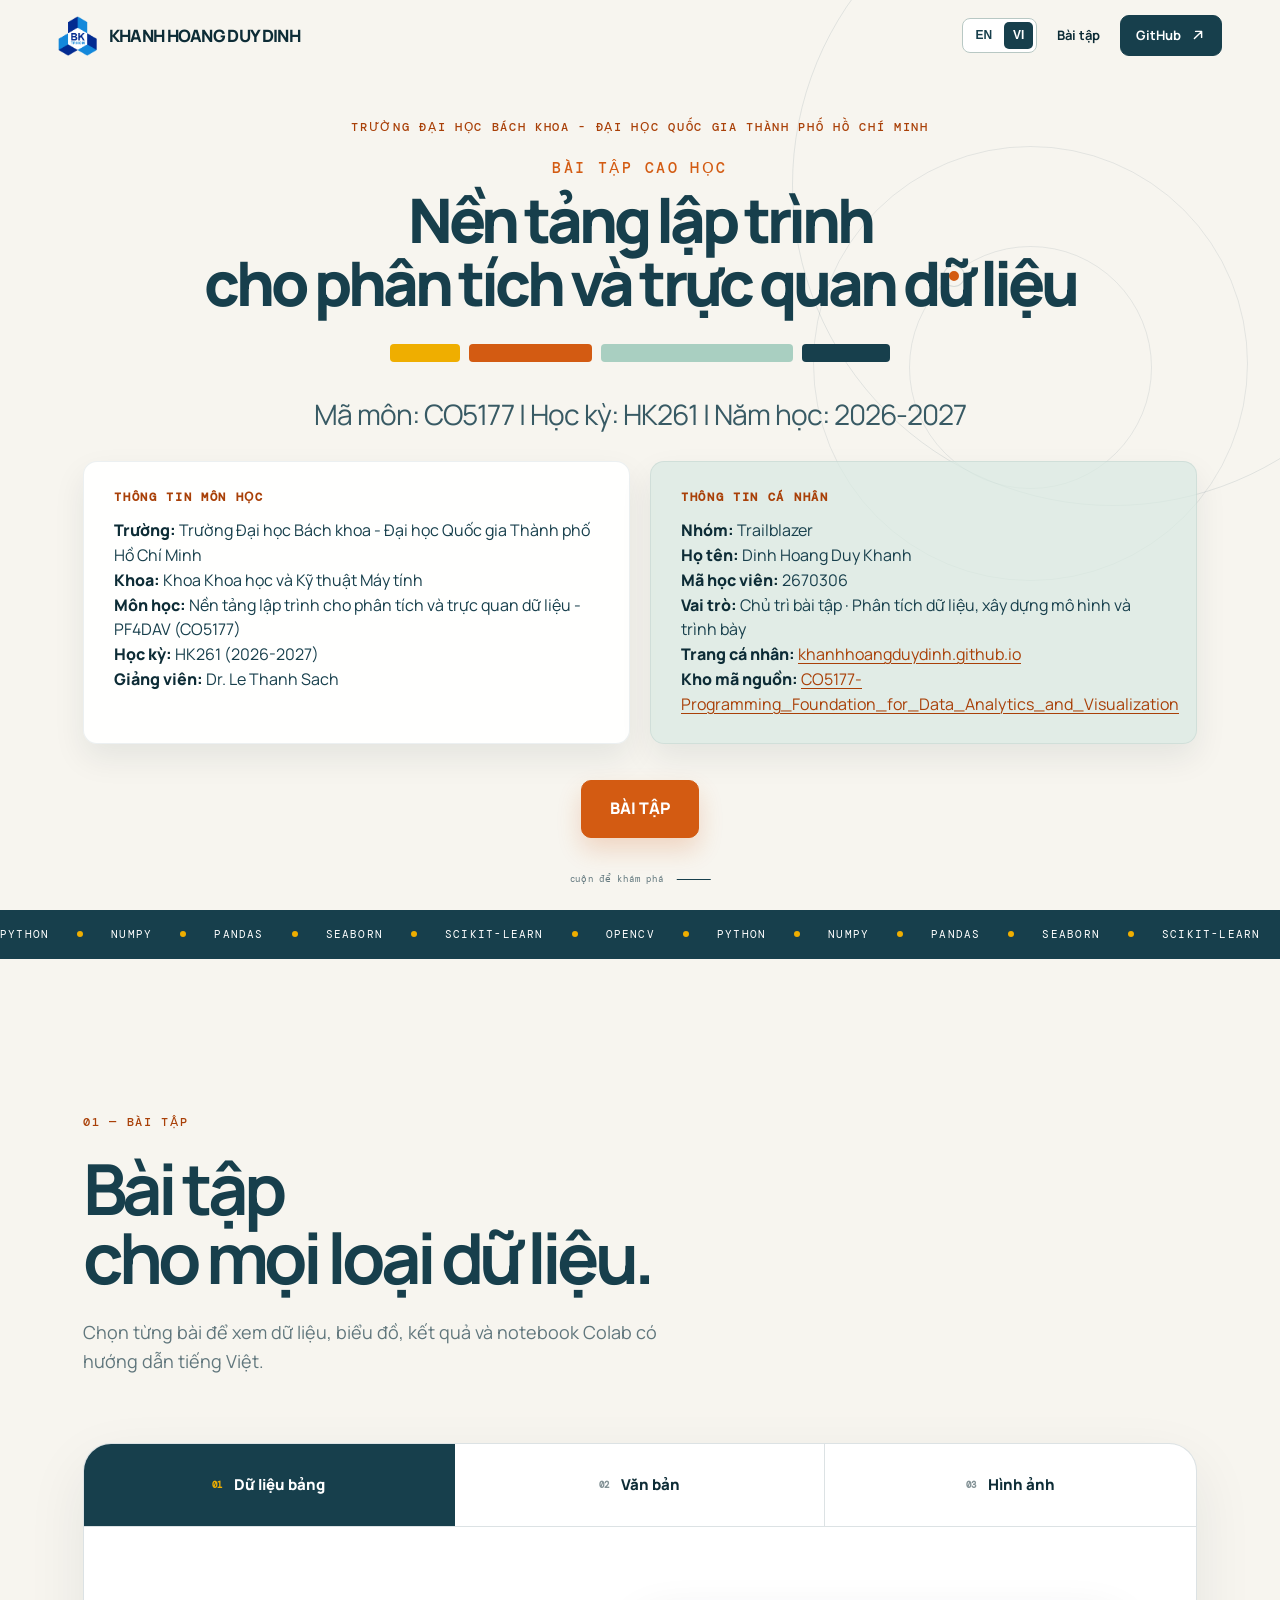
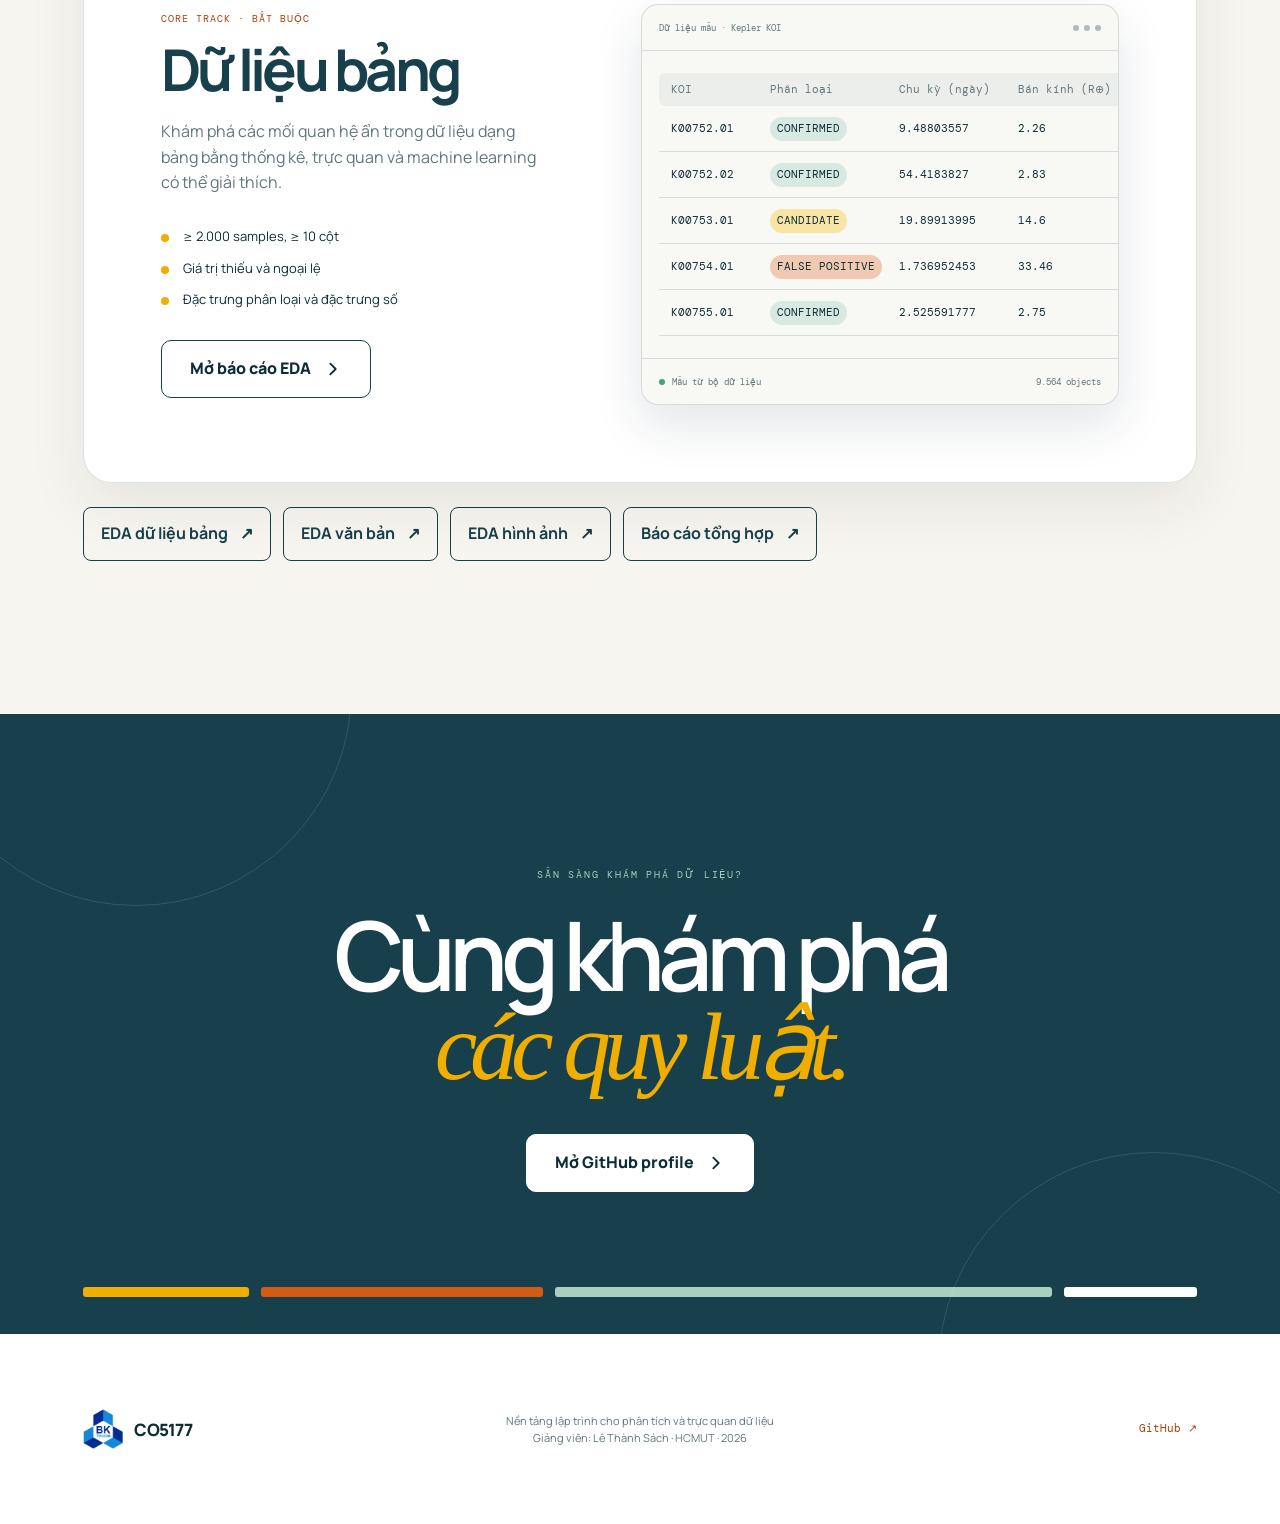
<file: index.html>
<!DOCTYPE html>
<html lang="vi">
  <head>
    <meta charset="UTF-8">
    <meta name="viewport" content="width=device-width, initial-scale=1.0">
    <meta
      name="description"
      content="Assignment for Programming Foundation for Data Analytics and Visualization (CO5177)."
    >
    <meta name="theme-color" content="#f7f5ef">
    <meta property="og:title" content="CO5177 — Bài tập phân tích và trực quan dữ liệu">
    <meta
      property="og:description"
      content="Bài tập phân tích dữ liệu dạng bảng, văn bản và hình ảnh của môn CO5177."
    >
    <meta property="og:type" content="website">
    <title>CO5177 | Bài tập phân tích và trực quan dữ liệu</title>
    <link rel="preconnect" href="https://fonts.googleapis.com">
    <link rel="preconnect" href="https://fonts.gstatic.com" crossorigin>
    <link
      href="https://fonts.googleapis.com/css2?family=DM+Mono:wght@400;500&family=Manrope:wght@400;500;600;700;800&display=swap"
      rel="stylesheet"
    >
    <link rel="stylesheet" href="assets/css/styles.css?v=2">
    <script>
      document.documentElement.classList.add("js");
    </script>
    <link rel="stylesheet" href="assets/css/i18n.css">
  </head>
  <body>
    <a class="skip-link" href="#main-content">Đi đến nội dung chính</a>

    <header class="site-header" data-header>
      <a class="brand" href="#top" aria-label="CO5177 - Trang chủ">
        <img class="brand-logo" src="assets/logo-bachkhoa.png" alt="Logo Bách Khoa TP.HCM">
        <span>KHANH HOANG DUY DINH</span>
      </a>

      <div class="language-switch" role="group" aria-label="Language / Ngôn ngữ"><button type="button" data-language="en" aria-pressed="false">EN</button><button type="button" data-language="vi" aria-pressed="false">VI</button></div>
      <button
        class="menu-toggle"
        type="button"
        aria-label="Mở menu"
        aria-expanded="false"
        aria-controls="site-nav"
        data-menu-toggle
      >
        <span></span><span></span>
      </button>

      <nav class="site-nav" id="site-nav" aria-label="Điều hướng chính" data-nav>
        <a href="#data-tracks">Tasks</a>
      </nav>

      <a
        class="header-cta"
        href="https://github.com/khanhhoangduydinh"
        target="_blank"
        rel="noreferrer"
      >
        GitHub
        <svg viewBox="0 0 20 20" aria-hidden="true">
          <path d="M5.5 14.5 14.5 5.5M7 5.5h7.5V13" />
        </svg>
      </a>
    </header>

    <main id="main-content">
      <section class="hero" id="top" aria-labelledby="hero-title">
        <div class="hero-orbit hero-orbit-one" aria-hidden="true"></div>
        <div class="hero-orbit hero-orbit-two" aria-hidden="true"></div>

        <div class="hero-copy">
          <p class="eyebrow reveal">
            HO CHI MINH CITY UNIVERSITY OF TECHNOLOGY - VIETNAM NATIONAL UNIVERSITY HO CHI MINH CITY
          </p>
          <h1 id="hero-title" class="reveal">
            <span>MASTER'S ASSIGNMENTS</span>
            <span class="hero-title-accent">Programming Foundation<br>for Data Analytics and Visualization</span>
          </h1>
          <div class="signal-bars reveal" aria-hidden="true">
            <span></span><span></span><span></span><span></span>
          </div>
          <p class="hero-lead reveal">
            Course ID: CO5177 | Semester: HK261 | Academic Year: 2026-2027
          </p>
          <div class="hero-info-grid reveal">
            <aside class="course-info" aria-label="Course information">
              <span class="info-card-label">COURSE INFORMATION</span>
              <p><strong>University:</strong> Ho Chi Minh City University of Technology (HCMUT) - Vietnam National University Ho Chi Minh City (VNU-HCM)</p>
              <p><strong>Faculty:</strong> Faculty of Computer Science and Engineering (CSE)</p>
              <p><strong>Course:</strong> Programming Foundation for Data Analytics and Visualization - PF4DAV (CO5177)</p>
              <p><strong>Semester:</strong> HK261 (2026-2027)</p>
              <p><strong>Lecturer:</strong> Dr. Le Thanh Sach</p>
            </aside>
            <aside class="course-info personal-info" aria-label="Personal information">
              <span class="info-card-label">PERSONAL INFORMATION</span>
              <p><strong>Group:</strong> Trailblazer</p>
              <p><strong>Name:</strong> Dinh Hoang Duy Khanh</p>
              <p><strong>Student ID:</strong> 2670306</p>
              <p><strong>Role:</strong> Project owner · Data analysis, modeling and presentation</p>
              <p><strong>Personal Website:</strong> <a class="info-link" href="https://khanhhoangduydinh.github.io" target="_blank" rel="noreferrer">khanhhoangduydinh.github.io</a></p>
              <p><strong>Repository:</strong> <a class="info-link" href="https://github.com/khanhhoangduydinh/CO5177-Programming_Foundation_for_Data_Analytics_and_Visualization" target="_blank" rel="noreferrer">CO5177-Programming_Foundation_for_Data_Analytics_and_Visualization</a></p>
            </aside>
          </div>
          <div class="hero-actions reveal">
            <a
              class="button button-primary"
              href="#data-tracks"
            >
              TASKS
            </a>
          </div>
        </div>

        <div class="scroll-cue" aria-hidden="true">
          <span>scroll to explore</span>
          <i></i>
        </div>
      </section>

      <section class="ticker" aria-label="Các công nghệ sử dụng">
        <div class="ticker-track">
          <span>PYTHON</span><i></i><span>NUMPY</span><i></i><span>PANDAS</span><i></i>
          <span>SEABORN</span><i></i><span>SCIKIT-LEARN</span><i></i><span>OPENCV</span><i></i>
          <span aria-hidden="true">PYTHON</span><i aria-hidden="true"></i>
          <span aria-hidden="true">NUMPY</span><i aria-hidden="true"></i>
          <span aria-hidden="true">PANDAS</span><i aria-hidden="true"></i>
          <span aria-hidden="true">SEABORN</span><i aria-hidden="true"></i>
          <span aria-hidden="true">SCIKIT-LEARN</span><i aria-hidden="true"></i>
          <span aria-hidden="true">OPENCV</span><i aria-hidden="true"></i>
        </div>
      </section>

      <section class="section tracks-section" id="data-tracks">
        <div class="section-heading reveal">
          <p class="section-kicker">01 — TASKS</p>
          <h2>Tasks<br>cho mọi loại dữ liệu.</h2>
          <p>Chọn từng bài để xem dữ liệu, biểu đồ, kết quả và notebook Colab có hướng dẫn tiếng Việt.</p>
        </div>

        <div class="track-shell reveal">
          <div class="track-tabs" role="tablist" aria-label="Chọn loại dữ liệu">
            <button
              type="button"
              role="tab"
              aria-selected="true"
              aria-controls="track-panel"
              id="tab-tabular"
              data-track="tabular"
            >
              <span>01</span> Tabular
            </button>
            <button
              type="button"
              role="tab"
              aria-selected="false"
              aria-controls="track-panel"
              id="tab-text"
              data-track="text"
            >
              <span>02</span> Text
            </button>
            <button
              type="button"
              role="tab"
              aria-selected="false"
              aria-controls="track-panel"
              id="tab-image"
              data-track="image"
            >
              <span>03</span> Image
            </button>
          </div>

          <div class="track-panel" id="track-panel" role="tabpanel" aria-labelledby="tab-tabular">
            <div class="track-copy">
              <p class="track-type" data-track-type>CORE TRACK · BẮT BUỘC</p>
              <h3 data-track-title>Tabular Data</h3>
              <p data-track-description>
                Khám phá các mối quan hệ ẩn trong dữ liệu dạng bảng bằng thống kê,
                trực quan và machine learning có thể giải thích.
              </p>
              <ul class="track-list" data-track-list>
                <li>≥ 2.000 samples, ≥ 10 cột</li>
                <li>Missing values &amp; outliers</li>
                <li>Categorical + numerical features</li>
              </ul>
              <a class="track-report-link button button-secondary" data-report-link href="tabular-eda.html">
                Mở báo cáo EDA
                <svg viewBox="0 0 20 20" aria-hidden="true">
                  <path d="m7 4 6 6-6 6" />
                </svg>
              </a>
            </div>

            <div class="data-preview" aria-live="polite">
              <div class="preview-toolbar">
                <span data-preview-name>Dữ liệu mẫu · Kepler KOI</span>
                <div><i></i><i></i><i></i></div>
              </div>
              <div class="preview-visual preview-table" data-preview tabindex="0" aria-label="Dữ liệu mẫu">
                <div class="table-head">
                  <span>KOI</span><span>Phân loại</span><span>Chu kỳ (ngày)</span><span>Bán kính (R⊕)</span>
                </div>
                <div><span>K00752.01</span><span class="pill pill-mint">CONFIRMED</span><span>9.48803557</span><span>2.26</span></div>
                <div><span>K00752.02</span><span class="pill pill-mint">CONFIRMED</span><span>54.4183827</span><span>2.83</span></div>
                <div><span>K00753.01</span><span class="pill pill-yellow">CANDIDATE</span><span>19.89913995</span><span>14.6</span></div>
                <div><span>K00754.01</span><span class="pill pill-orange">FALSE POSITIVE</span><span>1.736952453</span><span>33.46</span></div>
                <div><span>K00755.01</span><span class="pill pill-mint">CONFIRMED</span><span>2.525591777</span><span>2.75</span></div>
              </div>
              <div class="preview-foot">
                <span><i></i> Mẫu từ bộ dữ liệu</span>
                <span data-preview-count>9.564 objects</span>
              </div>
            </div>
          </div>
        </div>
        <nav class="task-quick-links" aria-label="Truy cập nhanh các bài tập và báo cáo">
          <a href="tabular-eda.html">Tabular EDA <span aria-hidden="true">↗</span></a>
          <a href="text-eda.html">Text EDA <span aria-hidden="true">↗</span></a>
          <a href="image-eda.html">Image EDA <span aria-hidden="true">↗</span></a>
          <a href="CO5177%20Report%20Latex/report.pdf">Báo cáo tổng hợp <span aria-hidden="true">↗</span></a>
        </nav>
      </section>

      <section class="cta-section">
        <div class="cta-content reveal">
          <p>READY TO FOLLOW THE DATA?</p>
          <h2>Let’s make the pattern<br><em>visible.</em></h2>
          <a
            class="button button-light"
            href="https://github.com/khanhhoangduydinh"
            target="_blank"
            rel="noreferrer"
          >
            Mở GitHub profile
            <svg viewBox="0 0 20 20" aria-hidden="true">
              <path d="m7 4 6 6-6 6" />
            </svg>
          </a>
        </div>
        <div class="cta-bars" aria-hidden="true">
          <span></span><span></span><span></span><span></span>
        </div>
      </section>
    </main>

    <footer class="site-footer">
      <a class="brand footer-brand" href="#top">
        <img class="brand-logo" src="assets/logo-bachkhoa.png" alt="Logo Bách Khoa TP.HCM">
        <span>CO5177</span>
      </a>
      <p>
        Nền tảng lập trình cho phân tích và trực quan dữ liệu<br>
        Giảng viên: Lê Thành Sách · HCMUT · 2026
      </p>
      <a
        href="https://github.com/khanhhoangduydinh"
        target="_blank"
        rel="noreferrer"
      >
        GitHub ↗
      </a>
    </footer>

    <script src="assets/js/script.js?v=2"></script>
    <script src="assets/js/i18n.js"></script>
  </body>
</html>
</file>
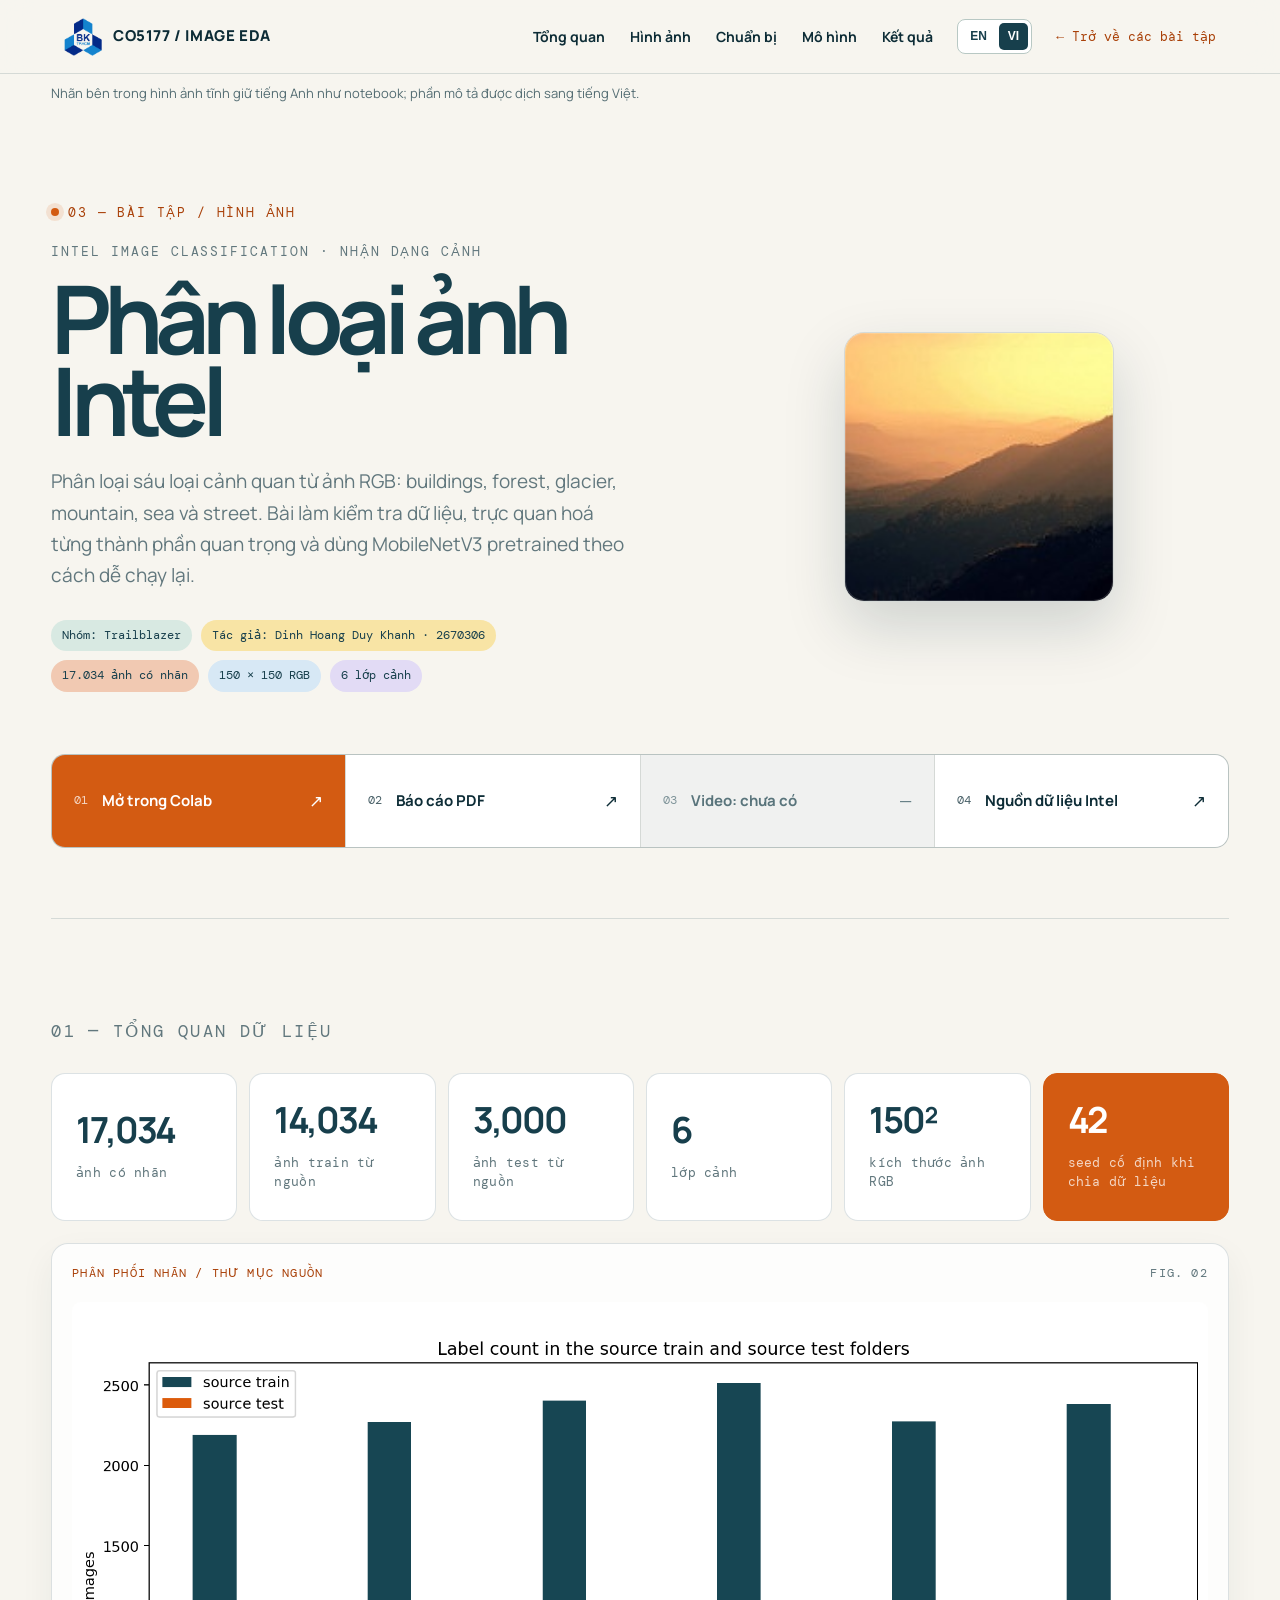
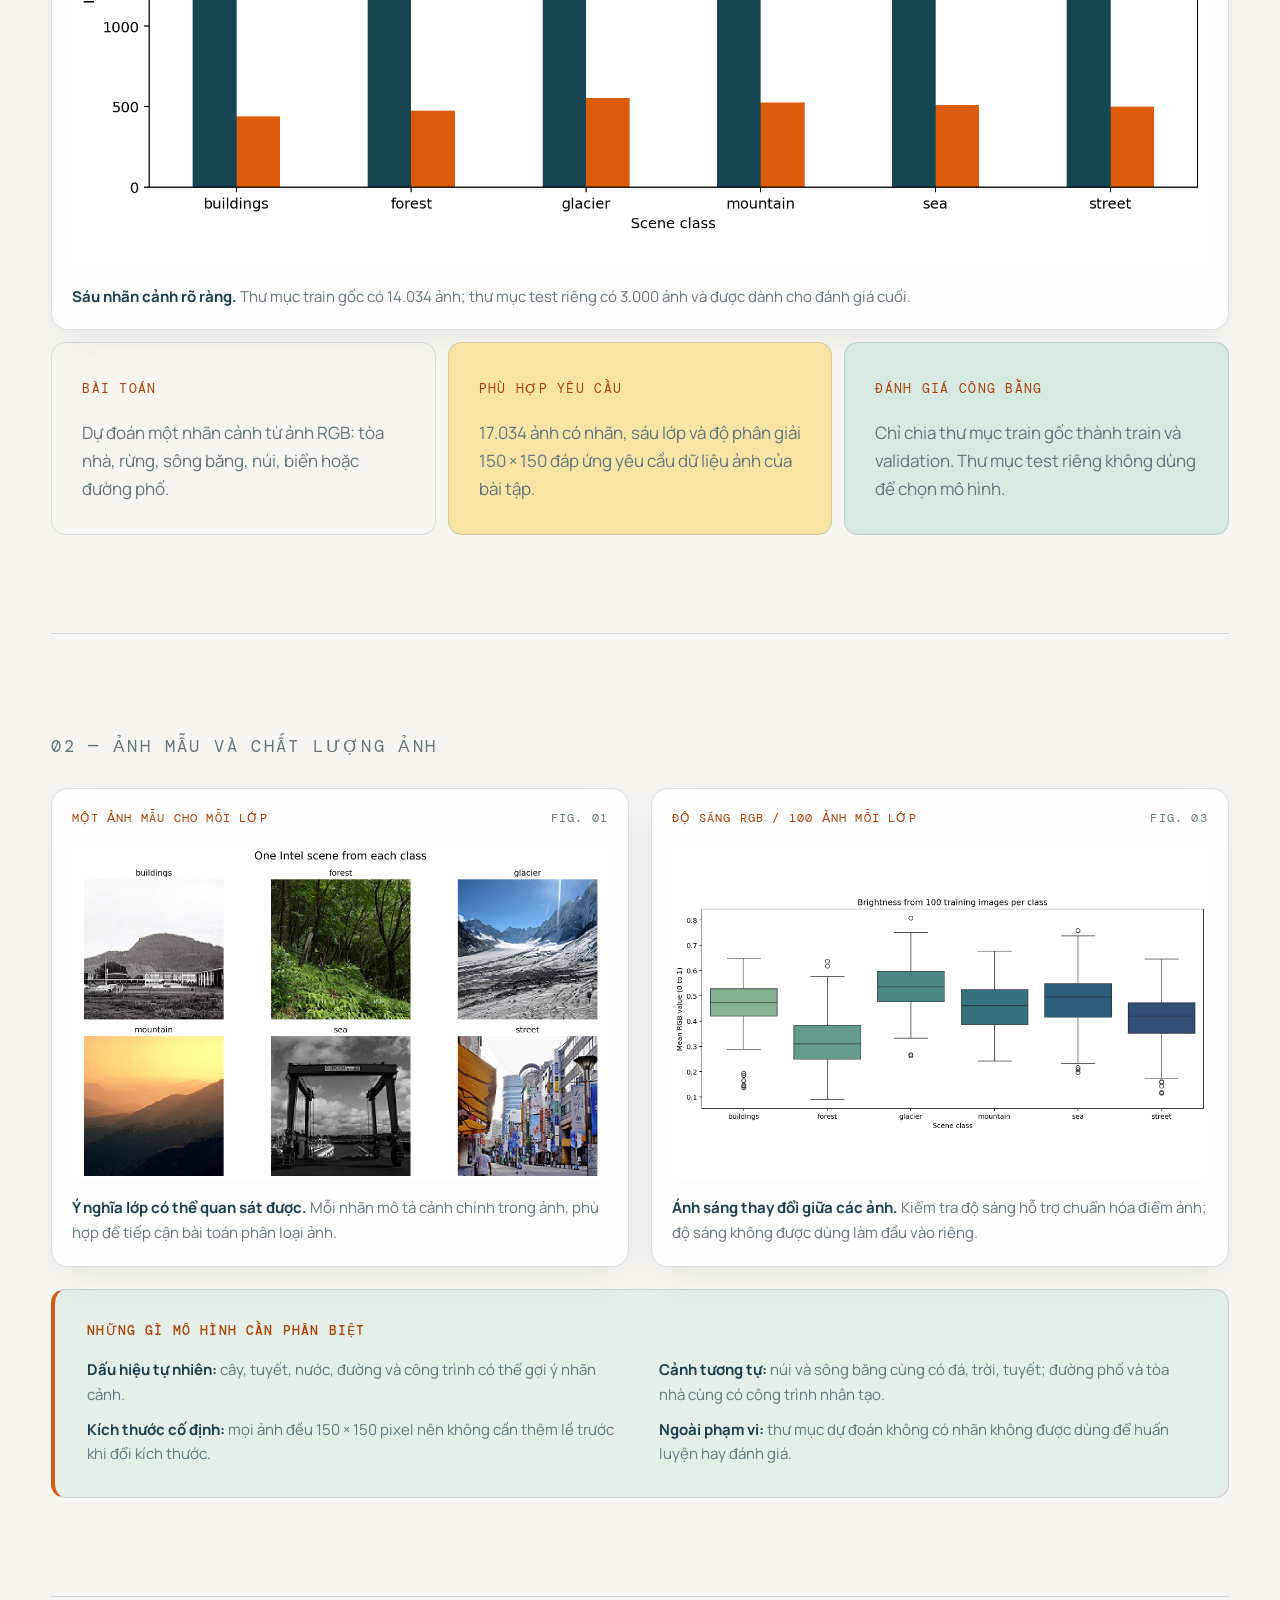
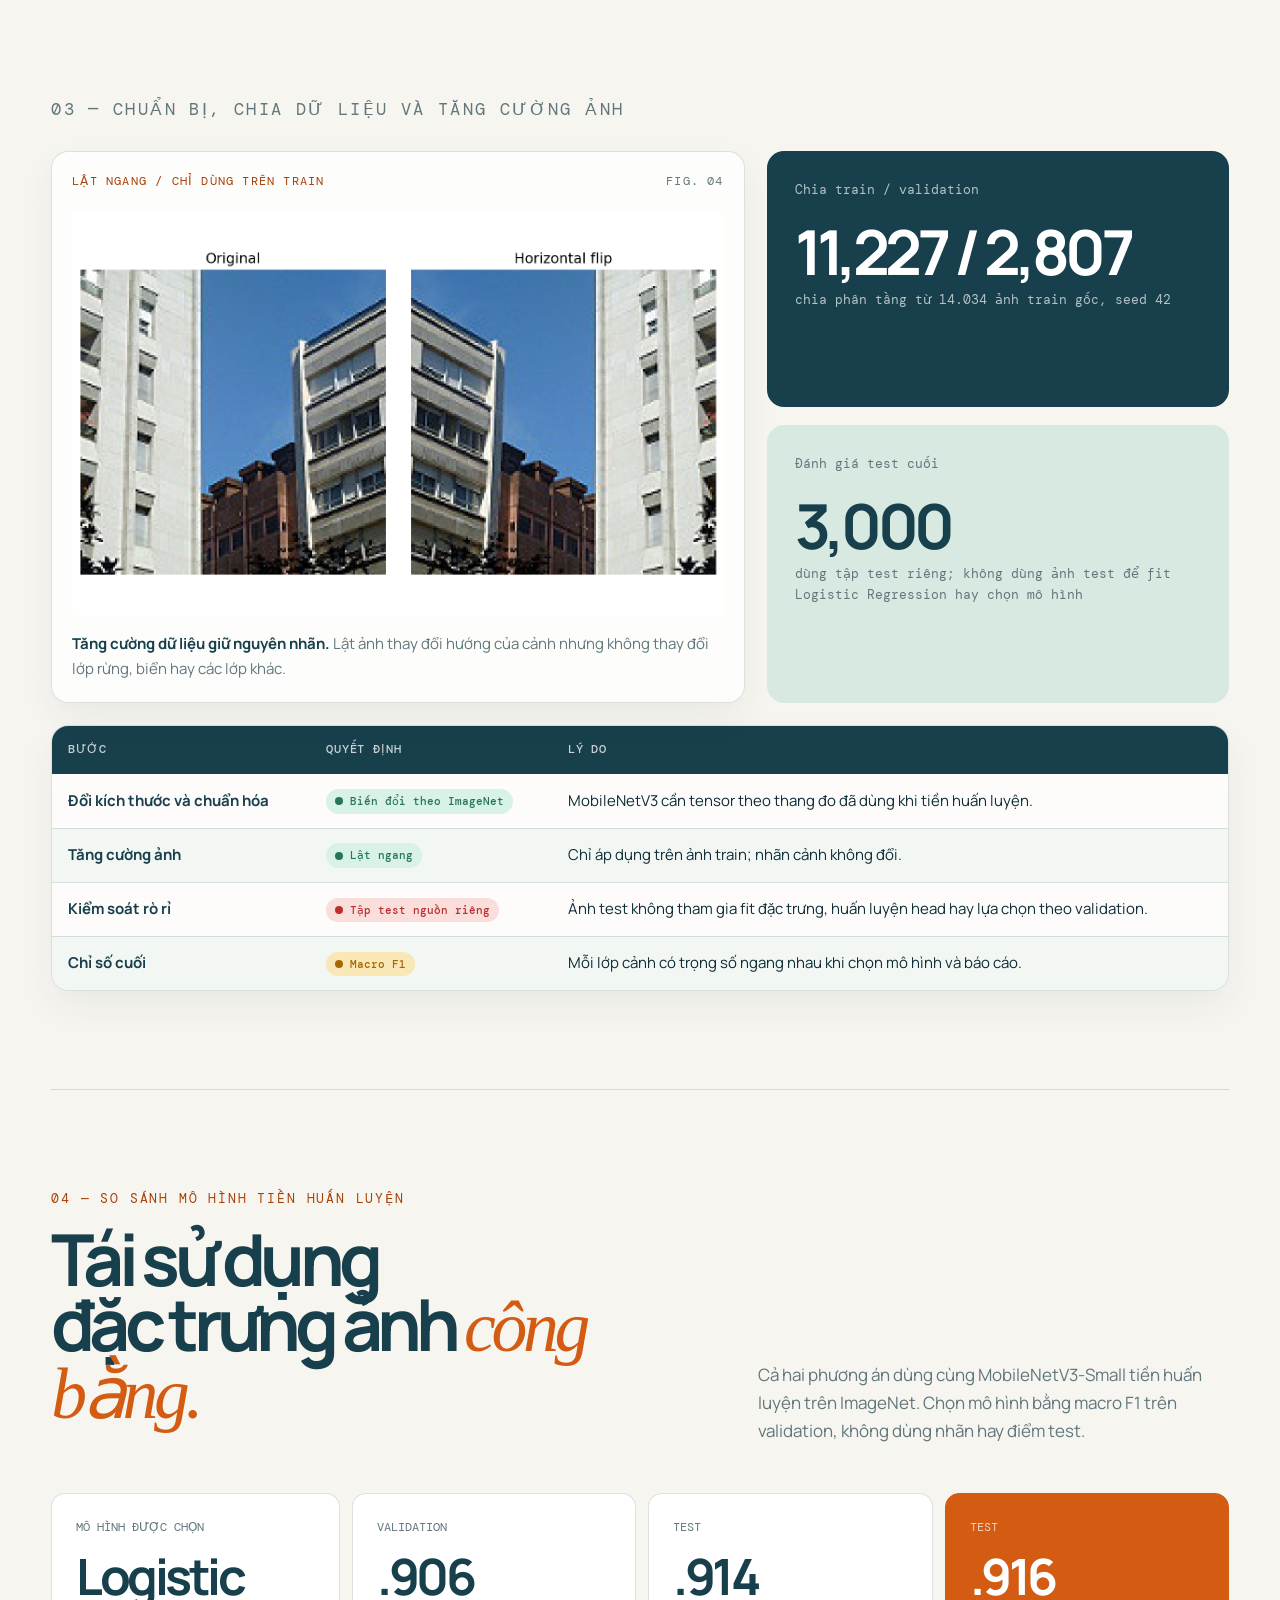
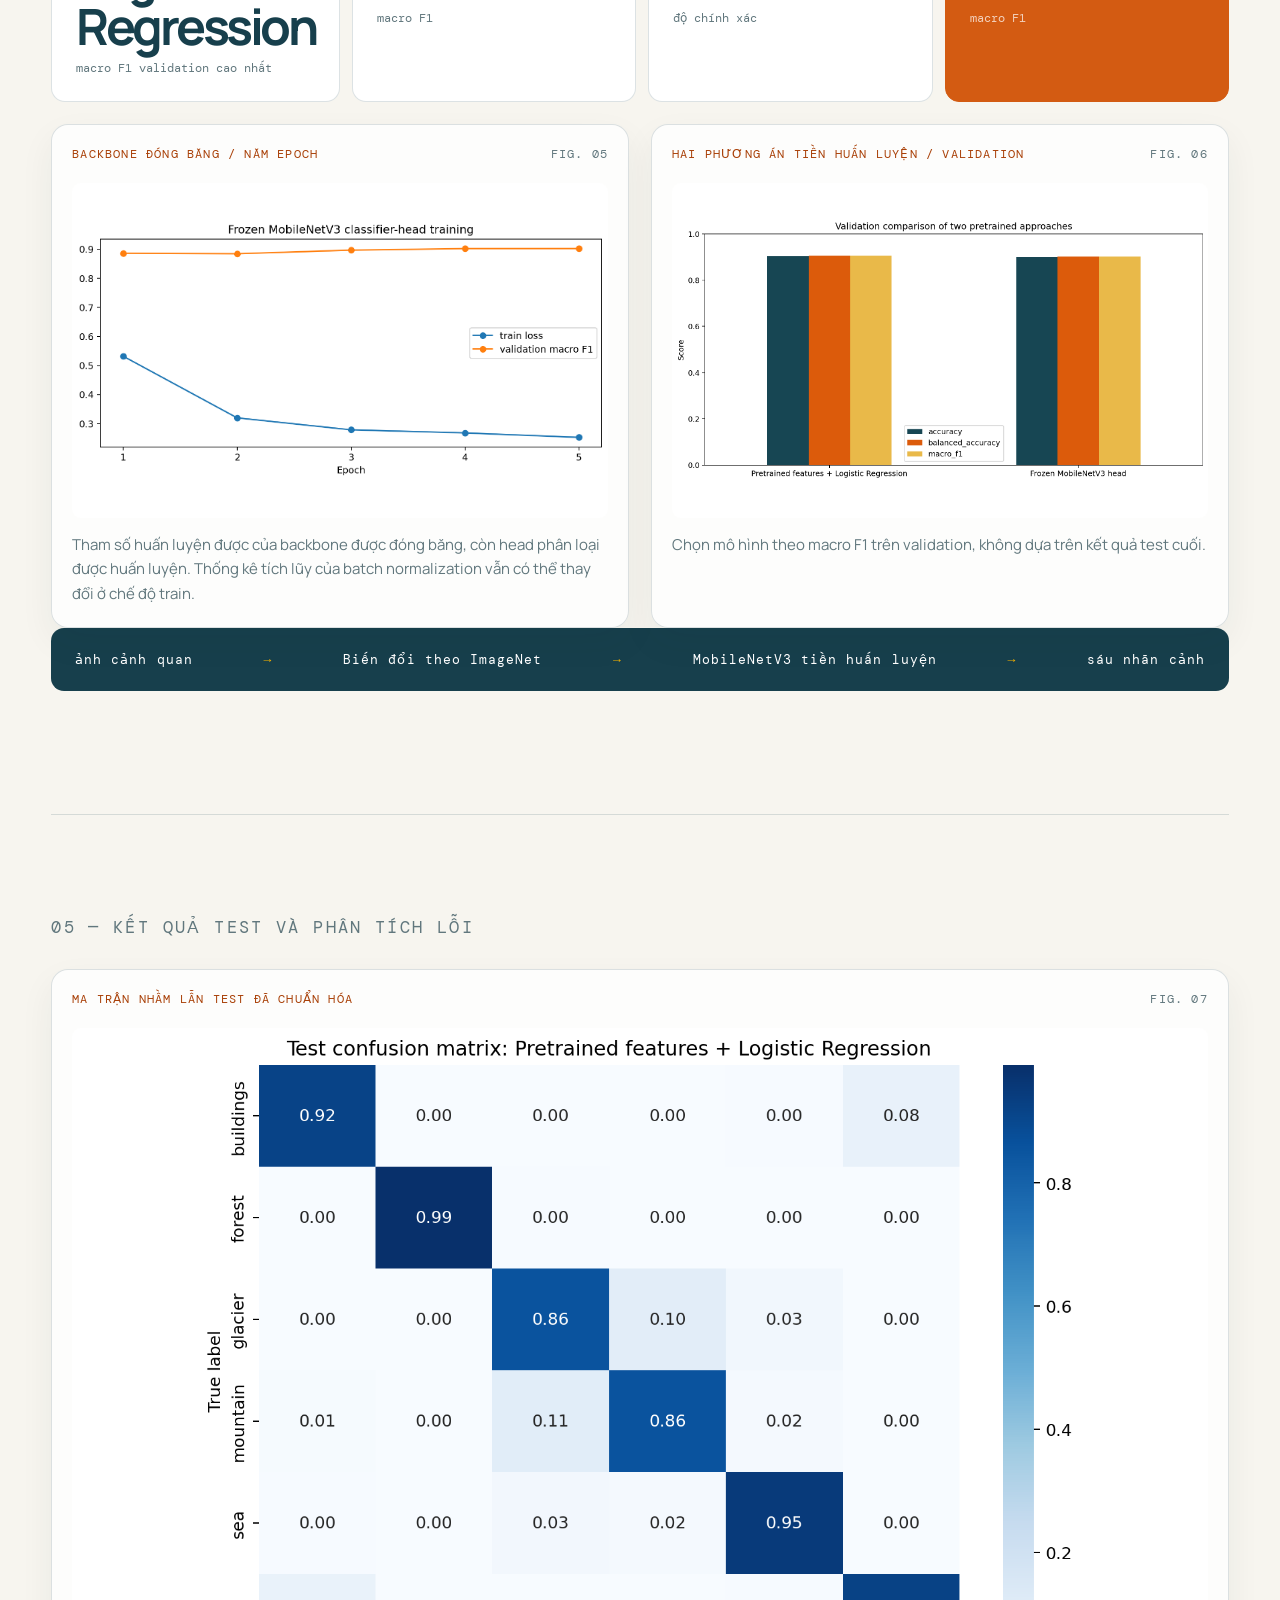
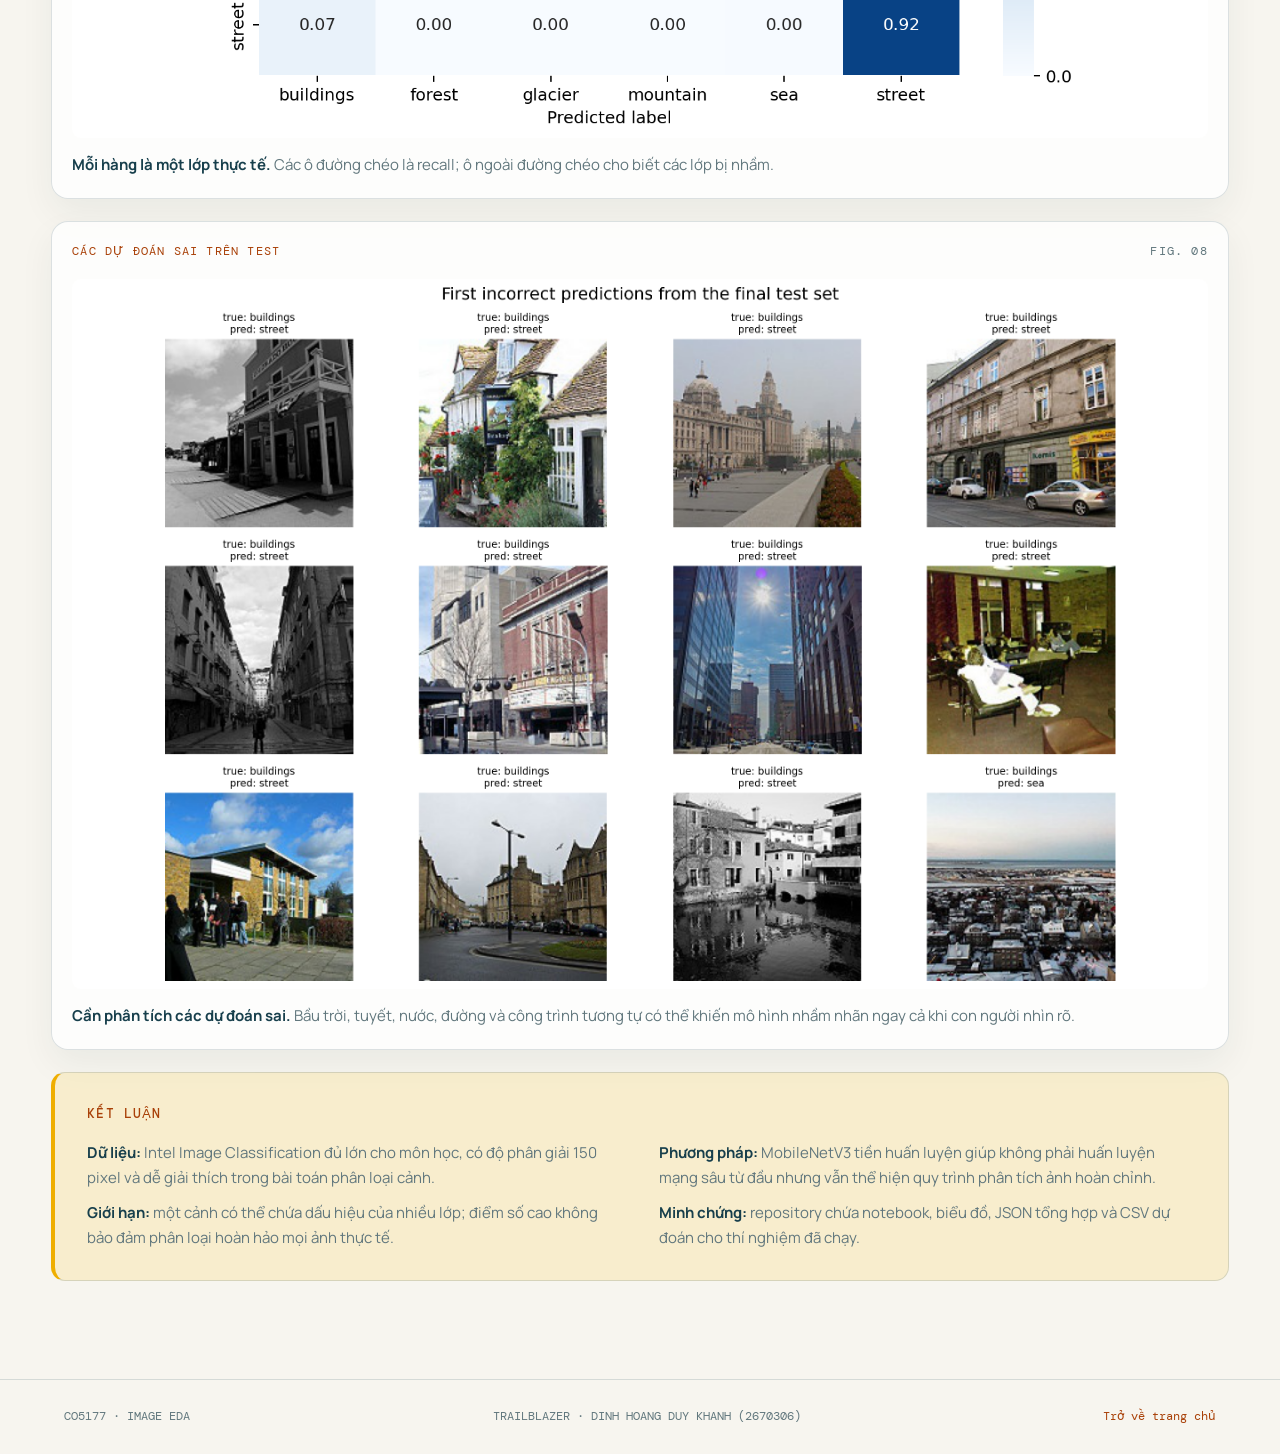
<file: image-eda.html>
<!DOCTYPE html>
<html lang="vi">
  <head>
    <meta charset="UTF-8">
    <meta name="viewport" content="width=device-width, initial-scale=1.0">
    <meta name="description" content="Intel Image Classification: scene EDA and pretrained MobileNetV3 classification for CO5177.">
    <meta name="theme-color" content="#f7f5ef">
    <title>Intel Image Classification · Image EDA | CO5177</title>
    <link rel="preconnect" href="https://fonts.googleapis.com">
    <link rel="preconnect" href="https://fonts.gstatic.com" crossorigin>
    <link href="https://fonts.googleapis.com/css2?family=DM+Mono:wght@400;500&family=Manrope:wght@400;500;600;700;800&display=swap" rel="stylesheet">
    <link rel="stylesheet" href="assets/css/eda.css?v=2">
    <link rel="stylesheet" href="assets/css/i18n.css">
  </head>
  <body>
    <a class="skip-link" href="#main-content">Bỏ qua đến nội dung</a>

    <header class="eda-header">
      <a class="eda-brand" href="index.html#data-tracks" aria-label="Quay lại các bài tập CO5177">
        <img src="assets/logo-bachkhoa.png" alt="Logo Bách Khoa TP.HCM">
        <span>CO5177 / IMAGE EDA</span>
      </a>
      <nav aria-label="Điều hướng báo cáo Image EDA">
        <a href="#overview">Overview</a>
        <a href="#images">Images</a>
        <a href="#prepare">Prepare</a>
        <a href="#models">Models</a>
        <a href="#results">Results</a>
      </nav>
      <div class="language-switch" role="group" aria-label="Language / Ngôn ngữ"><button type="button" data-language="en" aria-pressed="false">EN</button><button type="button" data-language="vi" aria-pressed="false">VI</button></div>
      <a class="back-link" href="index.html#data-tracks">← Back to Tasks</a>
    </header>

    <main id="main-content">
      <p class="static-chart-note eda-section" hidden>Nhãn bên trong hình ảnh tĩnh giữ tiếng Anh như notebook; phần mô tả được dịch sang tiếng Việt.</p>
      <section class="eda-hero" id="top">
        <p class="kicker"><span></span>03 — TASKS / IMAGE</p>
        <div class="hero-layout">
          <div>
            <p class="eyebrow">INTEL IMAGE CLASSIFICATION · SCENE RECOGNITION</p>
            <h1>Intel Image<br>Classification</h1>
            <p class="hero-intro">
              Phân loại sáu loại cảnh quan từ ảnh RGB: buildings, forest, glacier,
              mountain, sea và street. Bài làm kiểm tra dữ liệu, trực quan hoá từng
              thành phần quan trọng và dùng MobileNetV3 pretrained theo cách dễ chạy lại.
            </p>
            <div class="hero-tags" aria-label="Thẻ dữ liệu">
              <span>Group: Trailblazer</span><span>Author: Dinh Hoang Duy Khanh · 2670306</span><span>17,034 labelled images</span><span>150 × 150 RGB</span><span>6 scene classes</span>
            </div>
          </div>
          <figure class="hero-visual image-hero-visual">
            <img src="assets/intel-mountain-example.jpg" alt="Cảnh núi lúc hoàng hôn, một ảnh thuộc lớp mountain trong bộ dữ liệu Intel Image Classification">
          </figure>
        </div>

        <div class="resource-bar" aria-label="Tài nguyên bài Image">
          <a class="resource-primary" href="https://colab.research.google.com/github/khanhhoangduydinh/CO5177-Programming_Foundation_for_Data_Analytics_and_Visualization/blob/main/notebooks/image_intel_eda.ipynb" target="_blank" rel="noreferrer">
            <span>01</span><strong>Open in Colab</strong><i>↗</i>
          </a>
          <a href="CO5177%20Report%20Latex/report.pdf" target="_blank" rel="noreferrer">
            <span>02</span><strong>PDF report</strong><i>↗</i>
          </a>
          <div class="resource-unavailable" aria-label="Video thuyết trình chưa có">
            <span>03</span><strong>Video: chưa có</strong><i>—</i>
          </div>
          <a href="https://www.kaggle.com/datasets/puneet6060/intel-image-classification" target="_blank" rel="noreferrer">
            <span>04</span><strong>Intel dataset source</strong><i>↗</i>
          </a>
        </div>
      </section>

      <section class="eda-section" id="overview">
        <div class="section-heading compact"><p class="kicker">01 — DATASET OVERVIEW</p></div>
        <div class="metric-grid">
          <article><strong>17,034</strong><span>labelled images</span></article>
          <article><strong>14,034</strong><span>source train images</span></article>
          <article><strong>3,000</strong><span>source test images</span></article>
          <article><strong>6</strong><span>scene classes</span></article>
          <article><strong>150²</strong><span>RGB pixels per image</span></article>
          <article class="accent"><strong>42</strong><span>fixed split seed</span></article>
        </div>
        <figure class="analysis-figure full-figure overview-target">
          <div class="figure-label"><span>LABEL DISTRIBUTION / SOURCE FOLDERS</span><i>FIG. 02</i></div>
          <img src="reports/figures/intel_02_class_distribution.png" alt="Class counts in the Intel source train and test folders" loading="lazy">
          <figcaption><b>Six clear scene labels.</b> The labelled source training folder has 14,034 images and the separate source test folder has 3,000 images. The test folder is reserved for the final evaluation.</figcaption>
        </figure>
        <div class="context-grid">
          <article><span>PROBLEM</span><p>Predict one scene label from one RGB image: buildings, forest, glacier, mountain, sea, or street.</p></article>
          <article><span>ASSIGNMENT FIT</span><p>17,034 labelled images, six classes and 150 × 150 resolution satisfy the Image Data constraints without using a toy dataset.</p></article>
          <article><span>FAIR EVALUATION</span><p>Only the source training folder is split into train and validation data. The separate source test folder is not used for model selection.</p></article>
        </div>
      </section>

      <section class="eda-section" id="images">
        <div class="section-heading compact"><p class="kicker">02 — SCENE EXAMPLES &amp; IMAGE QUALITY</p></div>
        <div class="figure-grid two-figure">
          <figure class="analysis-figure">
            <div class="figure-label"><span>ONE EXAMPLE FROM EACH CLASS</span><i>FIG. 01</i></div>
            <img src="reports/figures/intel_01_scene_examples.png" alt="Six Intel scene examples, one for each class" loading="lazy">
            <figcaption><b>Class meaning is visible.</b> Each label describes the main scene in the image, so the task is accessible for a first image-classification project.</figcaption>
          </figure>
          <figure class="analysis-figure">
            <div class="figure-label"><span>RGB BRIGHTNESS / 100 IMAGES PER CLASS</span><i>FIG. 03</i></div>
            <img src="reports/figures/intel_03_brightness_by_class.png" alt="Brightness distribution for 100 training images in each Intel class" loading="lazy">
            <figcaption><b>Lighting is not constant.</b> The brightness check supports pixel normalization, but brightness is not used as a separate model input.</figcaption>
          </figure>
        </div>
        <aside class="insight-panel mint-panel">
          <span class="panel-label">WHAT THE MODEL MUST DISTINGUISH</span>
          <div class="insight-grid">
            <p><b>Natural cues:</b> trees, snow, water, roads and building structures can indicate a scene label.</p>
            <p><b>Similar views:</b> mountain and glacier can share rock, sky and snow; street and buildings can share man-made structures.</p>
            <p><b>Fixed size:</b> every image is 150 × 150 pixels, so no padding is needed before the pretrained resize step.</p>
            <p><b>Out of scope:</b> the unlabelled prediction folder is not included in training or evaluation.</p>
          </div>
        </aside>
      </section>

      <section class="eda-section" id="prepare">
        <div class="section-heading compact"><p class="kicker">03 — PREPARATION, SPLIT &amp; AUGMENTATION</p></div>
        <div class="figure-grid split-figure">
          <figure class="analysis-figure">
            <div class="figure-label"><span>HORIZONTAL FLIP / TRAINING ONLY</span><i>FIG. 04</i></div>
            <img src="reports/figures/intel_04_augmentation_example.png" alt="Original scene image and its horizontally flipped version" loading="lazy">
            <figcaption><b>Label-preserving augmentation.</b> Mirroring a scene changes its orientation but does not change whether it is forest, sea, or another class.</figcaption>
          </figure>
          <div class="quality-stack">
            <article class="quality-stat"><span>Train / validation split</span><strong>11,227 / 2,807</strong><small>stratified split from the 14,034 source training images, random seed 42</small></article>
            <article class="quality-stat alternate"><span>Final test evaluation</span><strong>3,000</strong><small>separate source-test images; no test image is used to fit Logistic Regression or select a model</small></article>
          </div>
        </div>
        <div class="table-card missing-card">
          <table>
            <thead><tr><th>Step</th><th>Decision</th><th>Reason</th></tr></thead>
            <tbody>
              <tr><td>Resize and normalize</td><td><span class="severity low">ImageNet transform</span></td><td>MobileNetV3 expects tensors in the scale used during pretraining.</td></tr>
              <tr><td>Augmentation</td><td><span class="severity low">Horizontal flip</span></td><td>Applied only on training images; the scene label remains unchanged.</td></tr>
              <tr><td>Leakage control</td><td><span class="severity critical">Separate source test</span></td><td>Test images never enter feature fitting, head training, or validation-based selection.</td></tr>
              <tr><td>Final metric</td><td><span class="severity moderate">Macro F1</span></td><td>Every scene class contributes equally to model selection and final reporting.</td></tr>
            </tbody>
          </table>
        </div>
      </section>

      <section class="eda-section" id="models">
        <div class="section-heading row-heading">
          <div><p class="kicker">04 — PRETRAINED MODEL COMPARISON</p><h2>Reuse visual<br>features <em>fairly.</em></h2></div>
          <p>Both approaches start from the same ImageNet-pretrained MobileNetV3-Small. Validation macro F1 chooses the final model; test labels and metrics are not used for that choice.</p>
        </div>
        <div class="model-score-grid">
          <article><span>SELECTED MODEL</span><strong data-selected-model>—</strong><small>highest validation macro F1</small></article>
          <article><span>VALIDATION</span><strong data-validation-f1>—</strong><small>macro F1</small></article>
          <article><span>TEST</span><strong data-test-accuracy>—</strong><small>accuracy</small></article>
          <article class="highlight"><span>TEST</span><strong data-test-macro>—</strong><small>macro F1</small></article>
        </div>
        <div class="figure-grid two-figure">
          <figure class="analysis-figure">
            <div class="figure-label"><span>FROZEN BACKBONE / FIVE EPOCHS</span><i>FIG. 05</i></div>
            <img src="reports/figures/intel_05_training_history.png" alt="Training loss and validation macro F1 over five epochs" loading="lazy">
            <figcaption>The backbone's trainable parameters are frozen and the classifier head is trained. Batch-normalization running statistics can still change in training mode.</figcaption>
          </figure>
          <figure class="analysis-figure">
            <div class="figure-label"><span>TWO PRETRAINED APPROACHES / VALIDATION</span><i>FIG. 06</i></div>
            <img src="reports/figures/intel_06_model_comparison.png" alt="Validation metric comparison for Logistic Regression and frozen MobileNetV3 head" loading="lazy">
            <figcaption>Model selection follows validation macro F1 instead of choosing from the final test results.</figcaption>
          </figure>
        </div>
        <div class="pipeline-strip" aria-label="Mô hình xử lý ảnh">
          <span>scene image</span><i>→</i><span>ImageNet transform</span><i>→</i><span>MobileNetV3 pretrained</span><i>→</i><span>six scene labels</span>
        </div>
      </section>

      <section class="eda-section" id="results">
        <div class="section-heading compact"><p class="kicker">05 — FINAL TEST RESULTS &amp; ERROR REVIEW</p></div>
        <figure class="analysis-figure full-figure">
          <div class="figure-label"><span>NORMALIZED TEST CONFUSION MATRIX</span><i>FIG. 07</i></div>
          <img src="reports/figures/intel_07_confusion_matrix.png" alt="Normalized confusion matrix of final Intel scene predictions" loading="lazy">
          <figcaption><b>Read each row as one true class.</b> Diagonal cells are recalls; off-diagonal cells show scene labels that the selected model confuses.</figcaption>
        </figure>
        <figure class="analysis-figure full-figure">
          <div class="figure-label"><span>INCORRECT TEST PREDICTIONS</span><i>FIG. 08</i></div>
          <img src="reports/figures/intel_08_error_examples.png" alt="Examples of incorrectly predicted Intel test scenes" loading="lazy">
          <figcaption><b>Error review matters.</b> Similar sky, snow, water, roads, and man-made objects can cause a wrong label even when the image is clear to a person.</figcaption>
        </figure>
        <aside class="insight-panel yellow-panel">
          <span class="panel-label">CONCLUSION</span>
          <div class="insight-grid">
            <p><b>Dataset:</b> Intel Image Classification is large enough for the course, has a suitable 150-pixel resolution, and is easier to explain than a fine-grained astronomy task.</p>
            <p><b>Method:</b> pretrained MobileNetV3 avoids training a deep network from zero while still showing a complete image-analysis pipeline.</p>
            <p><b>Limit:</b> one scene may contain cues from several labels, so a strong score does not mean every real-world photograph can be classified perfectly.</p>
            <p><b>Evidence:</b> the repository contains the notebook, figures, summary JSON and prediction CSV for the recorded experiment.</p>
          </div>
        </aside>
      </section>
    </main>

    <footer class="eda-footer">
      <span>CO5177 · IMAGE EDA</span>
      <span>TRAILBLAZER · DINH HOANG DUY KHANH (2670306)</span>
      <a href="index.html#data-tracks">Return to landing page</a>
    </footer>

    <script>
      const format = (value) => Number(value).toFixed(3).replace(/^0/, "");
      fetch("reports/image_intel_summary.json")
        .then((response) => response.ok ? response.json() : null)
        .then((summary) => {
          if (!summary) return;
          const selected = summary.selected_model;
          const validation = summary.validation_scores[selected].macro_f1;
          const test = summary.test_scores;
          document.querySelector("[data-selected-model]").textContent = selected.replace("Pretrained features + ", "").replace("Frozen MobileNetV3 head", "Frozen head");
          document.querySelector("[data-validation-f1]").textContent = format(validation);
          document.querySelector("[data-test-accuracy]").textContent = format(test.accuracy);
          document.querySelector("[data-test-macro]").textContent = format(test.macro_f1);
        });
    </script>
    <script src="assets/js/i18n.js"></script>
  </body>
</html>
</file>
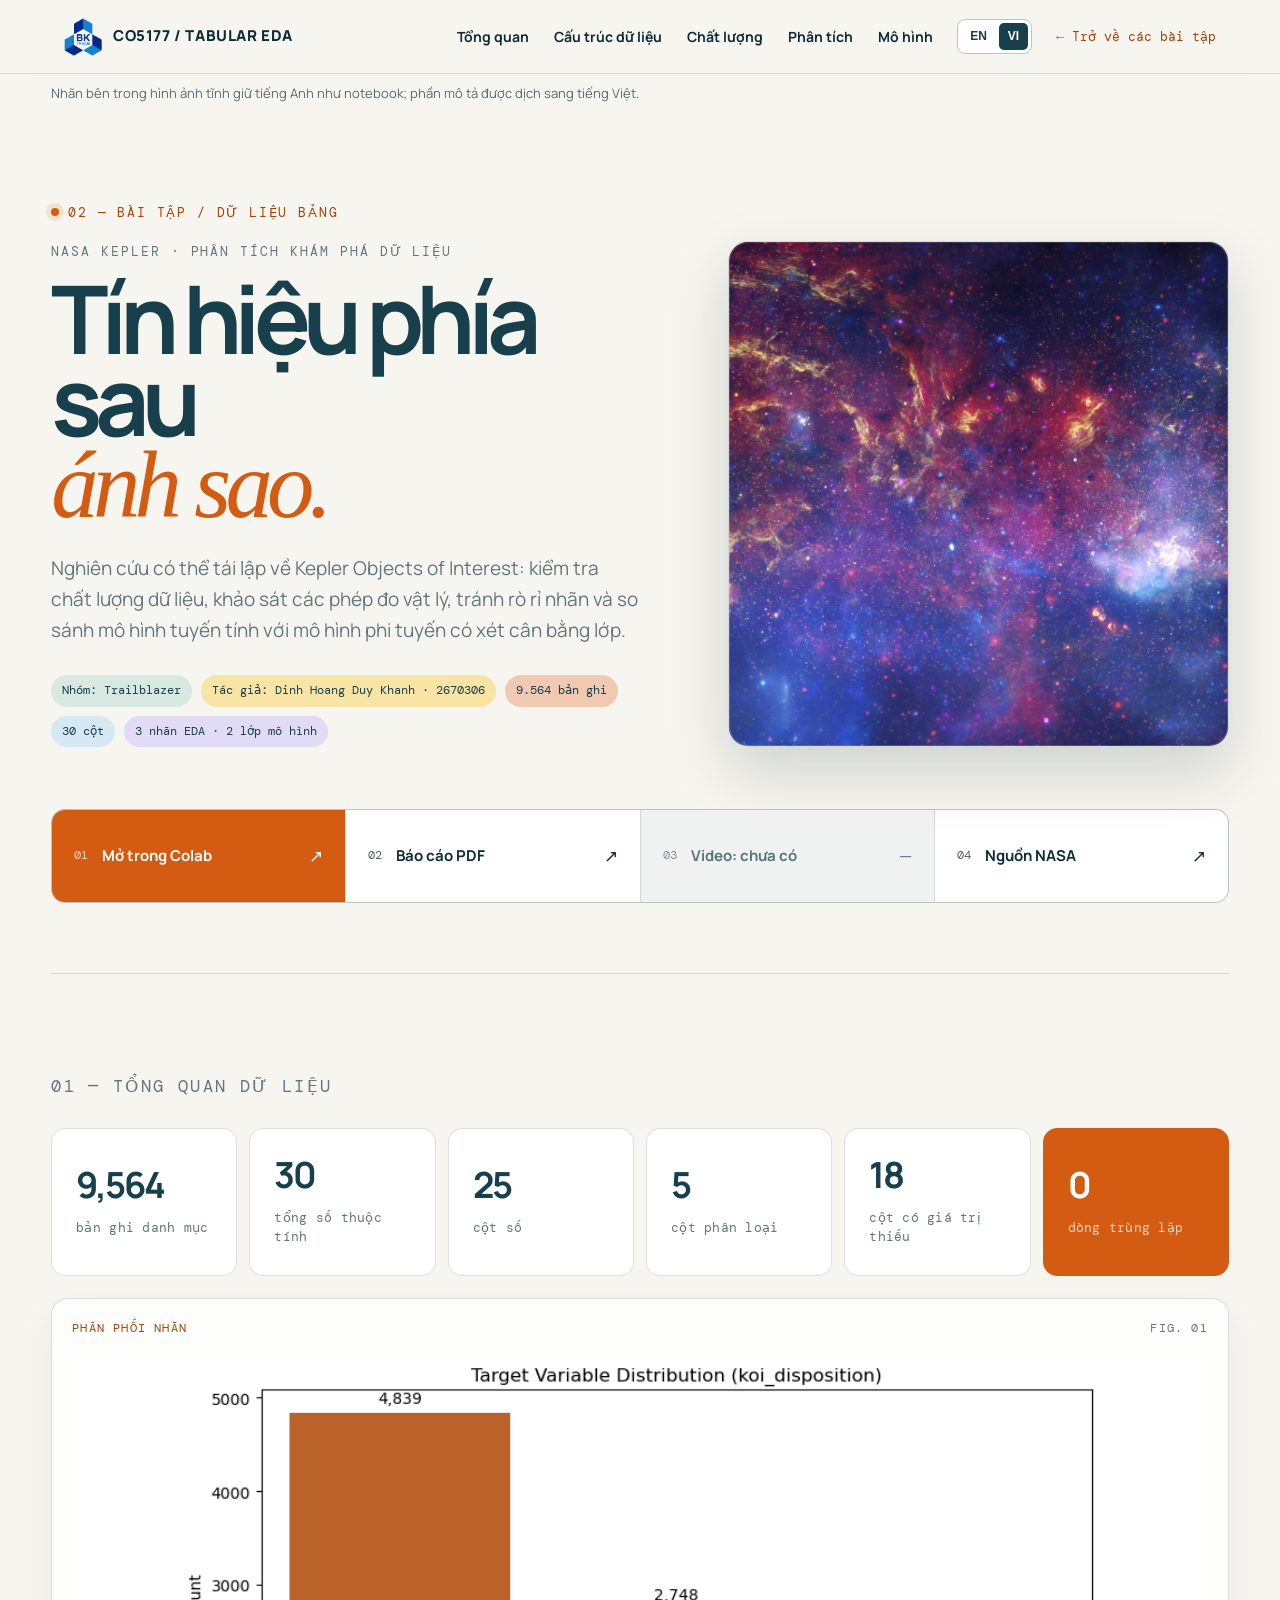
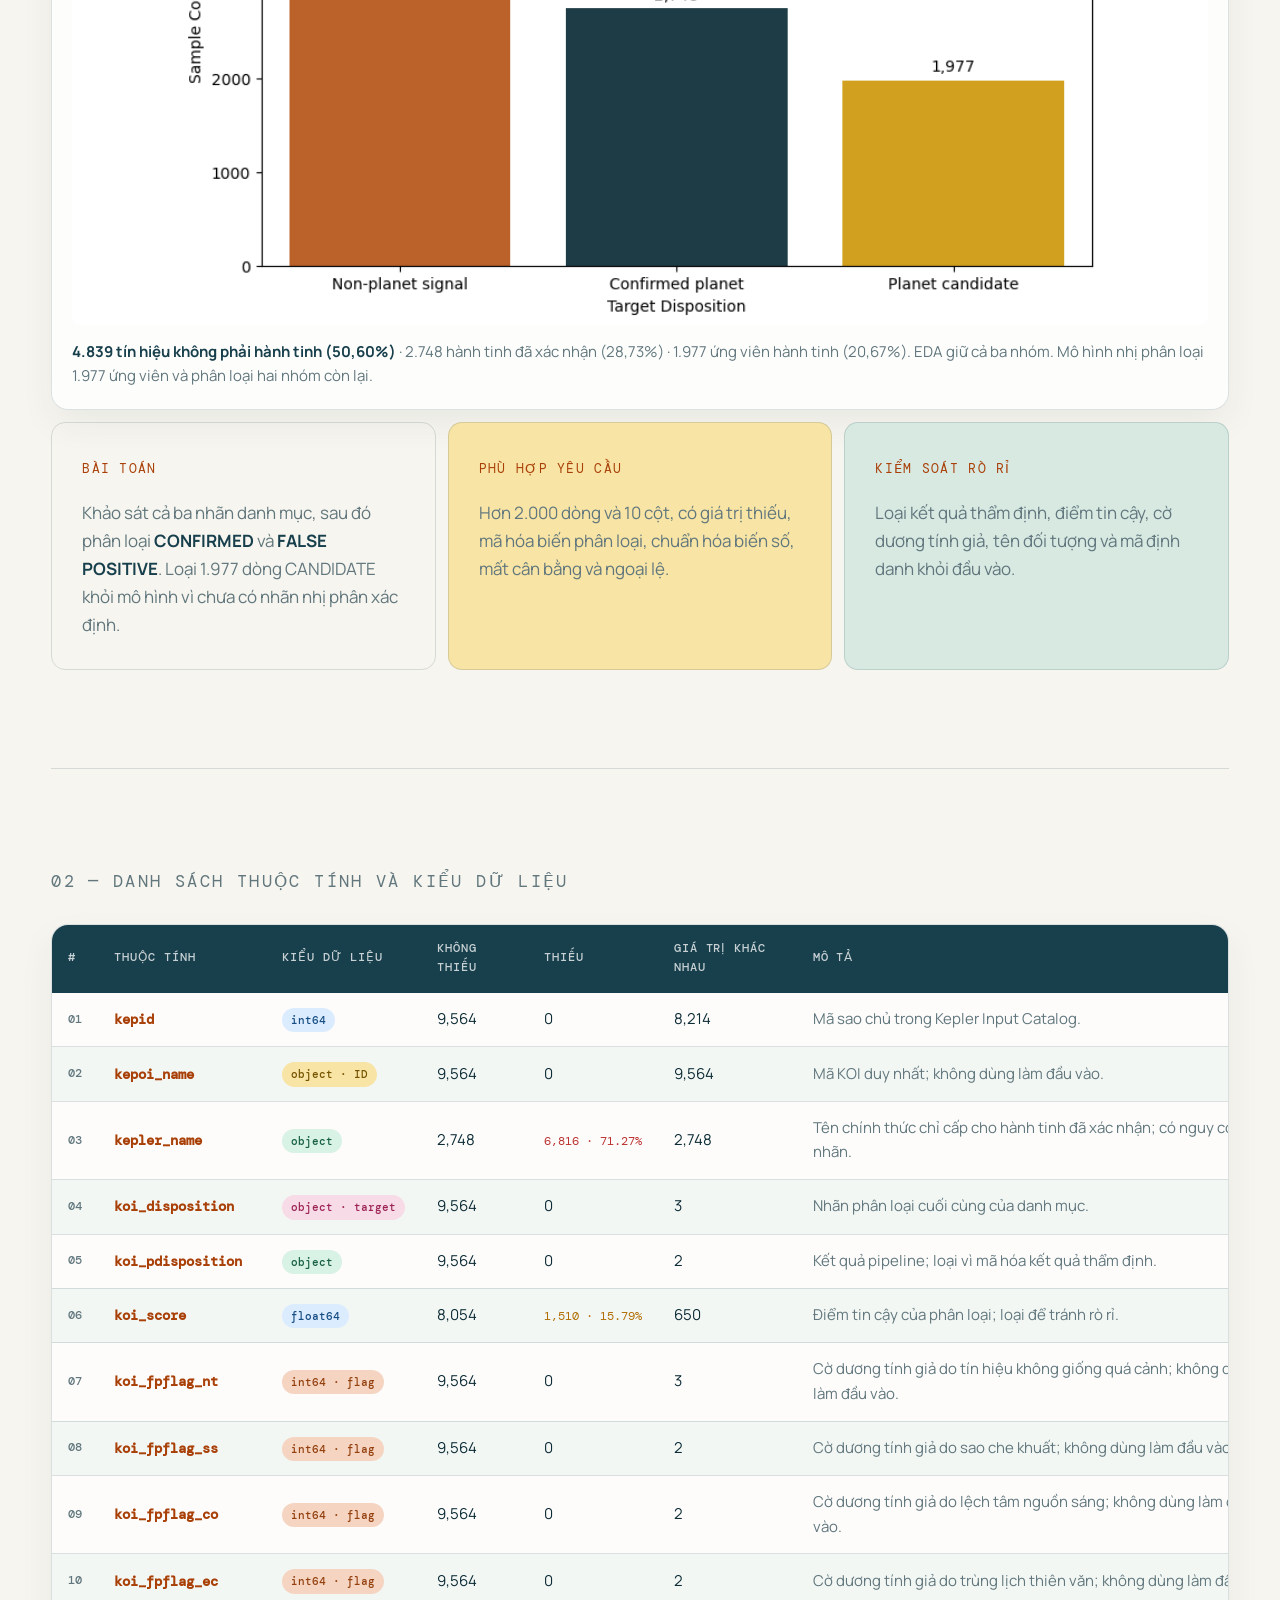
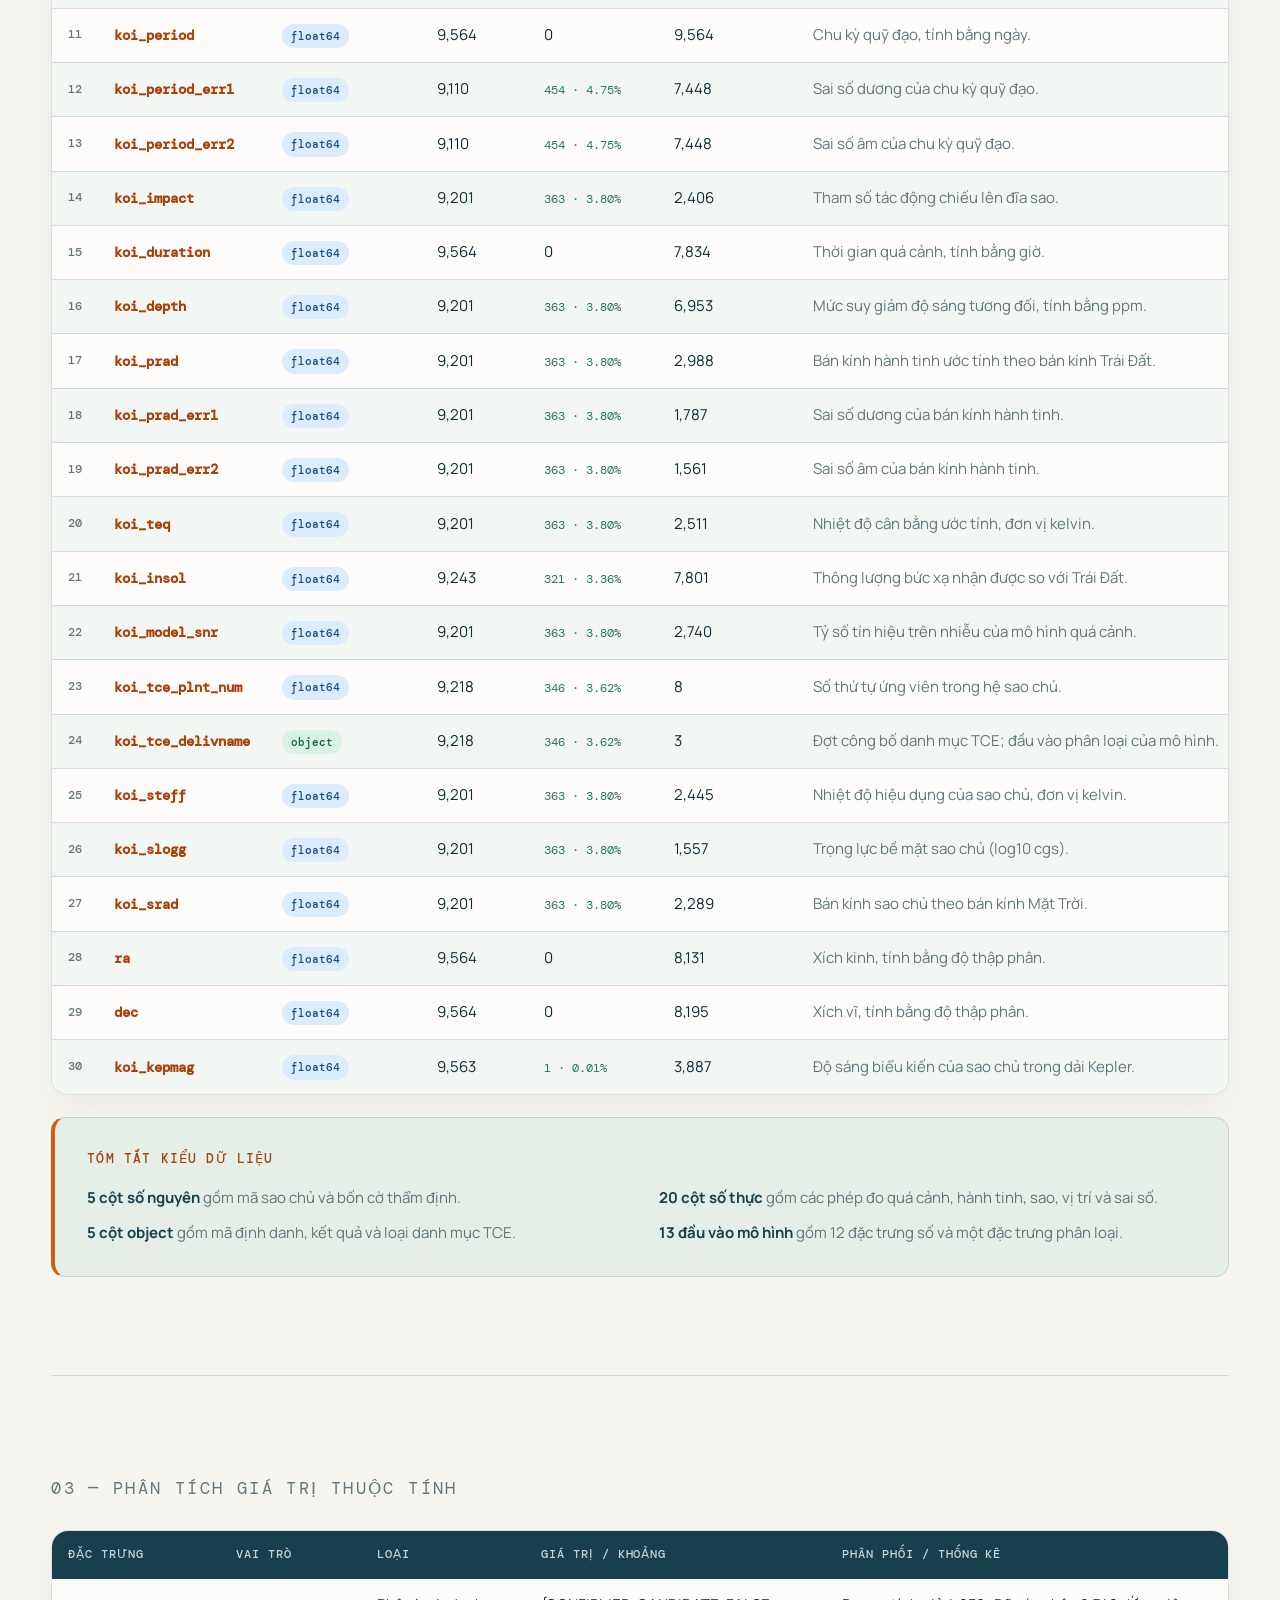
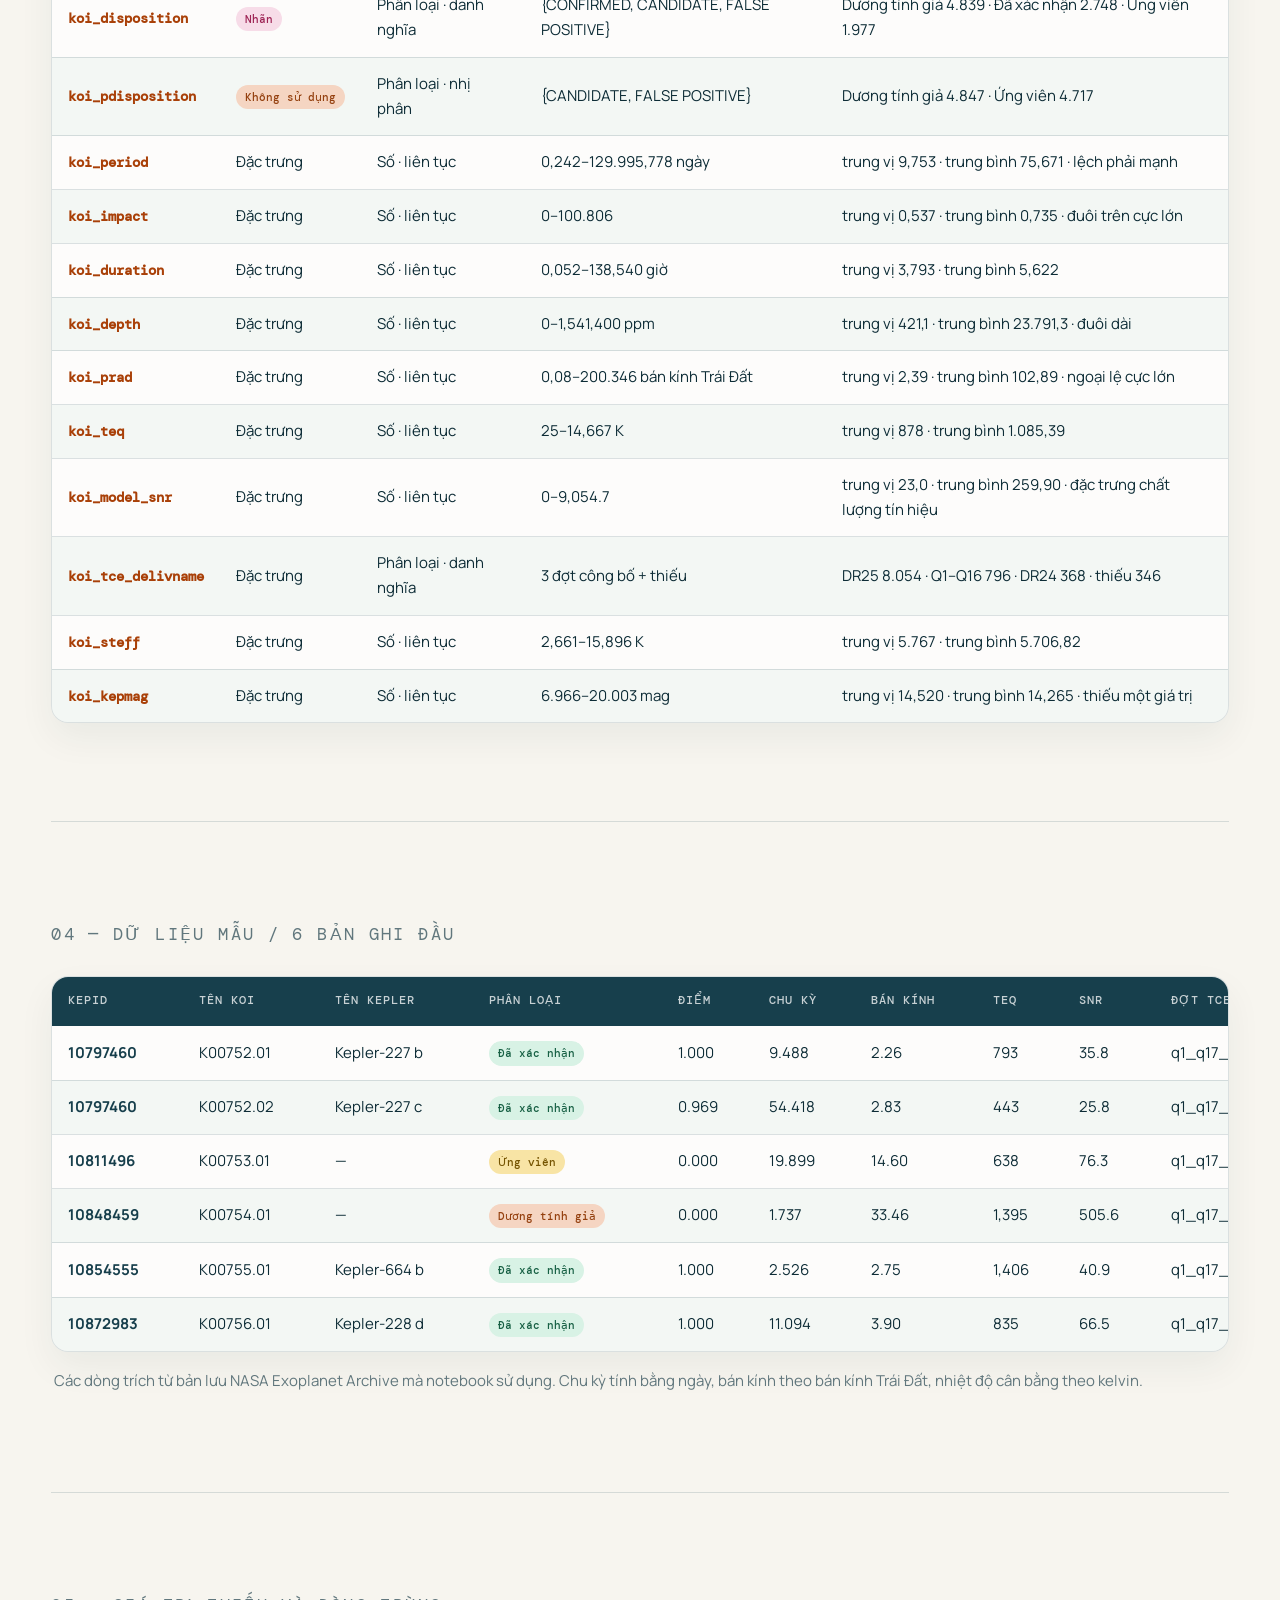
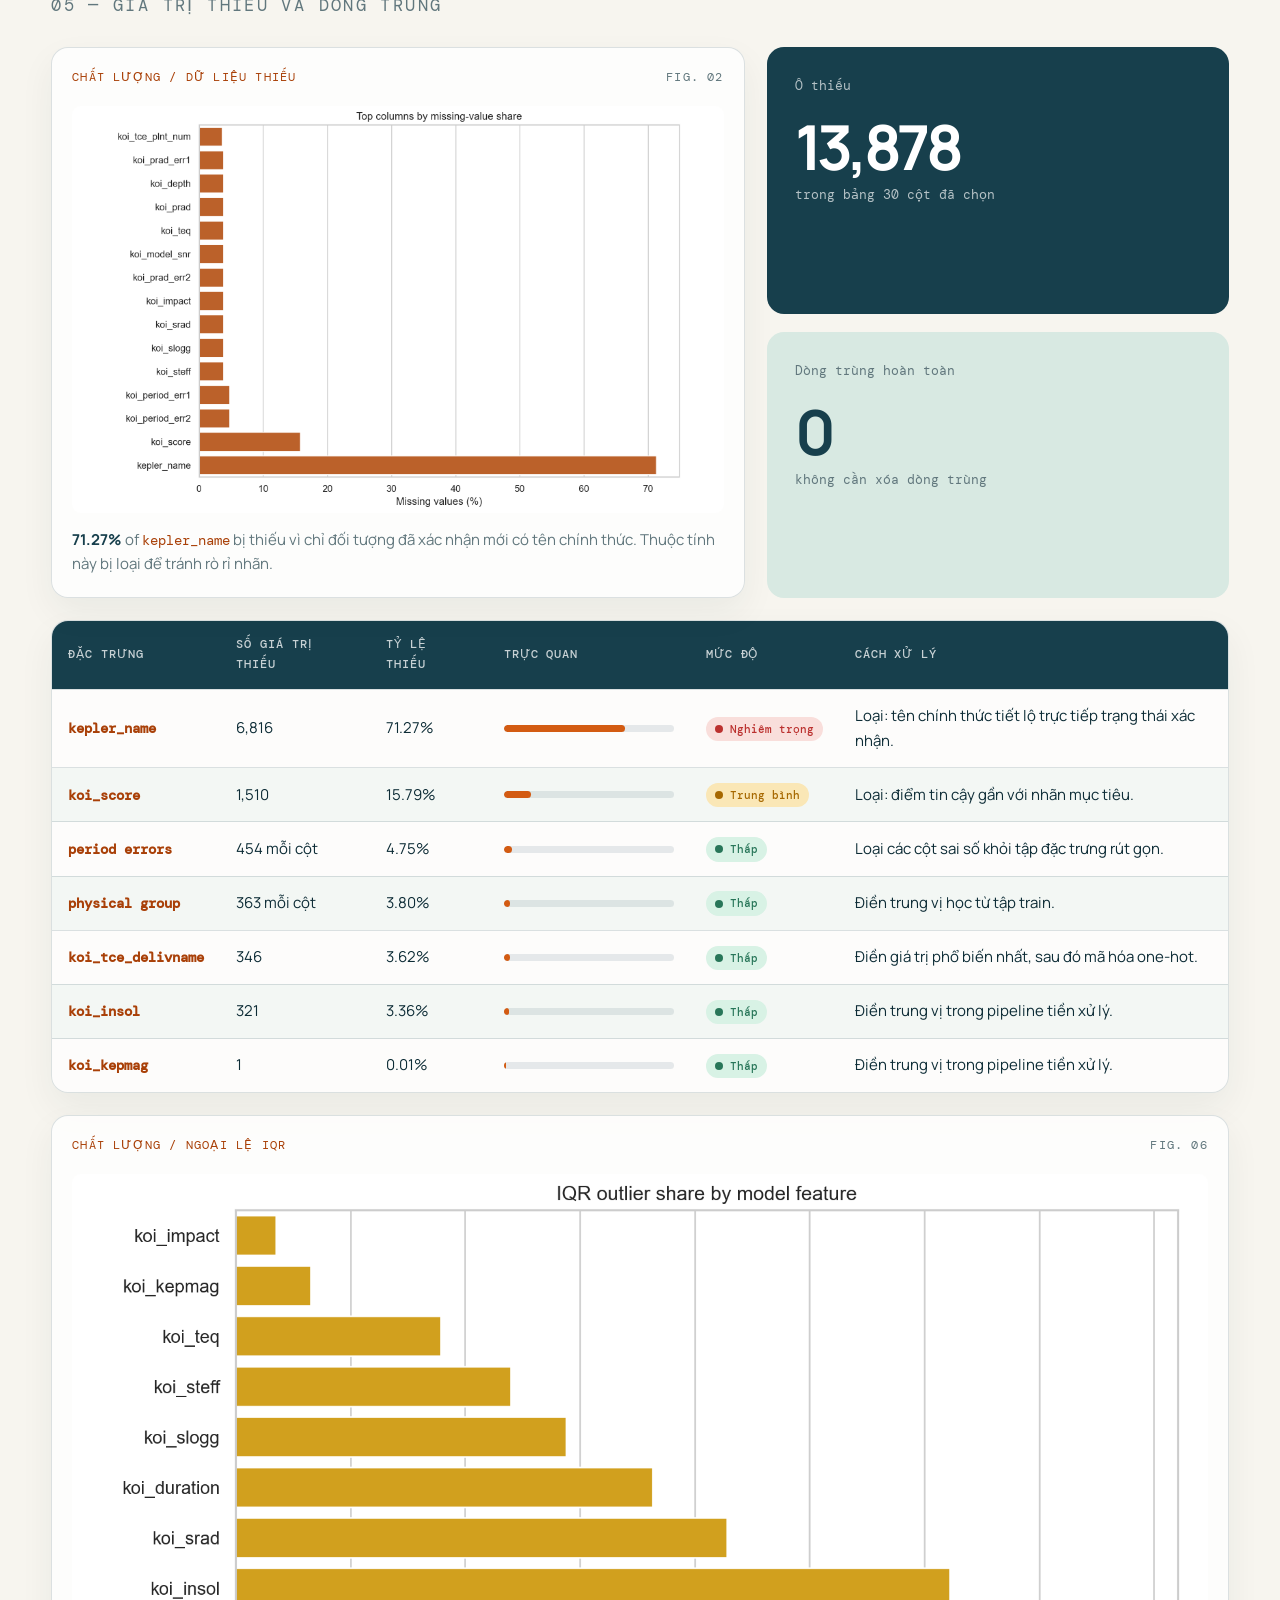
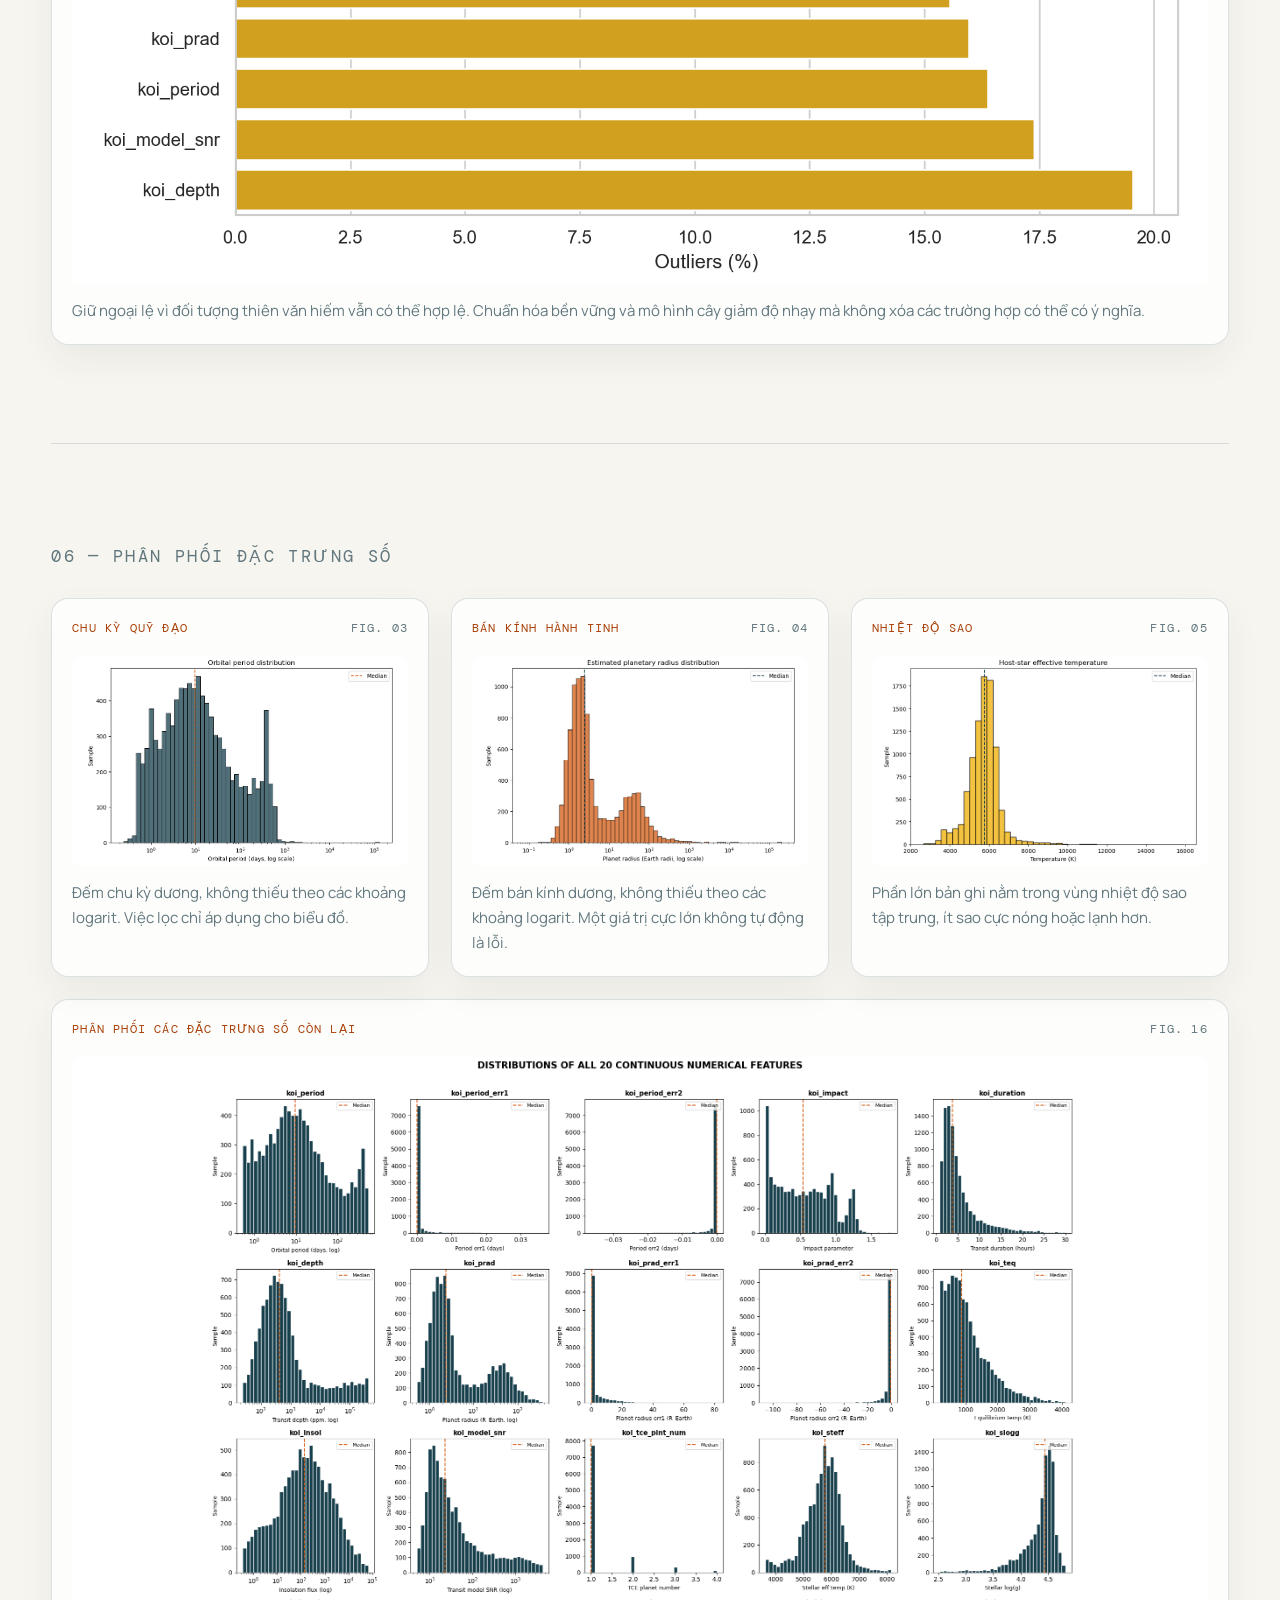
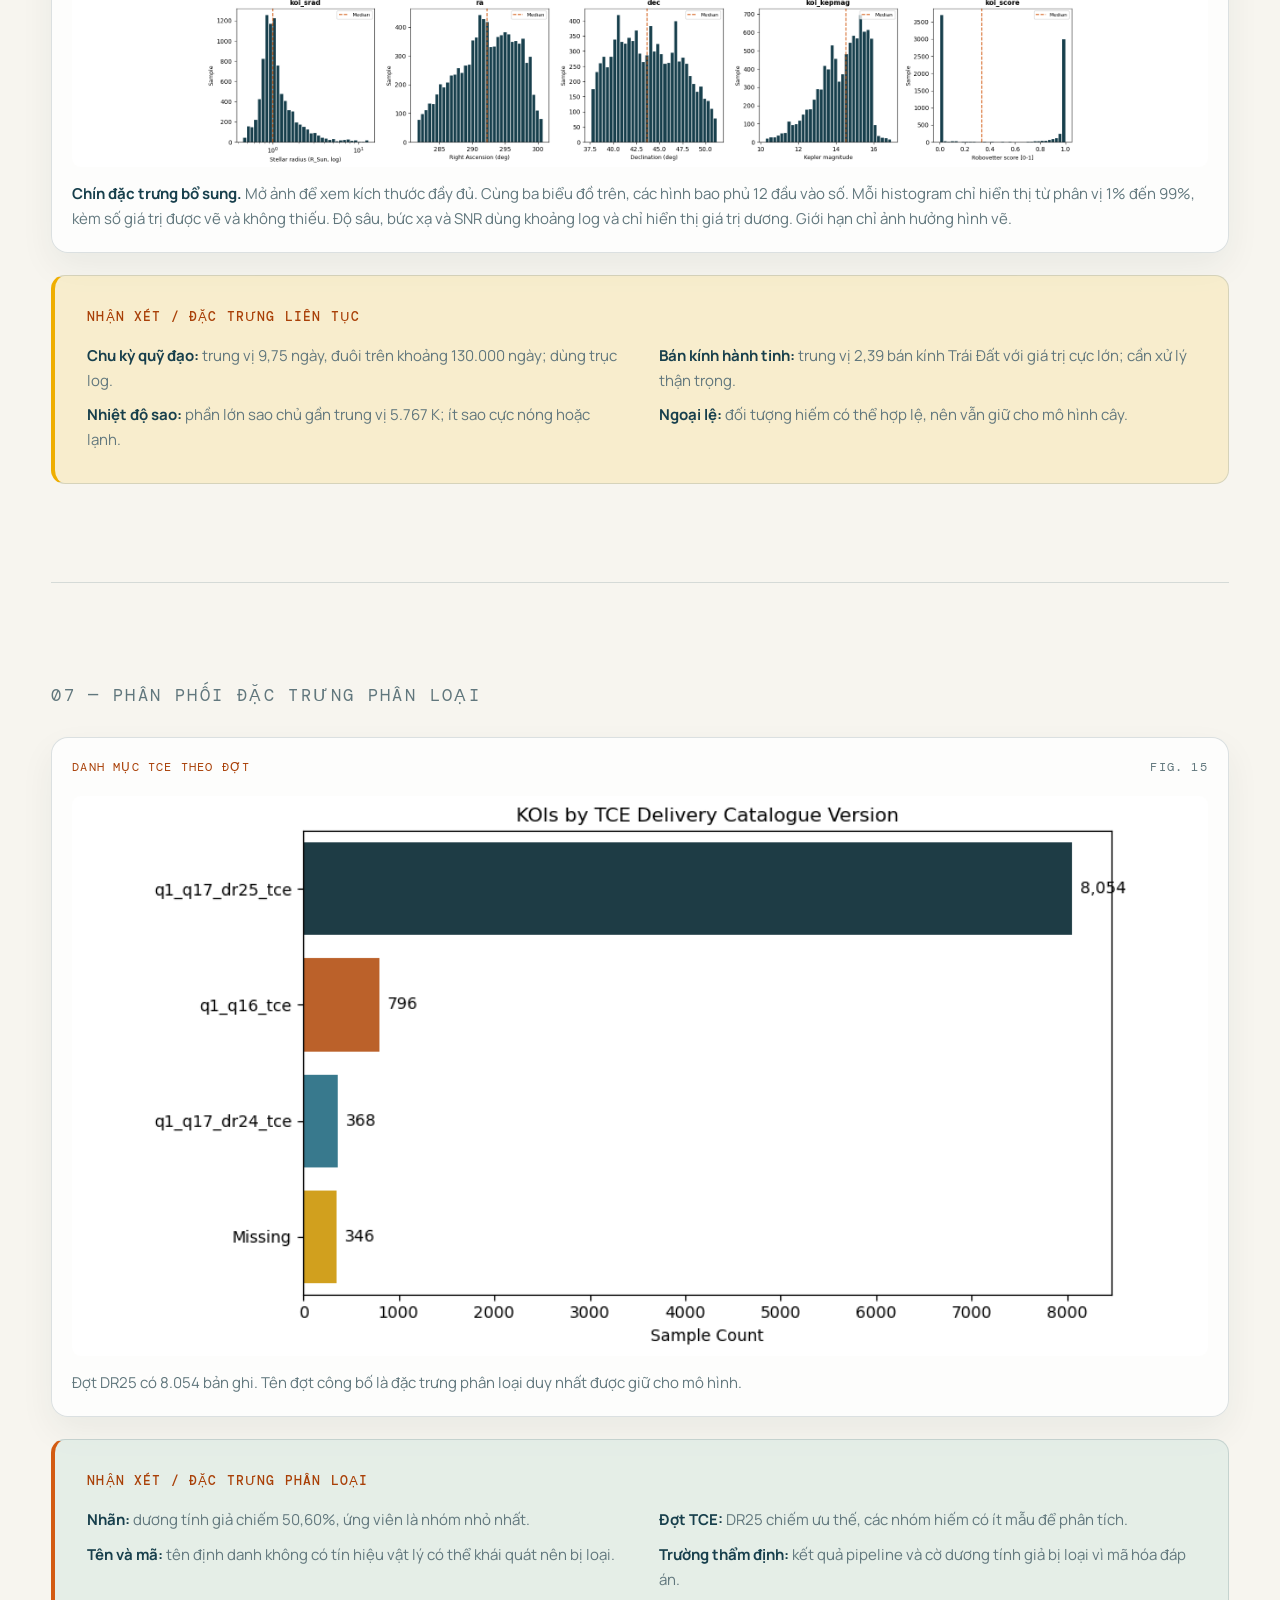
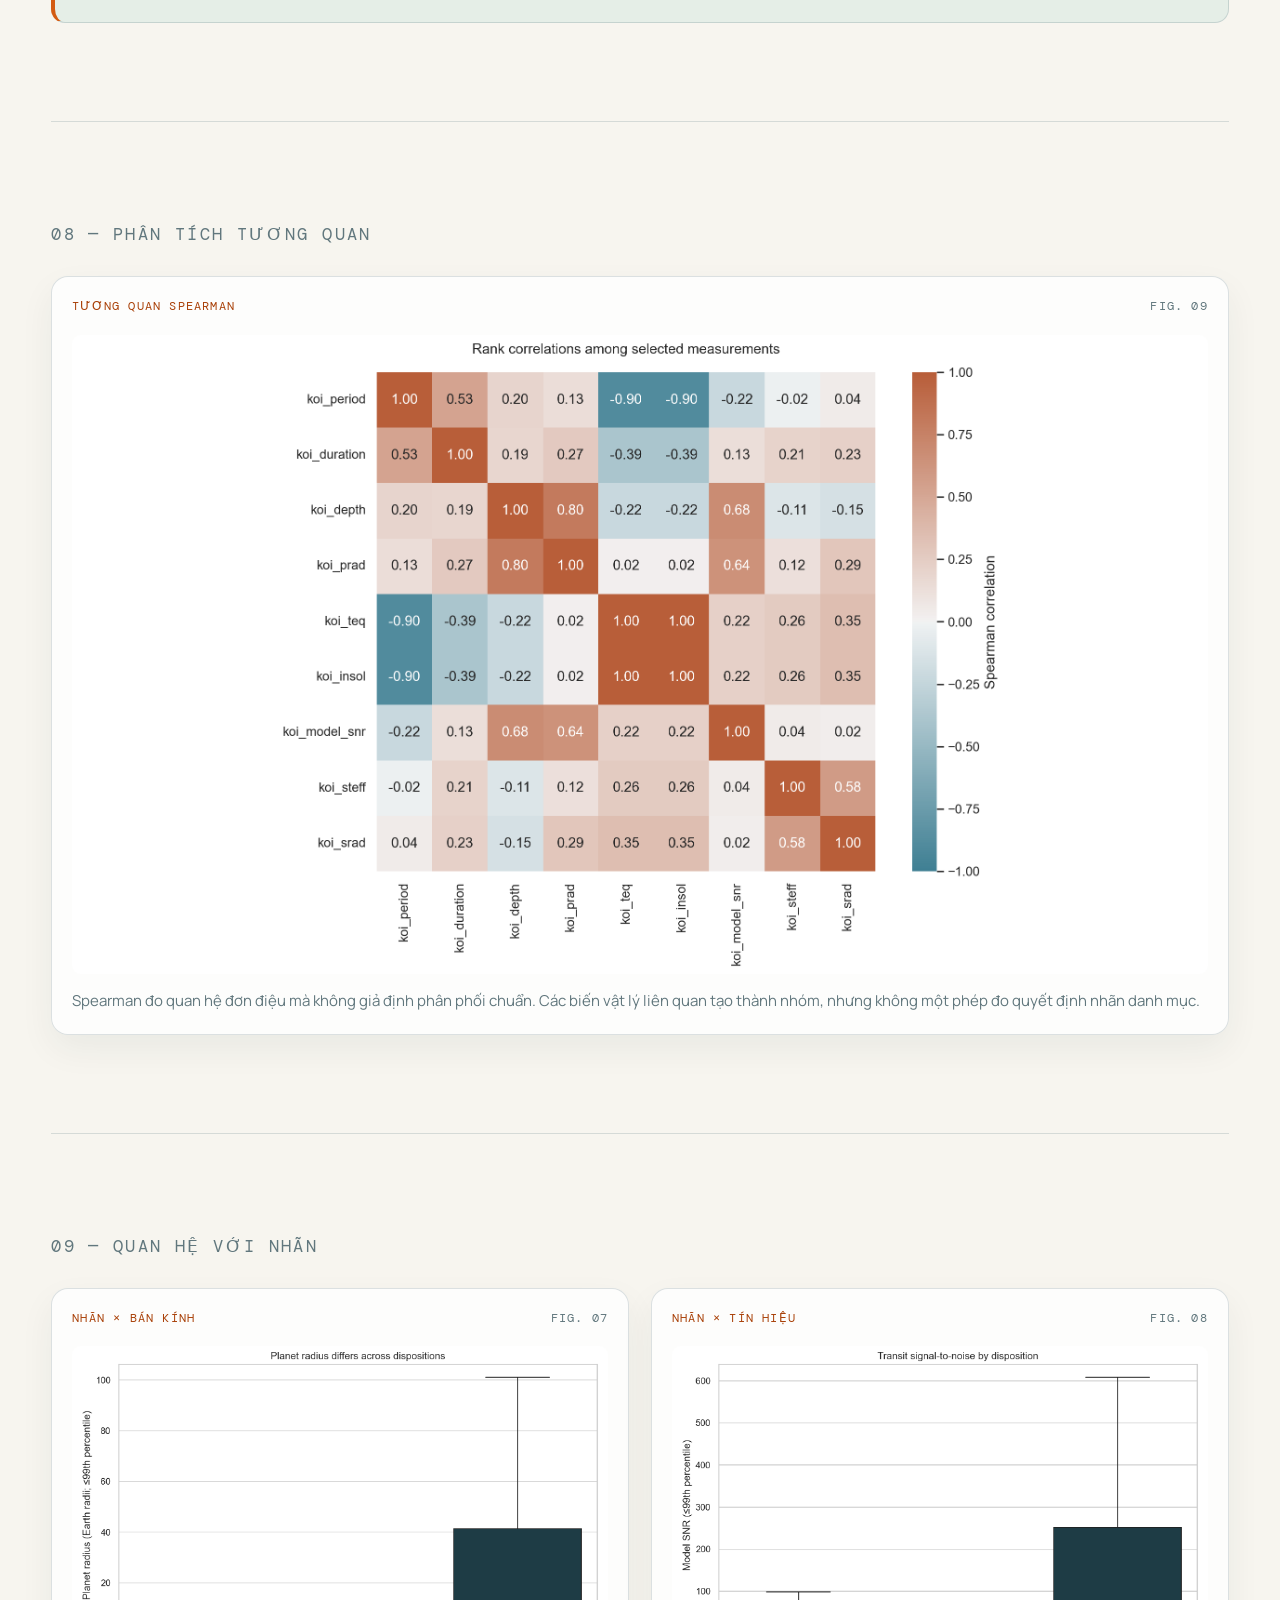
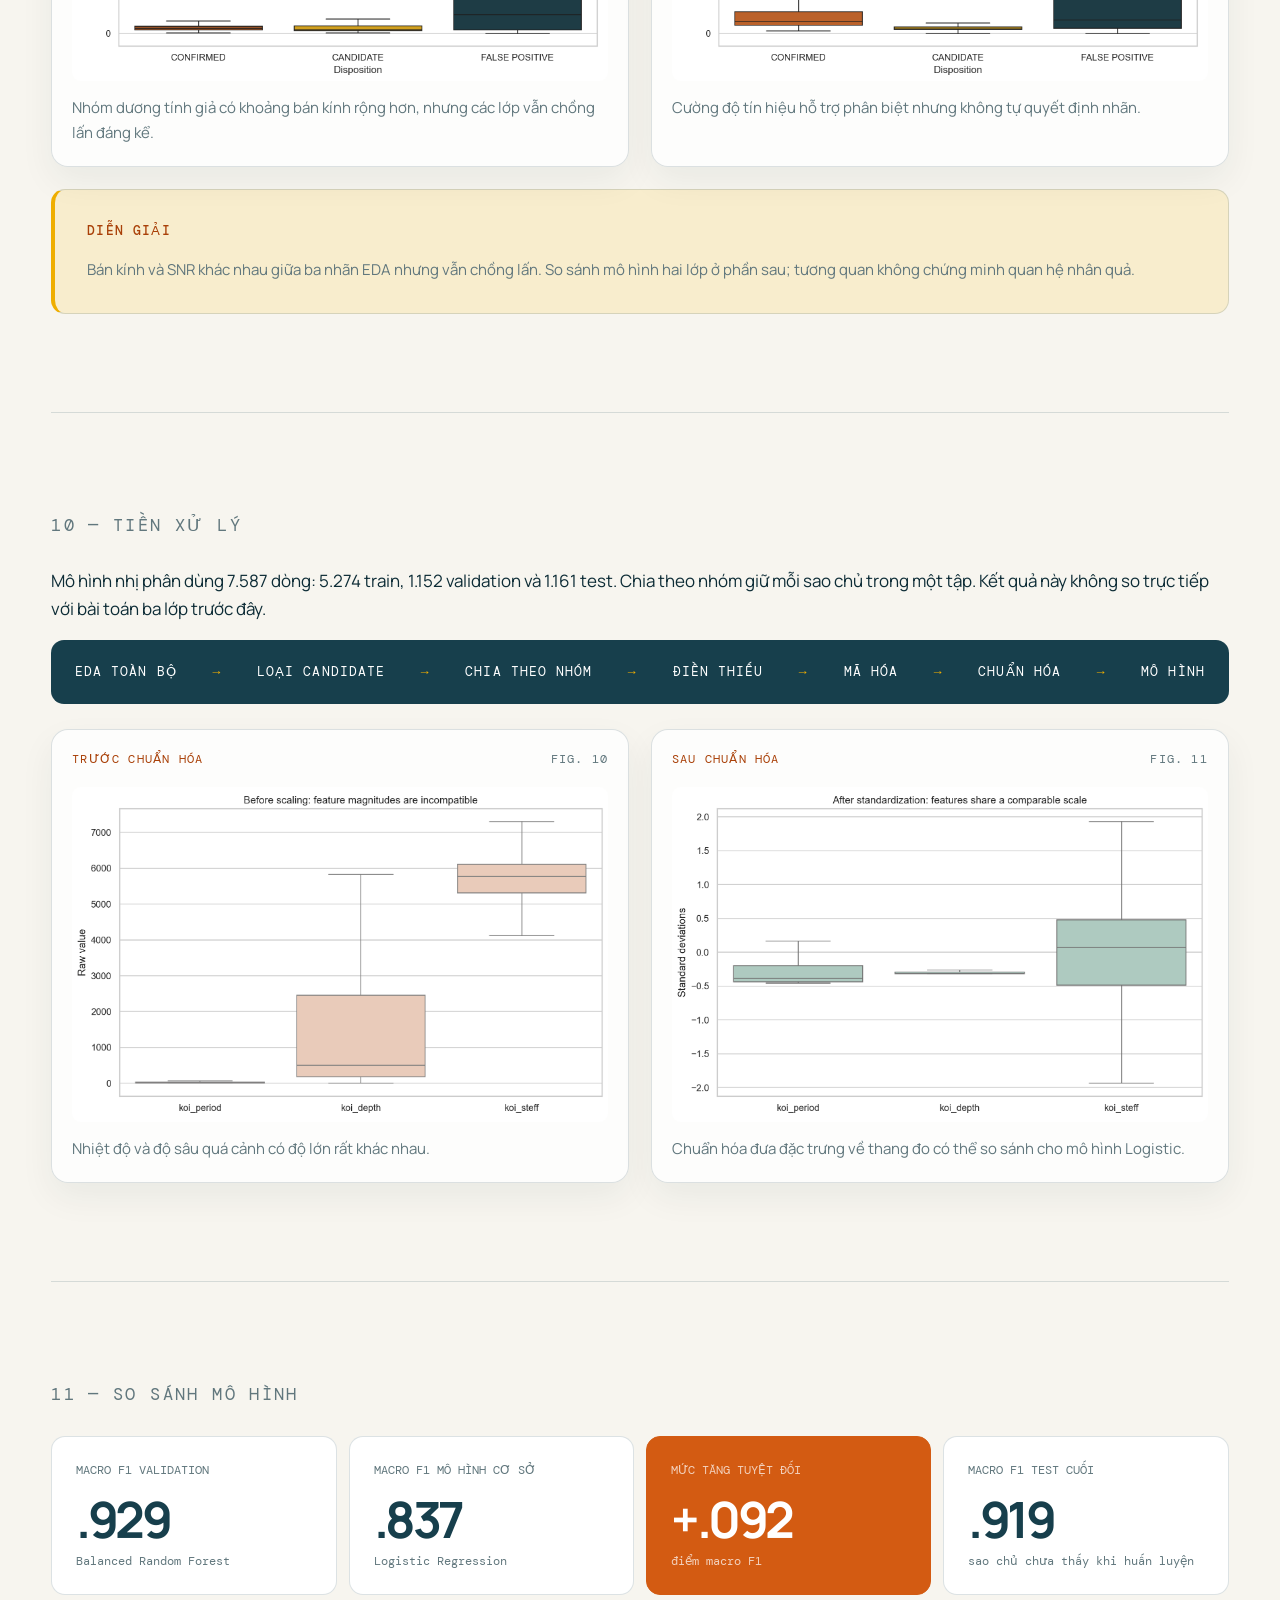
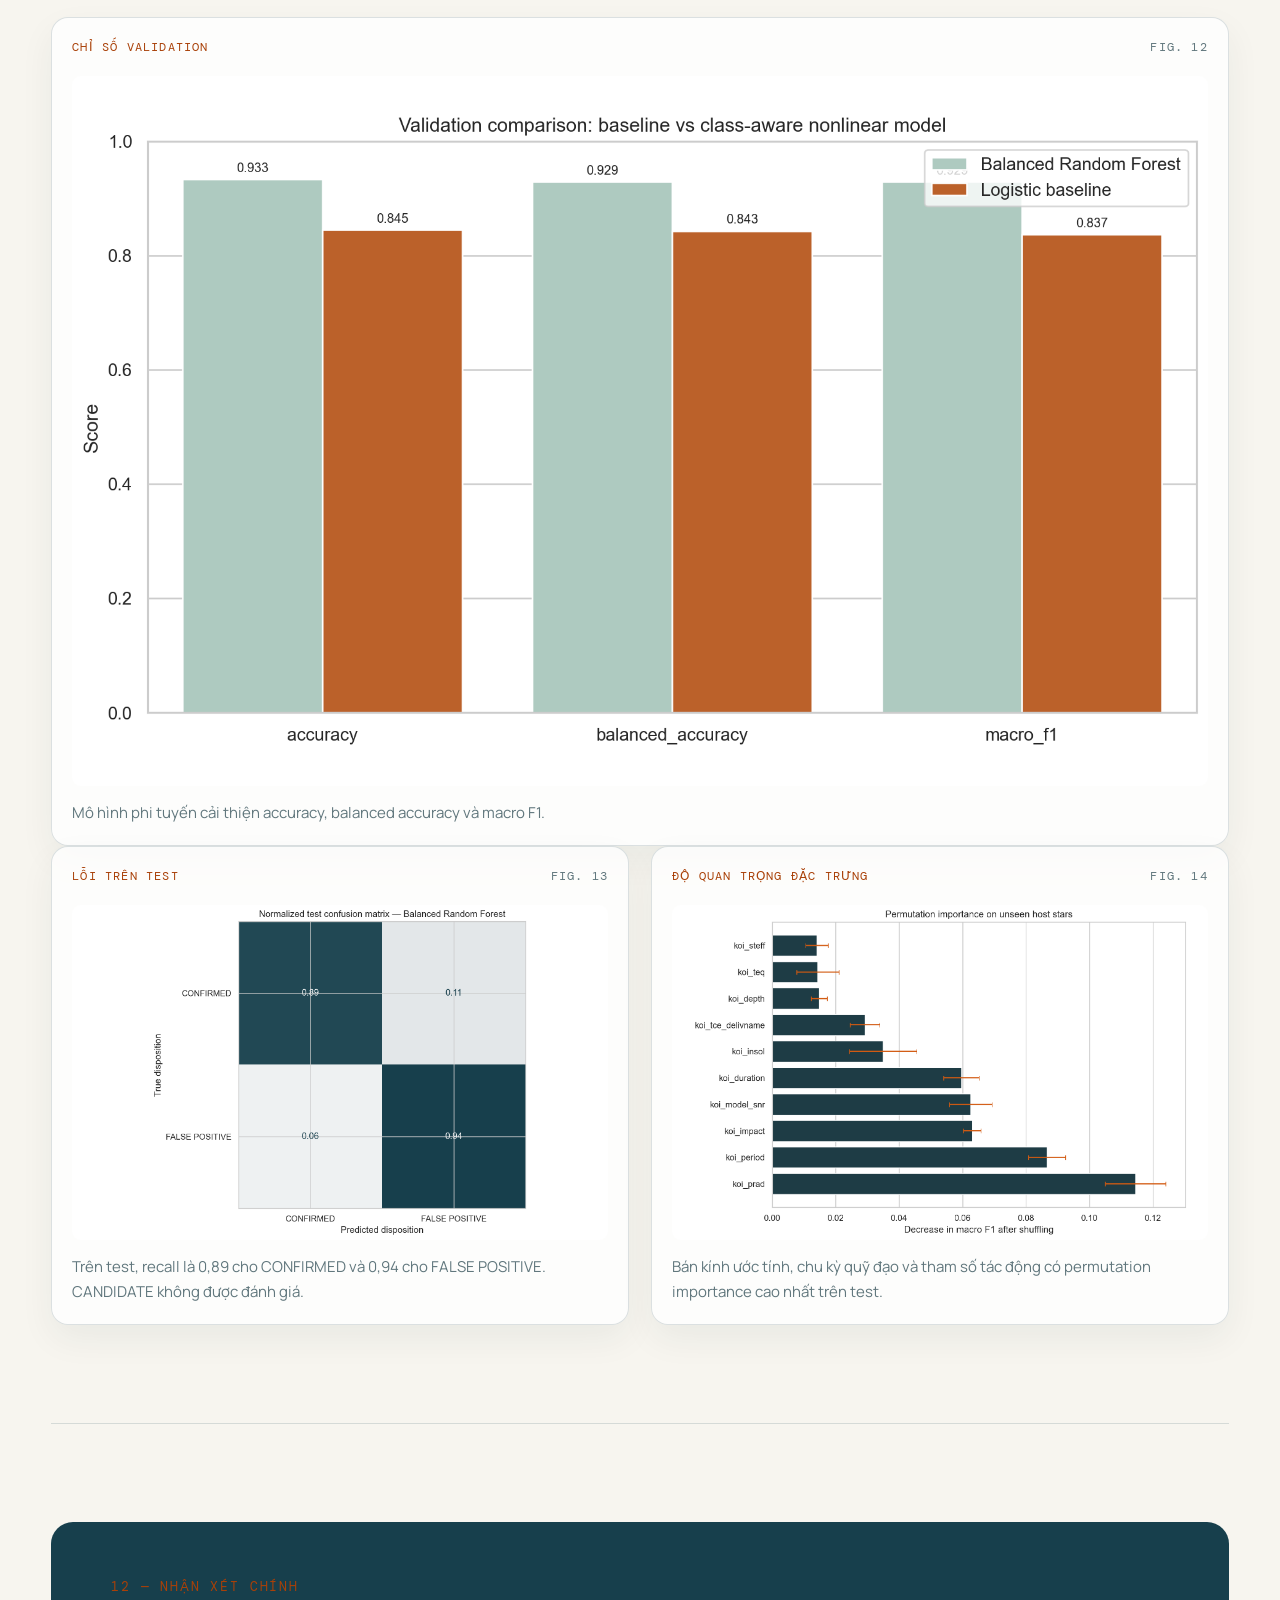
<file: tabular-eda.html>
<!DOCTYPE html>
<html lang="en">
  <head>
    <meta charset="UTF-8">
    <meta name="viewport" content="width=device-width, initial-scale=1.0">
    <meta name="description" content="Leakage-safe EDA and classification of NASA Kepler Objects of Interest for the CO5177 tabular assignment.">
    <meta name="theme-color" content="#f7f5ef">
    <title>Kepler KOI · Tabular EDA | CO5177</title>
    <link rel="preconnect" href="https://fonts.googleapis.com">
    <link rel="preconnect" href="https://fonts.gstatic.com" crossorigin>
    <link href="https://fonts.googleapis.com/css2?family=DM+Mono:wght@400;500&family=Manrope:wght@400;500;600;700;800&display=swap" rel="stylesheet">
    <link rel="stylesheet" href="assets/css/eda.css">
    <link rel="stylesheet" href="assets/css/i18n.css">
  </head>
  <body>
    <a class="skip-link" href="#main-content">Skip to content</a>

    <header class="eda-header">
      <a class="eda-brand" href="index.html#data-tracks" aria-label="Back to CO5177 tasks">
        <img src="assets/logo-bachkhoa.png" alt="Logo Bách Khoa TP.HCM">
        <span>CO5177 / TABULAR EDA</span>
      </a>
      <nav aria-label="EDA navigation">
        <a href="#overview">Overview</a>
        <a href="#schema">Schema</a>
        <a href="#quality">Quality</a>
        <a href="#analysis">Analysis</a>
        <a href="#models">Models</a>
      </nav>
      <div class="language-switch" role="group" aria-label="Language / Ngôn ngữ"><button type="button" data-language="en" aria-pressed="false">EN</button><button type="button" data-language="vi" aria-pressed="false">VI</button></div>
      <a class="back-link" href="index.html#data-tracks">← Back to Tasks</a>
    </header>

    <main id="main-content">
      <p class="static-chart-note eda-section" hidden>Nhãn bên trong hình ảnh tĩnh giữ tiếng Anh như notebook; phần mô tả được dịch sang tiếng Việt.</p>
      <section class="eda-hero" id="top">
        <p class="kicker"><span></span>02 — TASKS / TABULAR</p>
        <div class="hero-layout">
          <div>
            <p class="eyebrow">NASA KEPLER · EXPLORATORY DATA ANALYSIS</p>
            <h1>Signals beyond<br><em>the starlight.</em></h1>
            <p class="hero-intro">
              A reproducible study of Kepler Objects of Interest: audit data quality,
              explore physical measurements, prevent target leakage, and compare a
              linear baseline with a class-aware nonlinear model.
            </p>
            <div class="hero-tags" aria-label="Dataset tags">
              <span>Group: Trailblazer</span><span>Author: Dinh Hoang Duy Khanh · 2670306</span><span>9,564 objects</span><span>30 columns</span><span>3 EDA labels · 2 model classes</span>
            </div>
          </div>
          <figure class="hero-visual">
            <img src="assets/MILKYWAY.jpg" alt="A colorful panoramic view of the Milky Way">
          </figure>
        </div>

        <div class="resource-bar" aria-label="Project resources">
          <a class="resource-primary" href="https://colab.research.google.com/github/khanhhoangduydinh/CO5177-Programming_Foundation_for_Data_Analytics_and_Visualization/blob/main/notebooks/tabular_koi_eda.ipynb" target="_blank" rel="noreferrer">
            <span>01</span><strong>Open in Colab</strong><i>↗</i>
          </a>
          <a href="CO5177%20Report%20Latex/report.pdf" target="_blank" rel="noreferrer">
            <span>02</span><strong>PDF report</strong><i>↗</i>
          </a>
          <div class="resource-unavailable" aria-label="Video thuyết trình chưa có">
            <span>03</span><strong>Video: chưa có</strong><i>—</i>
          </div>
          <a href="https://exoplanetarchive.ipac.caltech.edu/docs/Kepler_KOI_docs.html" target="_blank" rel="noreferrer">
            <span>04</span><strong>NASA source</strong><i>↗</i>
          </a>
        </div>
      </section>

      <section class="eda-section" id="overview">
        <div class="section-heading compact">
          <p class="kicker">01 — DATASET OVERVIEW</p>
        </div>
        <div class="metric-grid">
          <article><strong>9,564</strong><span>catalogue objects</span></article>
          <article><strong>30</strong><span>total features</span></article>
          <article><strong>25</strong><span>numerical columns</span></article>
          <article><strong>5</strong><span>categorical columns</span></article>
          <article><strong>18</strong><span>columns with missing values</span></article>
          <article class="accent"><strong>0</strong><span>duplicate rows</span></article>
        </div>
        <figure class="analysis-figure full-figure overview-target">
          <div class="figure-label"><span>TARGET DISTRIBUTION</span><i>FIG. 01</i></div>
          <img src="reports/figures/01_target_distribution.png?v=sample" alt="Counts of confirmed planets, non-planet signals, and planet candidates" loading="lazy">
          <figcaption><b>4,839 non-planet signals (50.60%)</b> · 2,748 confirmed planets (28.73%) · 1,977 planet candidates (20.67%). EDA retains all three categories. Binary modeling excludes the 1,977 planet candidates and evaluates confirmed planets versus non-planet signals.</figcaption>
        </figure>
        <div class="context-grid">
          <article><span>PROBLEM</span><p>Explore all three catalogue labels, then classify <b>CONFIRMED</b> versus <b>FALSE POSITIVE</b>. The 1,977 CANDIDATE rows are excluded from modeling because they have no binary ground-truth label.</p></article>
          <article><span>ASSIGNMENT FIT</span><p>More than 2,000 rows and 10 columns, with missing values, categorical encoding, numerical scaling, imbalance, and outliers.</p></article>
          <article><span>LEAKAGE CONTROL</span><p>Vetting outcomes, confidence scores, false-positive flags, object names, and identifiers are excluded from model inputs.</p></article>
        </div>
      </section>

      <section class="eda-section" id="schema">
        <div class="section-heading compact">
          <p class="kicker">02 — FEATURE LIST &amp; DATA TYPES</p>
        </div>
        <div class="table-card schema-card">
          <table>
            <thead>
              <tr><th>#</th><th>Attribute</th><th>Data type</th><th>Non-null</th><th>Missing</th><th>Unique</th><th>Description</th></tr>
            </thead>
            <tbody>
              <tr><td>01</td><td><code>kepid</code></td><td><span class="type-badge integer">int64</span></td><td>9,564</td><td>0</td><td>8,214</td><td>Kepler Input Catalog host-star identifier.</td></tr>
              <tr><td>02</td><td><code>kepoi_name</code></td><td><span class="type-badge identifier">object · ID</span></td><td>9,564</td><td>0</td><td>9,564</td><td>Unique KOI designation; excluded from model inputs.</td></tr>
              <tr><td>03</td><td><code>kepler_name</code></td><td><span class="type-badge text">object</span></td><td>2,748</td><td><span class="missing critical">6,816 · 71.27%</span></td><td>2,748</td><td>Official name assigned only to confirmed planets; leakage risk.</td></tr>
              <tr><td>04</td><td><code>koi_disposition</code></td><td><span class="type-badge target">object · target</span></td><td>9,564</td><td>0</td><td>3</td><td>Final archive classification to predict.</td></tr>
              <tr><td>05</td><td><code>koi_pdisposition</code></td><td><span class="type-badge categorical">object</span></td><td>9,564</td><td>0</td><td>2</td><td>Pipeline disposition; excluded because it encodes vetting outcome.</td></tr>
              <tr><td>06</td><td><code>koi_score</code></td><td><span class="type-badge numeric">float64</span></td><td>8,054</td><td><span class="missing moderate">1,510 · 15.79%</span></td><td>650</td><td>Disposition confidence score; excluded to prevent leakage.</td></tr>
              <tr><td>07</td><td><code>koi_fpflag_nt</code></td><td><span class="type-badge flag">int64 · flag</span></td><td>9,564</td><td>0</td><td>3</td><td>Not-transit-like false-positive flag; excluded from inputs.</td></tr>
              <tr><td>08</td><td><code>koi_fpflag_ss</code></td><td><span class="type-badge flag">int64 · flag</span></td><td>9,564</td><td>0</td><td>2</td><td>Stellar-eclipse false-positive flag; excluded from inputs.</td></tr>
              <tr><td>09</td><td><code>koi_fpflag_co</code></td><td><span class="type-badge flag">int64 · flag</span></td><td>9,564</td><td>0</td><td>2</td><td>Centroid-offset false-positive flag; excluded from inputs.</td></tr>
              <tr><td>10</td><td><code>koi_fpflag_ec</code></td><td><span class="type-badge flag">int64 · flag</span></td><td>9,564</td><td>0</td><td>2</td><td>Ephemeris-match false-positive flag; excluded from inputs.</td></tr>
              <tr><td>11</td><td><code>koi_period</code></td><td><span class="type-badge numeric">float64</span></td><td>9,564</td><td>0</td><td>9,564</td><td>Orbital period in days.</td></tr>
              <tr><td>12</td><td><code>koi_period_err1</code></td><td><span class="type-badge numeric">float64</span></td><td>9,110</td><td><span class="missing low">454 · 4.75%</span></td><td>7,448</td><td>Positive orbital-period uncertainty.</td></tr>
              <tr><td>13</td><td><code>koi_period_err2</code></td><td><span class="type-badge numeric">float64</span></td><td>9,110</td><td><span class="missing low">454 · 4.75%</span></td><td>7,448</td><td>Negative orbital-period uncertainty.</td></tr>
              <tr><td>14</td><td><code>koi_impact</code></td><td><span class="type-badge numeric">float64</span></td><td>9,201</td><td><span class="missing low">363 · 3.80%</span></td><td>2,406</td><td>Projected transit impact parameter.</td></tr>
              <tr><td>15</td><td><code>koi_duration</code></td><td><span class="type-badge numeric">float64</span></td><td>9,564</td><td>0</td><td>7,834</td><td>Transit duration in hours.</td></tr>
              <tr><td>16</td><td><code>koi_depth</code></td><td><span class="type-badge numeric">float64</span></td><td>9,201</td><td><span class="missing low">363 · 3.80%</span></td><td>6,953</td><td>Fractional stellar brightness loss in ppm.</td></tr>
              <tr><td>17</td><td><code>koi_prad</code></td><td><span class="type-badge numeric">float64</span></td><td>9,201</td><td><span class="missing low">363 · 3.80%</span></td><td>2,988</td><td>Estimated planet radius in Earth radii.</td></tr>
              <tr><td>18</td><td><code>koi_prad_err1</code></td><td><span class="type-badge numeric">float64</span></td><td>9,201</td><td><span class="missing low">363 · 3.80%</span></td><td>1,787</td><td>Positive planet-radius uncertainty.</td></tr>
              <tr><td>19</td><td><code>koi_prad_err2</code></td><td><span class="type-badge numeric">float64</span></td><td>9,201</td><td><span class="missing low">363 · 3.80%</span></td><td>1,561</td><td>Negative planet-radius uncertainty.</td></tr>
              <tr><td>20</td><td><code>koi_teq</code></td><td><span class="type-badge numeric">float64</span></td><td>9,201</td><td><span class="missing low">363 · 3.80%</span></td><td>2,511</td><td>Estimated equilibrium temperature in kelvin.</td></tr>
              <tr><td>21</td><td><code>koi_insol</code></td><td><span class="type-badge numeric">float64</span></td><td>9,243</td><td><span class="missing low">321 · 3.36%</span></td><td>7,801</td><td>Incident stellar flux relative to Earth.</td></tr>
              <tr><td>22</td><td><code>koi_model_snr</code></td><td><span class="type-badge numeric">float64</span></td><td>9,201</td><td><span class="missing low">363 · 3.80%</span></td><td>2,740</td><td>Transit model signal-to-noise ratio.</td></tr>
              <tr><td>23</td><td><code>koi_tce_plnt_num</code></td><td><span class="type-badge numeric">float64</span></td><td>9,218</td><td><span class="missing low">346 · 3.62%</span></td><td>8</td><td>Planet-candidate number within a host system.</td></tr>
              <tr><td>24</td><td><code>koi_tce_delivname</code></td><td><span class="type-badge categorical">object</span></td><td>9,218</td><td><span class="missing low">346 · 3.62%</span></td><td>3</td><td>TCE catalogue delivery release; categorical model input.</td></tr>
              <tr><td>25</td><td><code>koi_steff</code></td><td><span class="type-badge numeric">float64</span></td><td>9,201</td><td><span class="missing low">363 · 3.80%</span></td><td>2,445</td><td>Host-star effective temperature in kelvin.</td></tr>
              <tr><td>26</td><td><code>koi_slogg</code></td><td><span class="type-badge numeric">float64</span></td><td>9,201</td><td><span class="missing low">363 · 3.80%</span></td><td>1,557</td><td>Host-star surface gravity (log10 cgs).</td></tr>
              <tr><td>27</td><td><code>koi_srad</code></td><td><span class="type-badge numeric">float64</span></td><td>9,201</td><td><span class="missing low">363 · 3.80%</span></td><td>2,289</td><td>Host-star radius in solar radii.</td></tr>
              <tr><td>28</td><td><code>ra</code></td><td><span class="type-badge numeric">float64</span></td><td>9,564</td><td>0</td><td>8,131</td><td>Right ascension in decimal degrees.</td></tr>
              <tr><td>29</td><td><code>dec</code></td><td><span class="type-badge numeric">float64</span></td><td>9,564</td><td>0</td><td>8,195</td><td>Declination in decimal degrees.</td></tr>
              <tr><td>30</td><td><code>koi_kepmag</code></td><td><span class="type-badge numeric">float64</span></td><td>9,563</td><td><span class="missing low">1 · 0.01%</span></td><td>3,887</td><td>Host-star brightness in the Kepler band.</td></tr>
            </tbody>
          </table>
        </div>
        <aside class="insight-panel mint-panel">
          <span class="panel-label">DATA TYPE SUMMARY</span>
          <div class="insight-grid">
            <p><b>5 integer columns</b> include the host identifier and four catalogue vetting flags.</p>
            <p><b>20 floating-point columns</b> contain transit, planetary, stellar, positional, and uncertainty measurements.</p>
            <p><b>5 object columns</b> include identifiers, outcomes, and the TCE delivery category.</p>
            <p><b>13 model inputs</b> are retained: 12 physical numeric features and 1 categorical delivery feature.</p>
          </div>
        </aside>
      </section>

      <section class="eda-section" id="breakdown">
        <div class="section-heading compact">
          <p class="kicker">03 — FEATURE VALUE BREAKDOWN</p>
        </div>
        <div class="table-card breakdown-card">
          <table>
            <thead><tr><th>Feature</th><th>Role</th><th>Kind</th><th>Values / range</th><th>Distribution / statistics</th></tr></thead>
            <tbody>
              <tr><td><code>koi_disposition</code></td><td><span class="type-badge target">Target</span></td><td>Categorical · nominal</td><td>{CONFIRMED, CANDIDATE, FALSE POSITIVE}</td><td>FP 4,839 · Confirmed 2,748 · Candidate 1,977</td></tr>
              <tr><td><code>koi_pdisposition</code></td><td><span class="type-badge exclude">Excluded</span></td><td>Categorical · binary</td><td>{CANDIDATE, FALSE POSITIVE}</td><td>False positive 4,847 · Candidate 4,717</td></tr>
              <tr><td><code>koi_period</code></td><td>Feature</td><td>Numerical · continuous</td><td>0.242–129,995.778 days</td><td>median 9.753 · mean 75.671 · strongly right-skewed</td></tr>
              <tr><td><code>koi_impact</code></td><td>Feature</td><td>Numerical · continuous</td><td>0–100.806</td><td>median 0.537 · mean 0.735 · extreme upper tail</td></tr>
              <tr><td><code>koi_duration</code></td><td>Feature</td><td>Numerical · continuous</td><td>0.052–138.540 hours</td><td>median 3.793 · mean 5.622</td></tr>
              <tr><td><code>koi_depth</code></td><td>Feature</td><td>Numerical · continuous</td><td>0–1,541,400 ppm</td><td>median 421.1 · mean 23,791.3 · heavy tail</td></tr>
              <tr><td><code>koi_prad</code></td><td>Feature</td><td>Numerical · continuous</td><td>0.08–200,346 Earth radii</td><td>median 2.39 · mean 102.89 · extreme outliers</td></tr>
              <tr><td><code>koi_teq</code></td><td>Feature</td><td>Numerical · continuous</td><td>25–14,667 K</td><td>median 878 · mean 1,085.39</td></tr>
              <tr><td><code>koi_model_snr</code></td><td>Feature</td><td>Numerical · continuous</td><td>0–9,054.7</td><td>median 23.0 · mean 259.90 · signal-quality feature</td></tr>
              <tr><td><code>koi_tce_delivname</code></td><td>Feature</td><td>Categorical · nominal</td><td>3 releases + missing</td><td>DR25 8,054 · Q1–Q16 796 · DR24 368 · missing 346</td></tr>
              <tr><td><code>koi_steff</code></td><td>Feature</td><td>Numerical · continuous</td><td>2,661–15,896 K</td><td>median 5,767 · mean 5,706.82</td></tr>
              <tr><td><code>koi_kepmag</code></td><td>Feature</td><td>Numerical · continuous</td><td>6.966–20.003 mag</td><td>median 14.520 · mean 14.265 · one missing value</td></tr>
            </tbody>
          </table>
        </div>
      </section>

      <section class="eda-section" id="samples">
        <div class="section-heading compact">
          <p class="kicker">04 — SAMPLE ROWS / FIRST 6 OBJECTS</p>
        </div>
        <div class="table-card sample-card">
          <table>
            <thead><tr><th>kepid</th><th>KOI name</th><th>Kepler name</th><th>Disposition</th><th>Score</th><th>Period</th><th>Radius</th><th>Teq</th><th>SNR</th><th>TCE delivery</th></tr></thead>
            <tbody>
              <tr><td>10797460</td><td>K00752.01</td><td>Kepler-227 b</td><td><span class="class-chip confirmed">Confirmed</span></td><td>1.000</td><td>9.488</td><td>2.26</td><td>793</td><td>35.8</td><td>q1_q17_dr25_tce</td></tr>
              <tr><td>10797460</td><td>K00752.02</td><td>Kepler-227 c</td><td><span class="class-chip confirmed">Confirmed</span></td><td>0.969</td><td>54.418</td><td>2.83</td><td>443</td><td>25.8</td><td>q1_q17_dr25_tce</td></tr>
              <tr><td>10811496</td><td>K00753.01</td><td>—</td><td><span class="class-chip candidate">Candidate</span></td><td>0.000</td><td>19.899</td><td>14.60</td><td>638</td><td>76.3</td><td>q1_q17_dr25_tce</td></tr>
              <tr><td>10848459</td><td>K00754.01</td><td>—</td><td><span class="class-chip false-positive">False positive</span></td><td>0.000</td><td>1.737</td><td>33.46</td><td>1,395</td><td>505.6</td><td>q1_q17_dr25_tce</td></tr>
              <tr><td>10854555</td><td>K00755.01</td><td>Kepler-664 b</td><td><span class="class-chip confirmed">Confirmed</span></td><td>1.000</td><td>2.526</td><td>2.75</td><td>1,406</td><td>40.9</td><td>q1_q17_dr25_tce</td></tr>
              <tr><td>10872983</td><td>K00756.01</td><td>Kepler-228 d</td><td><span class="class-chip confirmed">Confirmed</span></td><td>1.000</td><td>11.094</td><td>3.90</td><td>835</td><td>66.5</td><td>q1_q17_dr25_tce</td></tr>
            </tbody>
          </table>
        </div>
        <p class="table-note">Values are shown from the cached NASA Exoplanet Archive snapshot used by the executable notebook. Period is in days, radius in Earth radii, and equilibrium temperature in kelvin.</p>
      </section>

      <section class="eda-section" id="quality">
        <div class="section-heading compact">
          <p class="kicker">05 — MISSING &amp; DUPLICATE VALUES</p>
        </div>
        <div class="figure-grid split-figure">
          <figure class="analysis-figure">
            <div class="figure-label"><span>QUALITY / MISSINGNESS</span><i>FIG. 02</i></div>
            <img src="reports/figures/02_missing_values.png" alt="Bar chart of missing-value percentages by KOI column" loading="lazy">
            <figcaption><b>71.27%</b> of <code>kepler_name</code> is missing because only confirmed objects receive an official name. It is excluded to avoid leakage.</figcaption>
          </figure>
          <div class="quality-stack">
            <article class="quality-stat"><span>Missing cells</span><strong>13,878</strong><small>across the selected 30-column table</small></article>
            <article class="quality-stat alternate"><span>Exact duplicate rows</span><strong>0</strong><small>no row-level deduplication required</small></article>
          </div>
        </div>
        <div class="table-card missing-card">
          <table>
            <thead><tr><th>Feature</th><th>Missing count</th><th>Missing %</th><th>Visual</th><th>Severity</th><th>Strategy</th></tr></thead>
            <tbody>
              <tr><td><code>kepler_name</code></td><td>6,816</td><td>71.27%</td><td><span class="missing-track"><i style="width:71.27%"></i></span></td><td><span class="severity critical">Critical</span></td><td>Exclude: official naming directly reveals confirmed status.</td></tr>
              <tr><td><code>koi_score</code></td><td>1,510</td><td>15.79%</td><td><span class="missing-track"><i style="width:15.79%"></i></span></td><td><span class="severity moderate">Moderate</span></td><td>Exclude: catalogue confidence score is target-adjacent.</td></tr>
              <tr><td><code>period errors</code></td><td>454 each</td><td>4.75%</td><td><span class="missing-track"><i style="width:4.75%"></i></span></td><td><span class="severity low">Low</span></td><td>Exclude uncertainty columns from the compact model feature set.</td></tr>
              <tr><td><code>physical group</code></td><td>363 each</td><td>3.80%</td><td><span class="missing-track"><i style="width:3.8%"></i></span></td><td><span class="severity low">Low</span></td><td>Median imputation fitted on training data only.</td></tr>
              <tr><td><code>koi_tce_delivname</code></td><td>346</td><td>3.62%</td><td><span class="missing-track"><i style="width:3.62%"></i></span></td><td><span class="severity low">Low</span></td><td>Most-frequent imputation, then one-hot encoding.</td></tr>
              <tr><td><code>koi_insol</code></td><td>321</td><td>3.36%</td><td><span class="missing-track"><i style="width:3.36%"></i></span></td><td><span class="severity low">Low</span></td><td>Median imputation inside the preprocessing pipeline.</td></tr>
              <tr><td><code>koi_kepmag</code></td><td>1</td><td>0.01%</td><td><span class="missing-track"><i style="width:max(.6%, .01%)"></i></span></td><td><span class="severity low">Low</span></td><td>Median imputation inside the preprocessing pipeline.</td></tr>
            </tbody>
          </table>
        </div>
        <figure class="analysis-figure full-figure">
          <div class="figure-label"><span>QUALITY / IQR OUTLIERS</span><i>FIG. 06</i></div>
          <img src="reports/figures/06_outlier_share.png" alt="IQR outlier percentage for numerical KOI features" loading="lazy">
          <figcaption>Outliers are retained because rare astronomical objects may be valid. Robust scaling and tree models reduce sensitivity without erasing potentially meaningful cases.</figcaption>
        </figure>
      </section>

      <section class="eda-section" id="analysis">
        <div class="section-heading compact">
          <p class="kicker">06 — NUMERICAL FEATURE DISTRIBUTIONS</p>
        </div>
        <div class="figure-grid three-figure">
          <figure class="analysis-figure">
            <div class="figure-label"><span>ORBITAL PERIOD</span><i>FIG. 03</i></div>
            <img src="reports/figures/03_orbital_period_distribution.png?v=sample" alt="Log-scale distribution of KOI orbital period" loading="lazy">
            <figcaption>Positive, non-missing periods are counted in logarithmically spaced bins. This filter affects the chart only.</figcaption>
          </figure>
          <figure class="analysis-figure">
            <div class="figure-label"><span>PLANET RADIUS</span><i>FIG. 04</i></div>
            <img src="reports/figures/04_planet_radius_distribution.png?v=sample" alt="Log-scale distribution of estimated planetary radius" loading="lazy">
            <figcaption>Positive, non-missing radii are counted in logarithmically spaced bins. An extreme estimate is not automatically an error.</figcaption>
          </figure>
          <figure class="analysis-figure">
            <div class="figure-label"><span>STELLAR TEMPERATURE</span><i>FIG. 05</i></div>
            <img src="reports/figures/05_stellar_temperature_distribution.png?v=sample" alt="Distribution of host-star effective temperature" loading="lazy">
            <figcaption>Most KOIs orbit stars in a dense temperature band, with fewer extreme hosts.</figcaption>
          </figure>
        </div>
        <figure class="analysis-figure full-figure">
          <div class="figure-label"><span>ADDITIONAL NUMERICAL FEATURE DISTRIBUTIONS</span><i>FIG. 16</i></div>
          <a href="reports/figures/16_additional_numeric_distributions.png?v=sample" target="_blank" rel="noreferrer" aria-label="Open the nine numerical distributions at full size"><img src="reports/figures/16_additional_numeric_distributions.png?v=sample" alt="Nine histograms for the remaining numerical model features" loading="lazy"></a>
          <figcaption><b>Nine additional features.</b> Open the image to view it at full size. Together with the period, radius and stellar-temperature charts above, these cover all 12 numerical model inputs. Each histogram displays values from its own 1st to 99th percentiles; the displayed and non-missing counts are annotated. Depth, insolation and SNR use logarithmic bins and display only positive values within those limits. The limits affect visualization only and do not remove observations from the model data.</figcaption>
        </figure>
        <aside class="insight-panel yellow-panel">
          <span class="panel-label">KEY INSIGHTS / CONTINUOUS FEATURES</span>
          <div class="insight-grid">
            <p><b>Orbital period:</b> median 9.75 days, but the upper tail reaches about 130,000 days; a log axis is required.</p>
            <p><b>Planet radius:</b> median 2.39 Earth radii with extreme catalogue values; robust preprocessing is safer than deletion.</p>
            <p><b>Stellar temperature:</b> most hosts cluster around the median of 5,767 K, with fewer very cool or hot stars.</p>
            <p><b>Outliers:</b> scientifically rare objects can be valid observations, so they remain available to the tree model.</p>
          </div>
        </aside>
      </section>

      <section class="eda-section" id="categorical">
        <div class="section-heading compact">
          <p class="kicker">07 — CATEGORICAL FEATURE DISTRIBUTIONS</p>
        </div>
        <figure class="analysis-figure hero-figure categorical-figure">
          <div class="figure-label"><span>TCE DELIVERY CATALOGUE</span><i>FIG. 15</i></div>
          <img src="reports/figures/15_tce_delivery_distribution.png?v=sample" alt="Counts of KOIs by TCE catalogue delivery release" loading="lazy">
          <figcaption>The final DR25 delivery supplies 8,054 records. The release label is the only categorical feature retained by the modeling pipeline.</figcaption>
        </figure>
        <aside class="insight-panel mint-panel">
          <span class="panel-label">KEY INSIGHTS / CATEGORICAL FEATURES</span>
          <div class="insight-grid">
            <p><b>Target:</b> false positives form a narrow majority (50.60%), while candidates are the smallest and most ambiguous class.</p>
            <p><b>TCE delivery:</b> DR25 dominates the table, so rare release categories receive little independent statistical support.</p>
            <p><b>Names and IDs:</b> object names identify rows but carry no transferable physical signal and are excluded.</p>
            <p><b>Vetting fields:</b> pipeline disposition and false-positive flags are intentionally excluded because they encode the answer.</p>
          </div>
        </aside>
      </section>

      <section class="eda-section" id="correlation">
        <div class="section-heading compact">
          <p class="kicker">08 — CORRELATION ANALYSIS</p>
        </div>
        <figure class="analysis-figure correlation-figure">
          <div class="figure-label"><span>SPEARMAN CORRELATION</span><i>FIG. 09</i></div>
          <img src="reports/figures/09_correlation_heatmap.png" alt="Spearman correlation heatmap of important KOI measurements" loading="lazy">
          <figcaption>Spearman correlation captures monotonic relationships without assuming normality. Related physical variables form visible blocks, but no single measurement determines the catalogue outcome.</figcaption>
        </figure>
      </section>

      <section class="eda-section target-section" id="relationships">
        <div class="section-heading compact">
          <p class="kicker">09 — TARGET RELATIONSHIPS</p>
        </div>
        <div class="figure-grid two-figure">
          <figure class="analysis-figure">
            <div class="figure-label"><span>TARGET × RADIUS</span><i>FIG. 07</i></div>
            <img src="reports/figures/07_target_vs_planet_radius.png" alt="Planet radius boxplots by KOI disposition" loading="lazy">
            <figcaption>False positives cover a broader radius range, but substantial class overlap remains.</figcaption>
          </figure>
          <figure class="analysis-figure">
            <div class="figure-label"><span>TARGET × SIGNAL</span><i>FIG. 08</i></div>
            <img src="reports/figures/08_target_vs_snr.png" alt="Signal-to-noise boxplots by KOI disposition" loading="lazy">
            <figcaption>Signal strength helps separate classes, yet cannot determine disposition independently.</figcaption>
          </figure>
        </div>
        <aside class="insight-panel yellow-panel">
          <span class="panel-label">INTERPRETATION</span>
          <p>Radius and signal-to-noise differ across the three EDA labels, but their distributions overlap. The two-class model comparison is reported separately below. These associations support prediction; they do not establish planetary causality.</p>
        </aside>
      </section>

      <section class="eda-section preprocessing-section">
        <div class="section-heading compact">
          <p class="kicker">10 — PREPROCESSING</p>
        </div>
        <p>Binary modeling uses 7,587 labeled rows: 5,274 train, 1,152 validation and 1,161 test. The grouped split keeps each host star in one subset. These binary metrics are not directly comparable with the former three-class results.</p>
        <div class="pipeline-strip" aria-label="Preprocessing pipeline">
          <span>FULL-DATA EDA</span><i>→</i><span>EXCLUDE CANDIDATE</span><i>→</i><span>GROUP SPLIT</span><i>→</i><span>IMPUTE</span><i>→</i><span>ENCODE</span><i>→</i><span>SCALE</span><i>→</i><span>MODEL</span>
        </div>
        <div class="figure-grid two-figure">
          <figure class="analysis-figure">
            <div class="figure-label"><span>BEFORE SCALING</span><i>FIG. 10</i></div>
            <img src="reports/figures/10_before_scaling.png?v=binary" alt="Selected numerical features before scaling" loading="lazy">
            <figcaption>Raw temperature and transit depth operate on very different numerical magnitudes.</figcaption>
          </figure>
          <figure class="analysis-figure">
            <div class="figure-label"><span>AFTER SCALING</span><i>FIG. 11</i></div>
            <img src="reports/figures/11_after_scaling.png?v=binary" alt="Selected numerical features after standardization" loading="lazy">
            <figcaption>Standardization centers features in comparable units for the logistic baseline.</figcaption>
          </figure>
        </div>
      </section>

      <section class="eda-section" id="models">
        <div class="section-heading compact">
          <p class="kicker">11 — MODEL COMPARISON</p>
        </div>
        <div class="model-score-grid">
          <article><span>VALIDATION MACRO F1</span><strong>.929</strong><small>Balanced Random Forest</small></article>
          <article><span>BASELINE MACRO F1</span><strong>.837</strong><small>Logistic Regression</small></article>
          <article class="highlight"><span>ABSOLUTE GAIN</span><strong>+.092</strong><small>macro-F1 points</small></article>
          <article><span>FINAL TEST MACRO F1</span><strong>.919</strong><small>unseen host stars</small></article>
        </div>
        <figure class="analysis-figure full-figure">
          <div class="figure-label"><span>VALIDATION METRICS</span><i>FIG. 12</i></div>
          <img src="reports/figures/12_model_comparison.png?v=binary" alt="Validation metric comparison between Logistic Regression and balanced Random Forest" loading="lazy">
          <figcaption>The nonlinear model improves accuracy, balanced accuracy, and macro F1—not only one favorable metric.</figcaption>
        </figure>
        <div class="figure-grid two-figure">
          <figure class="analysis-figure">
            <div class="figure-label"><span>TEST ERRORS</span><i>FIG. 13</i></div>
            <img src="reports/figures/13_confusion_matrix.png?v=binary" alt="Normalized test confusion matrix for the balanced Random Forest" loading="lazy">
            <figcaption>On the held-out test set, recall is 0.89 for CONFIRMED and 0.94 for FALSE POSITIVE. CANDIDATE objects are not evaluated.</figcaption>
          </figure>
          <figure class="analysis-figure">
            <div class="figure-label"><span>FEATURE IMPORTANCE</span><i>FIG. 14</i></div>
            <img src="reports/figures/14_feature_importance.png?v=binary" alt="Permutation importance of the final model features" loading="lazy">
            <figcaption>Estimated radius, orbital period and impact parameter rank highest in test-set permutation importance for this binary model.</figcaption>
          </figure>
        </div>
      </section>

      <section class="eda-section insights-section" id="insights">
        <div class="insight-card">
          <p class="kicker">12 — KEY INSIGHTS</p>
          <div class="insight-columns">
            <ul>
              <li>The KOI catalogue satisfies every tabular-data constraint in the assignment.</li>
              <li>Grouped splitting prevents the same host star from leaking across evaluation sets.</li>
              <li>The binary Random Forest raises validation macro F1 from 0.837 to 0.929.</li>
            </ul>
            <ul>
              <li>CANDIDATE rows remain visible in EDA but are excluded from binary training and evaluation.</li>
              <li>Model importance describes predictive utility, not physical causality.</li>
              <li>Predictions support review priorities; they do not establish planetary confirmation.</li>
            </ul>
          </div>
          <div class="insight-actions">
            <a class="report-link" href="https://colab.research.google.com/github/khanhhoangduydinh/CO5177-Programming_Foundation_for_Data_Analytics_and_Visualization/blob/main/notebooks/tabular_koi_eda.ipynb" target="_blank" rel="noreferrer">Run the notebook in Colab ↗</a>
            <a class="report-link secondary" href="index.html#data-tracks">← Back to Tasks</a>
          </div>
        </div>
      </section>
    </main>

    <footer class="eda-footer">
      <span>CO5177 · TABULAR EDA</span>
      <span>TRAILBLAZER · DINH HOANG DUY KHANH (2670306)</span>
      <a href="#top">Back to top ↑</a>
    </footer>
    <script src="assets/js/i18n.js"></script>
  </body>
</html>
</file>
<file: assets/css/styles.css>
:root {
  --ink: #173f4c;
  --ink-deep: #0d2c36;
  --paper: #f7f5ef;
  --white: #ffffff;
  --orange: #d35b12;
  --orange-dark: #a94008;
  --yellow: #efae00;
  --mint: #a9cfc1;
  --mint-light: #d8e9e2;
  --line: rgba(23, 63, 76, 0.15);
  --muted: #61777d;
  --mono: "DM Mono", monospace;
  --sans: "Manrope", sans-serif;
  --radius-lg: 28px;
  --radius-md: 18px;
  --shadow: 0 26px 70px rgba(14, 44, 54, 0.14);
}

* {
  box-sizing: border-box;
}

html {
  scroll-behavior: smooth;
  overflow-x: hidden;
}

body {
  margin: 0;
  color: var(--ink-deep);
  background: var(--paper);
  font-family: var(--sans);
  font-size: 16px;
  line-height: 1.6;
  -webkit-font-smoothing: antialiased;
  overflow-x: hidden;
}

button,
a {
  -webkit-tap-highlight-color: transparent;
}

a {
  color: inherit;
  text-decoration: none;
}

button {
  color: inherit;
  font: inherit;
}

svg {
  display: block;
}

.skip-link {
  position: fixed;
  z-index: 1000;
  top: 12px;
  left: 12px;
  padding: 10px 16px;
  color: var(--white);
  background: var(--ink-deep);
  border-radius: 8px;
  transform: translateY(-160%);
}

.skip-link:focus {
  transform: translateY(0);
}

:focus-visible {
  outline: 3px solid var(--yellow);
  outline-offset: 4px;
}

.site-header {
  position: fixed;
  z-index: 100;
  top: 0;
  left: 0;
  width: 100%;
  min-height: 72px;
  display: grid;
  grid-template-columns: 1fr auto 1fr;
  align-items: center;
  padding: 0 4.5vw;
  border-bottom: 1px solid transparent;
  transition: background 220ms ease, border-color 220ms ease, backdrop-filter 220ms ease;
}

.site-header.is-scrolled {
  background: rgba(247, 245, 239, 0.86);
  border-color: var(--line);
  backdrop-filter: blur(18px);
}

.brand {
  justify-self: start;
  display: inline-flex;
  align-items: center;
  gap: 11px;
  font-size: 17px;
  font-weight: 800;
  letter-spacing: -0.04em;
}

.brand-logo {
  width: 40px;
  height: 40px;
  display: block;
  object-fit: contain;
  mix-blend-mode: multiply;
}

.site-nav {
  display: flex;
  align-items: center;
  gap: 34px;
  font-size: 13px;
  font-weight: 700;
}

.site-nav a {
  position: relative;
  padding: 8px 0;
}

.site-nav a::after {
  position: absolute;
  right: 0;
  bottom: 3px;
  left: 0;
  height: 2px;
  background: var(--orange);
  content: "";
  transform: scaleX(0);
  transform-origin: right;
  transition: transform 180ms ease;
}

.site-nav a:hover::after,
.site-nav a.is-active::after {
  transform: scaleX(1);
  transform-origin: left;
}

.header-cta {
  justify-self: end;
  display: inline-flex;
  align-items: center;
  gap: 9px;
  padding: 9px 15px;
  color: var(--white);
  background: var(--ink);
  border: 1px solid var(--ink);
  border-radius: 9px;
  font-size: 13px;
  font-weight: 700;
  transition: color 180ms ease, background 180ms ease, transform 180ms ease;
}

.header-cta:hover {
  color: var(--ink);
  background: transparent;
  transform: translateY(-2px);
}

.header-cta svg,
.text-link svg,
.profile-card a svg {
  width: 16px;
  fill: none;
  stroke: currentColor;
  stroke-linecap: round;
  stroke-linejoin: round;
  stroke-width: 1.8;
}

.menu-toggle {
  display: none;
}

.hero {
  position: relative;
  min-height: 100svh;
  display: grid;
  grid-template-columns: minmax(0, 1fr);
  align-items: center;
  gap: 38px;
  padding: 118px 6.5vw 72px;
  isolation: isolate;
}

.hero::before {
  position: absolute;
  z-index: -2;
  top: -15%;
  right: -12%;
  width: 50vw;
  height: 50vw;
  border: 1px solid rgba(23, 63, 76, 0.1);
  border-radius: 50%;
  content: "";
}

.hero-orbit {
  position: absolute;
  z-index: -1;
  border: 1px solid rgba(23, 63, 76, 0.09);
  border-radius: 50%;
}

.hero-orbit-one {
  top: 16%;
  right: 2.5%;
  width: 34vw;
  height: 34vw;
}

.hero-orbit-two {
  top: 27%;
  right: 10%;
  width: 19vw;
  height: 19vw;
}

.hero-orbit-two::before {
  position: absolute;
  top: 8%;
  left: 14%;
  width: 10px;
  height: 10px;
  background: var(--orange);
  border: 5px solid var(--paper);
  border-radius: 50%;
  box-shadow: 0 0 0 1px var(--line);
  content: "";
}

.eyebrow,
.section-kicker {
  display: flex;
  align-items: center;
  gap: 10px;
  margin: 0 0 22px;
  color: var(--orange-dark);
  font-family: var(--mono);
  font-size: 12px;
  font-weight: 500;
  letter-spacing: 0.14em;
}

.eyebrow-dot {
  width: 8px;
  height: 8px;
  background: var(--orange);
  border-radius: 50%;
  box-shadow: 0 0 0 5px rgba(211, 91, 18, 0.14);
}

.hero h1 {
  max-width: 1400px;
  margin: 0 auto;
  color: var(--ink);
  font-size: clamp(21px, 1.9vw, 30px);
  font-weight: 800;
  letter-spacing: 0.14em;
  line-height: 1.1;
  text-align: center;
}

.hero h1 span {
  display: block;
}

.hero h1 > span:first-child {
  color: var(--orange);
  font-family: var(--mono);
  font-size: 0.62em;
  font-weight: 500;
  letter-spacing: 0.16em;
  line-height: 1.2;
}

.hero h1 .hero-title-accent {
  margin-top: 12px;
  color: var(--ink);
  font-size: clamp(44px, 4.8vw, 76px);
  letter-spacing: -0.065em;
  line-height: 1.02;
}

.signal-bars {
  display: grid;
  grid-template-columns: 0.8fr 1.4fr 2.2fr 1fr;
  gap: 9px;
  width: min(500px, 86%);
  margin: 29px auto 33px;
}

.signal-bars span {
  height: 18px;
  border-radius: 4px;
}

.signal-bars span:nth-child(1) { background: var(--yellow); }
.signal-bars span:nth-child(2) { background: var(--orange); }
.signal-bars span:nth-child(3) { background: var(--mint); }
.signal-bars span:nth-child(4) { background: var(--ink); }

.hero-lead {
  max-width: 1080px;
  margin: 0 auto;
  color: #385a64;
  font-size: clamp(22px, 2.2vw, 32px);
  letter-spacing: -0.035em;
  line-height: 1.42;
  text-align: center;
}

.hero-copy {
  width: min(100%, 1400px);
  margin: 0 auto;
  text-align: center;
}

.hero .eyebrow {
  justify-content: center;
  text-align: center;
}

.hero-info-grid {
  width: min(100%, 1600px);
  display: grid;
  grid-template-columns: repeat(2, minmax(0, 1fr));
  gap: 20px;
  margin: 26px auto 0;
  text-align: left;
}

.course-info {
  height: 100%;
  margin: 0;
  padding: 26px 30px;
  color: var(--ink);
  background: rgba(255, 255, 255, 0.94);
  border: 1px solid rgba(23, 63, 76, 0.08);
  border-radius: 14px;
  box-shadow: 0 14px 32px rgba(14, 44, 54, 0.08);
  font-size: clamp(15px, 1.25vw, 19px);
  line-height: 1.55;
}

.course-info p {
  margin: 0;
}

.info-card-label {
  display: block;
  margin-bottom: 12px;
  color: var(--orange-dark);
  font-family: var(--mono);
  font-size: 12px;
  font-weight: 700;
  letter-spacing: 0.14em;
}

.personal-info {
  background: rgba(216, 233, 226, 0.72);
}

.course-info strong {
  color: var(--ink-deep);
  font-weight: 800;
}

.info-link {
  color: var(--orange-dark);
  text-decoration: underline;
  text-decoration-thickness: 1px;
  text-underline-offset: 3px;
}

.info-link:hover {
  color: var(--ink-deep);
}

.marker {
  position: relative;
  white-space: nowrap;
}

.marker::after {
  position: absolute;
  z-index: -1;
  right: -4px;
  bottom: 1px;
  left: -4px;
  height: 10px;
  background: var(--yellow);
  border-radius: 2px;
  content: "";
  transform: rotate(-1.5deg);
  opacity: 0.62;
}

.hero-actions {
  display: flex;
  flex-wrap: wrap;
  gap: 14px;
  justify-content: center;
  margin-top: 36px;
}

.button {
  min-height: 58px;
  display: inline-flex;
  align-items: center;
  justify-content: center;
  gap: 13px;
  padding: 0 28px;
  border: 1px solid var(--ink);
  border-radius: 10px;
  font-size: 16px;
  font-weight: 800;
  transition: transform 180ms ease, box-shadow 180ms ease, background 180ms ease, color 180ms ease;
}

.button:hover {
  transform: translateY(-3px);
}

.button svg {
  width: 18px;
  fill: none;
  stroke: currentColor;
  stroke-linecap: round;
  stroke-linejoin: round;
  stroke-width: 2;
}

.button-primary {
  color: var(--white);
  background: var(--orange);
  border-color: var(--orange);
  box-shadow: 0 12px 25px rgba(211, 91, 18, 0.2);
}

.button-primary:hover {
  background: var(--orange-dark);
  box-shadow: 0 16px 30px rgba(211, 91, 18, 0.28);
}

.button-secondary {
  background: rgba(255, 255, 255, 0.35);
}

.button-secondary:hover {
  color: var(--white);
  background: var(--ink);
}

.hero-visual {
  position: relative;
  border: 1px solid rgba(23, 63, 76, 0.17);
  background: rgba(255, 255, 255, 0.68);
  border-radius: var(--radius-lg);
  box-shadow: var(--shadow);
  backdrop-filter: blur(12px);
  transform-style: preserve-3d;
  transition: transform 300ms ease;
  overflow: hidden;
}

.terminal-top,
.terminal-log {
  display: flex;
  align-items: center;
  padding: 0 22px;
  color: var(--muted);
  font-family: var(--mono);
  font-size: 11px;
}

.terminal-top {
  min-height: 50px;
  border-bottom: 1px solid var(--line);
}

.terminal-dots {
  display: flex;
  gap: 5px;
  margin-right: 18px;
}

.terminal-dots i {
  width: 7px;
  height: 7px;
  background: var(--line);
  border-radius: 50%;
}

.terminal-dots i:first-child { background: var(--orange); }
.terminal-dots i:nth-child(2) { background: var(--yellow); }

.terminal-status {
  display: flex;
  align-items: center;
  gap: 7px;
  margin-left: auto;
}

.terminal-status i {
  width: 6px;
  height: 6px;
  background: #45a67e;
  border-radius: 50%;
  box-shadow: 0 0 0 4px rgba(69, 166, 126, 0.12);
}

.pipeline-canvas {
  position: relative;
  height: min(52vh, 470px);
  min-height: 410px;
  background-image: radial-gradient(rgba(23, 63, 76, 0.13) 1px, transparent 1px);
  background-size: 22px 22px;
  overflow: hidden;
}

.pipeline-canvas::after {
  position: absolute;
  inset: 0;
  background: linear-gradient(90deg, rgba(247, 245, 239, 0.5), transparent 35%, transparent 70%, rgba(247, 245, 239, 0.5));
  content: "";
  pointer-events: none;
}

.pipeline-lines {
  position: absolute;
  z-index: 1;
  inset: 0;
  width: 100%;
  height: 100%;
  fill: none;
  stroke: rgba(23, 63, 76, 0.22);
  stroke-dasharray: 5 7;
  stroke-width: 2;
}

.pipeline-lines .line-pulse {
  stroke: var(--orange);
  stroke-dasharray: 22 260;
  stroke-linecap: round;
  animation: flow-line 3s linear infinite;
}

.pipeline-lines .pulse-two {
  stroke: var(--mint);
  animation-delay: 1.25s;
}

@keyframes flow-line {
  to { stroke-dashoffset: -282; }
}

.pipeline-node {
  position: absolute;
  z-index: 3;
  width: 160px;
  padding: 14px;
  background: var(--white);
  border: 1px solid var(--line);
  border-radius: 14px;
  box-shadow: 0 12px 28px rgba(14, 44, 54, 0.1);
}

.node-input { top: 36px; left: 28px; }
.node-process { top: 151px; left: calc(50% - 80px); }
.node-output { right: 27px; bottom: 34px; }

.node-index {
  position: absolute;
  top: 12px;
  right: 12px;
  color: #90a0a4;
  font-family: var(--mono);
  font-size: 9px;
}

.node-icon {
  width: 36px;
  height: 36px;
  display: grid;
  place-items: center;
  margin-bottom: 12px;
  border-radius: 9px;
}

.node-icon svg {
  width: 19px;
  fill: none;
  stroke: currentColor;
  stroke-linecap: round;
  stroke-linejoin: round;
  stroke-width: 1.7;
}

.node-icon-yellow { color: #8a6300; background: #fff0bd; }
.node-icon-orange { color: #9b3e08; background: #f9d2ba; }
.node-icon-mint { color: var(--ink); background: var(--mint-light); }

.pipeline-node strong,
.pipeline-node small {
  display: block;
}

.pipeline-node strong {
  font-size: 13px;
}

.pipeline-node small {
  margin-top: 3px;
  color: var(--muted);
  font-family: var(--mono);
  font-size: 8px;
}

.metric-card {
  position: absolute;
  z-index: 4;
  width: 128px;
  padding: 11px 12px;
  color: var(--white);
  background: var(--ink);
  border-radius: 12px;
  box-shadow: 0 12px 25px rgba(14, 44, 54, 0.21);
}

.metric-card-top { top: 29px; right: 21px; }
.metric-card-bottom { bottom: 24px; left: 25px; }

.metric-card span,
.metric-card em {
  display: block;
  font-family: var(--mono);
  font-size: 7px;
  font-style: normal;
  opacity: 0.66;
}

.metric-card strong {
  display: block;
  margin: 2px 0;
  font-size: 20px;
}

.metric-card svg {
  width: 100%;
  height: 24px;
  fill: none;
  stroke: var(--yellow);
  stroke-width: 2;
  vector-effect: non-scaling-stroke;
}

.metric-card-bottom {
  color: var(--ink-deep);
  background: var(--yellow);
}

.metric-card-bottom em { opacity: 0.65; }

.terminal-log {
  min-height: 51px;
  gap: 18px;
  border-top: 1px solid var(--line);
  overflow: hidden;
}

.terminal-log span {
  display: flex;
  align-items: center;
  gap: 6px;
  white-space: nowrap;
}

.terminal-log i { font-style: normal; }
.log-ok { color: #38966f; }

.log-live {
  width: 6px;
  height: 6px;
  background: var(--orange);
  border-radius: 50%;
  animation: blink 1.2s ease infinite;
}

@keyframes blink {
  50% { opacity: 0.2; }
}

.scroll-cue {
  position: absolute;
  bottom: 23px;
  left: 50%;
  display: flex;
  align-items: center;
  gap: 13px;
  color: var(--muted);
  font-family: var(--mono);
  font-size: 9px;
  letter-spacing: 0.08em;
  transform: translateX(-50%);
}

.scroll-cue i {
  width: 34px;
  height: 1px;
  background: var(--ink);
  animation: cue 1.8s ease infinite;
}

@keyframes cue {
  50% {
    transform: scaleX(0.45);
    transform-origin: right;
  }
}

.ticker {
  padding: 15px 0;
  color: var(--white);
  background: var(--ink);
  border-top: 1px solid var(--ink);
  border-bottom: 1px solid var(--ink);
  overflow: hidden;
}

.ticker-track {
  width: max-content;
  display: flex;
  align-items: center;
  gap: 28px;
  font-family: var(--mono);
  font-size: 11px;
  letter-spacing: 0.11em;
  animation: ticker 28s linear infinite;
}

.ticker-track i {
  width: 6px;
  height: 6px;
  background: var(--yellow);
  border-radius: 50%;
}

@keyframes ticker {
  to { transform: translateX(-50%); }
}

.section {
  padding: clamp(95px, 12vw, 170px) 6.5vw;
}

.section-heading {
  max-width: 730px;
  margin-bottom: 68px;
}

.section-heading h2 {
  margin: 0 0 26px;
  color: var(--ink);
  font-size: clamp(44px, 5.5vw, 86px);
  font-weight: 700;
  letter-spacing: -0.07em;
  line-height: 0.98;
}

.section-heading > p:last-child {
  max-width: 600px;
  margin: 0;
  color: var(--muted);
  font-size: 18px;
}

.overview-section { background: var(--white); }

.overview-grid {
  display: grid;
  grid-template-columns: 1.22fr 0.78fr 0.78fr;
  gap: 18px;
}

.overview-card {
  min-height: 250px;
  padding: clamp(25px, 3vw, 40px);
  border: 1px solid var(--line);
  border-radius: var(--radius-md);
}

.overview-card-large {
  grid-row: span 2;
  min-height: 520px;
  display: flex;
  flex-direction: column;
  justify-content: space-between;
  color: var(--white);
  background: var(--ink);
  overflow: hidden;
}

.card-label {
  font-family: var(--mono);
  font-size: 10px;
  letter-spacing: 0.12em;
  opacity: 0.62;
}

.overview-card-large h3 {
  margin: auto 0 24px;
  font-size: clamp(38px, 4.5vw, 70px);
  font-weight: 600;
  letter-spacing: -0.065em;
  line-height: 1.03;
}

.overview-card-large h3 em,
.rubric-copy h2 em,
.cta-content h2 em {
  color: var(--yellow);
  font-family: Georgia, serif;
  font-weight: 400;
}

.overview-card-large > p {
  max-width: 520px;
  color: rgba(255, 255, 255, 0.67);
}

.mini-flow {
  display: flex;
  align-items: center;
  margin-top: 35px;
  font-family: var(--mono);
  font-size: 8px;
  letter-spacing: 0.08em;
}

.mini-flow i {
  min-width: 18px;
  flex: 1;
  height: 1px;
  margin: 0 10px;
  background: rgba(255, 255, 255, 0.34);
}

.stat-card {
  display: flex;
  flex-direction: column;
}

.stat-yellow { background: var(--yellow); }
.stat-mint { background: var(--mint); }

.stat-card strong {
  margin: auto 0 10px;
  font-size: clamp(50px, 5vw, 76px);
  letter-spacing: -0.07em;
  line-height: 1;
}

.stat-card sup {
  color: var(--orange-dark);
  font-size: 0.42em;
}

.stat-card p {
  max-width: 260px;
  margin: 0;
  font-size: 13px;
  line-height: 1.5;
}

.profile-card {
  grid-column: span 2;
  background: #f3f0e8;
}

.profile-head {
  display: flex;
  align-items: center;
  gap: 16px;
}

.profile-avatar {
  width: 52px;
  height: 52px;
  display: grid;
  place-items: center;
  color: var(--white);
  background: var(--orange);
  border-radius: 50%;
  font-family: var(--mono);
  font-size: 13px;
}

.profile-head strong,
.profile-head small { display: block; }
.profile-head strong { font-size: 15px; }

.profile-head small {
  color: var(--muted);
  font-family: var(--mono);
  font-size: 9px;
}

.profile-card > p {
  max-width: 500px;
  margin: 25px 0 20px;
  color: var(--muted);
}

.profile-card a {
  display: inline-flex;
  align-items: center;
  gap: 8px;
  color: var(--orange-dark);
  font-family: var(--mono);
  font-size: 11px;
}

.pipeline-section {
  color: var(--white);
  background: var(--ink-deep);
}

.section-heading-light h2 { color: var(--white); }
.section-heading-light > p:last-child { color: rgba(255, 255, 255, 0.58); }
.pipeline-section .section-kicker { color: var(--yellow); }

.steps {
  margin: 0;
  padding: 0;
  list-style: none;
  border-top: 1px solid rgba(255, 255, 255, 0.16);
}

.step {
  position: relative;
  display: grid;
  grid-template-columns: 75px 80px 1fr auto;
  align-items: center;
  gap: 22px;
  min-height: 180px;
  padding: 30px 22px;
  border-bottom: 1px solid rgba(255, 255, 255, 0.16);
  transition: background 200ms ease, padding 200ms ease;
}

.step::before {
  position: absolute;
  inset: 0;
  background: var(--orange);
  content: "";
  transform: scaleY(0);
  transform-origin: bottom;
  transition: transform 240ms ease;
}

.step:hover::before { transform: scaleY(1); }
.step > * { position: relative; z-index: 1; }

.step-number {
  color: rgba(255, 255, 255, 0.43);
  font-family: var(--mono);
  font-size: 13px;
}

.step-icon {
  width: 66px;
  height: 66px;
  display: grid;
  place-items: center;
  color: var(--yellow);
  border: 1px solid rgba(255, 255, 255, 0.23);
  border-radius: 50%;
  transition: color 200ms ease, background 200ms ease;
}

.step:hover .step-icon {
  color: var(--ink-deep);
  background: var(--yellow);
}

.step-icon svg {
  width: 28px;
  fill: none;
  stroke: currentColor;
  stroke-linecap: round;
  stroke-linejoin: round;
  stroke-width: 1.5;
}

.step h3 {
  margin: 0 0 8px;
  font-size: clamp(25px, 3vw, 42px);
  letter-spacing: -0.05em;
}

.step p {
  max-width: 590px;
  margin: 0;
  color: rgba(255, 255, 255, 0.55);
}

.step .step-meta {
  margin-bottom: 5px;
  color: var(--yellow);
  font-family: var(--mono);
  font-size: 9px;
  letter-spacing: 0.12em;
}

.step:hover p,
.step:hover .step-meta { color: rgba(255, 255, 255, 0.78); }

.step-tag {
  padding: 6px 10px;
  border: 1px solid rgba(255, 255, 255, 0.25);
  border-radius: 99px;
  font-family: var(--mono);
  font-size: 8px;
  letter-spacing: 0.08em;
}

.tracks-section { background: var(--paper); }

.track-shell {
  border: 1px solid var(--line);
  background: var(--white);
  border-radius: var(--radius-lg);
  box-shadow: 0 22px 60px rgba(14, 44, 54, 0.08);
  overflow: hidden;
}

.track-tabs {
  display: grid;
  grid-template-columns: repeat(3, 1fr);
  border-bottom: 1px solid var(--line);
}

.track-tabs button {
  min-height: 82px;
  display: flex;
  align-items: center;
  justify-content: center;
  gap: 12px;
  background: transparent;
  border: 0;
  border-right: 1px solid var(--line);
  cursor: pointer;
  font-size: 15px;
  font-weight: 800;
  transition: color 180ms ease, background 180ms ease;
}

.track-tabs button:last-child { border-right: 0; }

.track-tabs button span {
  color: #839296;
  font-family: var(--mono);
  font-size: 9px;
}

.track-tabs button[aria-selected="true"] {
  color: var(--white);
  background: var(--ink);
}

.track-tabs button[aria-selected="true"] span { color: var(--yellow); }

.track-panel {
  min-height: 500px;
  display: grid;
  grid-template-columns: 0.9fr 1.1fr;
  align-items: center;
  gap: 7vw;
  padding: clamp(40px, 6vw, 90px);
}

.track-copy,
.data-preview {
  transition: opacity 150ms ease, transform 150ms ease;
}

.track-copy.is-changing,
.data-preview.is-changing {
  opacity: 0;
  transform: translateY(8px);
}

.track-type {
  margin: 0 0 14px;
  color: var(--orange-dark);
  font-family: var(--mono);
  font-size: 10px;
  letter-spacing: 0.1em;
}

.track-copy h3 {
  margin: 0 0 20px;
  color: var(--ink);
  font-size: clamp(38px, 4.5vw, 64px);
  letter-spacing: -0.065em;
  line-height: 1;
}

.track-copy > p:not(.track-type) { color: var(--muted); }

.track-list {
  display: grid;
  gap: 11px;
  margin: 30px 0 0;
  padding: 0;
  list-style: none;
  font-size: 13px;
}

.track-list li {
  position: relative;
  padding-left: 22px;
}

.track-list li::before {
  position: absolute;
  top: 0.62em;
  left: 0;
  width: 8px;
  height: 8px;
  background: var(--yellow);
  border-radius: 50%;
  content: "";
}

.track-report-link {
  margin-top: 30px;
}

.track-report-link[hidden] {
  display: none;
}

.task-quick-links {
  display: flex;
  flex-wrap: wrap;
  gap: 12px;
  margin-top: 24px;
}

.task-quick-links a {
  display: inline-flex;
  align-items: center;
  gap: 12px;
  padding: 13px 17px;
  border: 1px solid var(--ink);
  border-radius: 8px;
  color: var(--ink);
  font-weight: 700;
  text-decoration: none;
}

.task-quick-links a:hover,
.task-quick-links a:focus-visible {
  color: #fff;
  background: var(--ink);
}

.data-preview {
  border: 1px solid var(--line);
  background: #f8f8f4;
  border-radius: 17px;
  box-shadow: 0 20px 50px rgba(14, 44, 54, 0.12);
  overflow: hidden;
}

.preview-toolbar,
.preview-foot {
  min-height: 46px;
  display: flex;
  align-items: center;
  padding: 0 17px;
  color: var(--muted);
  font-family: var(--mono);
  font-size: 9px;
}

.preview-toolbar {
  justify-content: space-between;
  border-bottom: 1px solid var(--line);
}

.preview-toolbar div { display: flex; gap: 5px; }

.preview-toolbar i {
  width: 6px;
  height: 6px;
  background: #afbbbd;
  border-radius: 50%;
}

.preview-table {
  min-height: 300px;
  padding: 22px 17px;
  overflow-x: auto;
}

.preview-table > div {
  display: grid;
  grid-template-columns: 1fr 1.3fr 1.2fr 1fr;
  min-width: 470px;
  align-items: center;
  min-height: 46px;
  padding: 0 12px;
  border-bottom: 1px solid var(--line);
  font-family: var(--mono);
  font-size: 11px;
}

.preview-table .table-head {
  min-height: 33px;
  color: var(--muted);
  background: rgba(23, 63, 76, 0.05);
  border: 0;
  border-radius: 6px;
}

.pill {
  width: fit-content;
  padding: 3px 7px;
  border-radius: 99px;
}

.pill-yellow { background: #f8e4a5; }
.pill-mint { background: var(--mint-light); }
.pill-orange { background: #f1c9b2; }

.preview-text {
  min-height: 300px;
  display: grid;
  gap: 12px;
  align-content: center;
  padding: 26px;
}

.text-bubble {
  max-width: 88%;
  padding: 13px 16px;
  border: 1px solid var(--line);
  background: var(--white);
  border-radius: 4px 15px 15px 15px;
  font-size: 14px;
}

.text-bubble:nth-child(2) {
  justify-self: end;
  background: var(--mint-light);
  border-radius: 15px 4px 15px 15px;
}

.text-bubble small {
  display: block;
  margin-top: 5px;
  color: var(--muted);
  font-size: 10px;
}

.text-bubble mark {
  padding: 1px 3px;
  background: rgba(239, 174, 0, 0.35);
}

.preview-image-grid {
  min-height: 300px;
  display: grid;
  grid-template-columns: repeat(3, minmax(0, 150px));
  justify-content: center;
  gap: 10px;
  padding: 18px;
}

.pixel-card {
  position: relative;
  aspect-ratio: 1;
  border-radius: 10px;
  overflow: hidden;
}

.pixel-card img {
  display: block;
  width: 100%;
  height: 100%;
  object-fit: cover;
}

.pixel-card span {
  position: absolute;
  right: 6px;
  bottom: 6px;
  padding: 3px 6px;
  color: var(--white);
  background: rgba(13, 44, 54, 0.75);
  border-radius: 4px;
  font-family: var(--mono);
  font-size: 10px;
}

.preview-foot {
  justify-content: space-between;
  border-top: 1px solid var(--line);
}

.preview-foot span:first-child {
  display: flex;
  align-items: center;
  gap: 7px;
}

.preview-foot i {
  width: 6px;
  height: 6px;
  background: #45a67e;
  border-radius: 50%;
}

.rubric-section {
  padding-top: 0;
  background: var(--paper);
}

.rubric-wrap {
  display: grid;
  grid-template-columns: 0.8fr 1.2fr;
  align-items: center;
  gap: 9vw;
  padding: clamp(45px, 7vw, 100px);
  color: var(--white);
  background: var(--orange);
  border-radius: var(--radius-lg);
  overflow: hidden;
}

.rubric-copy .section-kicker { color: #ffd770; }

.rubric-copy h2 {
  margin: 0 0 27px;
  font-size: clamp(42px, 5vw, 75px);
  letter-spacing: -0.07em;
  line-height: 0.98;
}

.rubric-copy p:not(.section-kicker) { color: rgba(255, 255, 255, 0.73); }
.rubric-copy h2 em { color: var(--ink-deep); }

.text-link {
  display: inline-flex;
  align-items: center;
  gap: 9px;
  margin-top: 20px;
  padding-bottom: 3px;
  border-bottom: 1px solid rgba(255, 255, 255, 0.5);
  font-family: var(--mono);
  font-size: 11px;
}

.rubric-dashboard {
  display: grid;
  grid-template-columns: 0.65fr 1fr;
  align-items: center;
  gap: 35px;
  padding: 35px;
  color: var(--ink-deep);
  background: var(--paper);
  border-radius: 20px;
}

.score-orbit {
  aspect-ratio: 1;
  display: grid;
  place-items: center;
  padding: 13px;
  background: conic-gradient(var(--ink) 0 50%, var(--yellow) 50% 70%, var(--mint) 70% 85%, #e9945d 85% 95%, #d9d5ca 95%);
  border-radius: 50%;
}

.score-orbit > div {
  width: 100%;
  height: 100%;
  display: grid;
  place-content: center;
  text-align: center;
  background: var(--paper);
  border-radius: 50%;
}

.score-orbit span,
.score-orbit small {
  font-family: var(--mono);
  font-size: 8px;
  letter-spacing: 0.1em;
}

.score-orbit strong {
  font-size: clamp(45px, 5vw, 70px);
  letter-spacing: -0.07em;
  line-height: 1.05;
}

.score-list {
  display: grid;
  gap: 16px;
}

.score-row {
  display: grid;
  grid-template-columns: 82px 1fr 25px;
  align-items: center;
  gap: 12px;
  font-family: var(--mono);
  font-size: 9px;
}

.score-row > div {
  height: 5px;
  background: #dedbd2;
  border-radius: 99px;
  overflow: hidden;
}

.score-row i {
  width: var(--score);
  height: 100%;
  display: block;
  background: var(--ink);
  border-radius: inherit;
}

.score-row strong { font-size: 11px; }

.cta-section {
  position: relative;
  min-height: 620px;
  display: grid;
  place-items: center;
  padding: 110px 6.5vw;
  color: var(--white);
  background: var(--ink);
  text-align: center;
  overflow: hidden;
}

.cta-section::before,
.cta-section::after {
  position: absolute;
  width: 430px;
  height: 430px;
  border: 1px solid rgba(255, 255, 255, 0.12);
  border-radius: 50%;
  content: "";
}

.cta-section::before { top: -240px; left: -80px; }
.cta-section::after { right: -90px; bottom: -250px; }

.cta-content {
  position: relative;
  z-index: 2;
}

.cta-content > p {
  color: var(--mint);
  font-family: var(--mono);
  font-size: 10px;
  letter-spacing: 0.18em;
}

.cta-content h2 {
  margin: 28px 0 42px;
  font-size: clamp(52px, 7.5vw, 112px);
  font-weight: 600;
  letter-spacing: -0.075em;
  line-height: 0.92;
}

.cta-content h2 em { color: var(--yellow); }

.button-light {
  color: var(--ink-deep);
  background: var(--white);
  border-color: var(--white);
}

.button-light:hover {
  color: var(--white);
  background: transparent;
}

.cta-bars {
  position: absolute;
  right: 6.5vw;
  bottom: 37px;
  left: 6.5vw;
  display: grid;
  grid-template-columns: 1fr 1.7fr 3fr 0.8fr;
  gap: 12px;
}

.cta-bars span {
  height: 10px;
  border-radius: 3px;
}

.cta-bars span:nth-child(1) { background: var(--yellow); }
.cta-bars span:nth-child(2) { background: var(--orange); }
.cta-bars span:nth-child(3) { background: var(--mint); }
.cta-bars span:nth-child(4) { background: var(--white); }

.site-footer {
  min-height: 190px;
  display: grid;
  grid-template-columns: 1fr auto 1fr;
  align-items: center;
  gap: 35px;
  padding: 45px 6.5vw;
  background: var(--white);
}

.site-footer p {
  margin: 0;
  color: var(--muted);
  font-size: 11px;
  text-align: center;
}

.site-footer > a:last-child {
  justify-self: end;
  color: var(--orange-dark);
  font-family: var(--mono);
  font-size: 11px;
}

.js .reveal {
  opacity: 0;
  transform: translateY(28px);
  transition: opacity 680ms ease, transform 680ms cubic-bezier(0.2, 0.8, 0.2, 1);
}

.js .reveal.is-visible {
  opacity: 1;
  transform: translateY(0);
}

@media (max-width: 1100px) {
  .hero {
    grid-template-columns: 1fr;
    padding-top: 140px;
  }

  .hero-copy { max-width: 100%; }
  .hero h1 { max-width: 1400px; }

  .scroll-cue { display: none; }
  .overview-grid { grid-template-columns: 1fr 1fr; }

  .overview-card-large {
    grid-row: auto;
    grid-column: span 2;
  }

  .profile-card { grid-column: span 2; }
  .track-panel { gap: 50px; }
  .rubric-wrap { grid-template-columns: 1fr; }
  .rubric-copy { max-width: 650px; }
  .rubric-dashboard { max-width: 740px; }
}

@media (max-width: 760px) {
  .site-header {
    min-height: 64px;
    grid-template-columns: 1fr auto;
    padding: 0 20px;
  }

  .brand-logo {
    width: 38px;
    height: 38px;
  }

  .site-header.is-scrolled {
    background: rgba(247, 245, 239, 0.97);
    backdrop-filter: none;
  }

  .menu-toggle {
    position: relative;
    z-index: 3;
    width: 43px;
    height: 43px;
    display: grid;
    place-content: center;
    gap: 6px;
    padding: 0;
    background: transparent;
    border: 1px solid var(--line);
    border-radius: 9px;
  }

  .menu-toggle span {
    width: 19px;
    height: 2px;
    background: var(--ink);
    transition: transform 180ms ease;
  }

  .menu-toggle[aria-expanded="true"] span:first-child {
    transform: translateY(4px) rotate(45deg);
  }

  .menu-toggle[aria-expanded="true"] span:last-child {
    transform: translateY(-4px) rotate(-45deg);
  }

  .site-nav {
    position: fixed;
    inset: 0;
    display: grid;
    place-content: center;
    gap: 24px;
    background: var(--paper);
    font-size: 28px;
    text-align: center;
    transform: translateY(-105%);
    transition: transform 280ms cubic-bezier(0.7, 0, 0.2, 1);
  }

  .site-nav.is-open { transform: translateY(0); }
  .header-cta { display: none; }

  .hero {
    min-height: auto;
    gap: 64px;
    padding: 118px 20px 72px;
  }

  .hero h1 {
    max-width: 100%;
    font-size: 20px;
    letter-spacing: 0.1em;
  }

  .hero h1 > span:first-child {
    font-size: 0.58em;
  }

  .hero h1 .hero-title-accent {
    margin-top: 9px;
    font-size: clamp(30px, 9vw, 43px);
    line-height: 1.04;
  }
  .hero-info-grid { grid-template-columns: 1fr; }
  .course-info { padding: 20px 22px; font-size: 15px; }
  .eyebrow { font-size: 9px; }
  .signal-bars { margin-left: 4%; }
  .hero-lead { font-size: 20px; }
  .hero-actions { display: grid; }
  .button { width: 100%; }
  .pipeline-canvas { min-height: 480px; }
  .pipeline-lines { display: none; }
  .pipeline-node { width: 148px; }
  .node-input { top: 35px; left: 18px; }
  .node-process { top: 171px; right: 18px; left: auto; }
  .node-output { right: auto; bottom: 35px; left: 18px; }

  .metric-card-top {
    top: 26px;
    right: 14px;
    transform: scale(0.82);
  }

  .metric-card-bottom {
    right: 14px;
    bottom: 29px;
    left: auto;
    transform: scale(0.82);
  }

  .terminal-log { justify-content: center; }
  .terminal-log span:nth-child(-n + 2) { display: none; }
  .section { padding: 90px 20px; }
  .section-heading { margin-bottom: 45px; }
  .section-heading h2 { font-size: 47px; }
  .section-heading > p:last-child { font-size: 16px; }
  .overview-grid { grid-template-columns: 1fr; }

  .overview-card-large,
  .profile-card {
    grid-column: auto;
  }

  .overview-card-large { min-height: 480px; }

  .mini-flow {
    display: grid;
    grid-template-columns: auto 1fr auto;
    gap: 8px;
  }

  .mini-flow i { margin: 0; }

  .mini-flow span:nth-of-type(3),
  .mini-flow span:nth-of-type(4),
  .mini-flow i:nth-of-type(2),
  .mini-flow i:nth-of-type(3) {
    display: none;
  }

  .step {
    grid-template-columns: 45px 1fr;
    gap: 12px;
    min-height: 210px;
    padding: 30px 5px;
  }

  .step-icon,
  .step-tag { display: none; }
  .step h3 { font-size: 29px; }
  .step p { font-size: 13px; }

  .track-tabs button {
    min-height: 67px;
    font-size: 12px;
  }

  .track-tabs button span { display: none; }

  .track-panel {
    grid-template-columns: 1fr;
    min-height: auto;
    gap: 38px;
    padding: 36px 18px 20px;
  }

  .track-copy { padding: 0 7px; }
  .track-copy h3 { font-size: 42px; }
  .preview-image-grid { grid-template-columns: repeat(2, minmax(0, 150px)); }
  .rubric-section { padding-top: 0; }

  .rubric-wrap {
    gap: 55px;
    padding: 55px 24px;
    border-radius: 21px;
  }

  .rubric-copy h2 { font-size: 47px; }

  .rubric-dashboard {
    grid-template-columns: 1fr;
    padding: 23px;
  }

  .score-orbit {
    width: 190px;
    justify-self: center;
  }

  .cta-section {
    min-height: 560px;
    padding: 90px 20px;
  }

  .cta-content h2 { font-size: 58px; }

  .site-footer {
    grid-template-columns: 1fr;
    text-align: center;
  }

  .footer-brand,
  .site-footer > a:last-child {
    justify-self: center;
  }
}

@media (prefers-reduced-motion: reduce) {
  html { scroll-behavior: auto; }

  *,
  *::before,
  *::after {
    animation-duration: 0.01ms !important;
    animation-iteration-count: 1 !important;
    transition-duration: 0.01ms !important;
  }

  .js .reveal {
    opacity: 1;
    transform: none;
  }
}
</file>
<file: assets/css/i18n.css>
.language-switch { display:inline-flex; align-items:center; gap:3px; padding:3px; border:1px solid #b8c8c4; border-radius:8px; background:#fff; white-space:nowrap; }
.language-switch button { border:0; border-radius:5px; padding:6px 9px; font:700 12px/1.2 Arial,sans-serif; color:#173f4c; background:transparent; cursor:pointer; }
.language-switch button[aria-pressed="true"] { color:#fff; background:#173f4c; }
.language-switch button:focus-visible { outline:2px solid #c65318; outline-offset:2px; }
.language-switch button:disabled { opacity:.45; cursor:not-allowed; }
.site-header { grid-template-columns:1fr auto auto auto; gap:20px; }
.eda-header { grid-template-columns:1fr auto auto auto; gap:24px; }
.static-chart-note { margin:12px 0 0; color:#536c72; font-size:13px; line-height:1.5; }
@media(max-width:1100px) { .eda-header { grid-template-columns:1fr auto auto; gap:16px; } }
@media(max-width:760px) { .site-header { grid-template-columns:1fr auto auto; gap:10px; } .language-switch button { padding:6px 7px; } }
@media(max-width:600px) { .eda-header { grid-template-columns:1fr auto auto; gap:8px; } }

.static-chart-note.eda-section { padding: 10px 0; border: 0; margin: 0 auto; }
</file>
<file: assets/css/eda.css>
:root {
  --ink: #173f4c;
  --deep: #0d2c36;
  --paper: #f7f5ef;
  --white: #fff;
  --orange: #d35b12;
  --orange-dark: #a94008;
  --yellow: #efae00;
  --mint: #a9cfc1;
  --mint-light: #d8e9e2;
  --line: rgba(23, 63, 76, 0.15);
  --muted: #61777d;
  --mono: "DM Mono", monospace;
  --sans: "Manrope", sans-serif;
  --text-label: 13px;
  --text-small: 15px;
  --text-body: 17px;
  --text-lead: 19px;
}

* { box-sizing: border-box; }
html { scroll-behavior: smooth; }
body { margin: 0; overflow-x: hidden; color: var(--deep); background: var(--paper); font-family: var(--sans); font-size: var(--text-body); line-height: 1.65; -webkit-font-smoothing: antialiased; }
a { color: inherit; text-decoration: none; }
img { display: block; max-width: 100%; }
code { color: var(--orange-dark); font-family: var(--mono); font-size: .9em; }
.skip-link { position: fixed; z-index: 100; top: 10px; left: 10px; padding: 9px 13px; color: var(--white); background: var(--ink); transform: translateY(-150%); }
.skip-link:focus { transform: translateY(0); }
.eda-header { position: sticky; z-index: 20; top: 0; min-height: 74px; display: grid; grid-template-columns: 1fr auto auto; align-items: center; gap: 35px; padding: 0 5vw; background: rgba(247,245,239,.9); border-bottom: 1px solid var(--line); backdrop-filter: blur(16px); }
.eda-brand { display: inline-flex; align-items: center; gap: 11px; font-size: var(--text-small); font-weight: 800; letter-spacing: .04em; }
.eda-brand img { width: 38px; height: 38px; object-fit: contain; mix-blend-mode: multiply; }
.eda-header nav { display: flex; gap: 25px; font-size: 14px; font-weight: 700; }
.eda-header nav a:hover, .back-link:hover, .report-link:hover { color: var(--orange-dark); }
.back-link { color: var(--orange-dark); font-family: var(--mono); font-size: var(--text-label); }
.eda-hero, .eda-section { width: min(1480px, calc(100% - 8vw)); margin: 0 auto; }
.eda-hero { padding: 88px 0 70px; }
.kicker { display: flex; align-items: center; gap: 9px; margin: 0 0 18px; color: var(--orange-dark); font-family: var(--mono); font-size: var(--text-label); letter-spacing: .14em; }
.kicker > span { width: 8px; height: 8px; display: inline-block; background: var(--orange); border-radius: 50%; box-shadow: 0 0 0 5px rgba(211,91,18,.13); }
.hero-layout { display: grid; grid-template-columns: 1.08fr .92fr; align-items: end; gap: clamp(45px, 7vw, 110px); }
.eyebrow { margin: 0 0 15px; color: var(--muted); font-family: var(--mono); font-size: var(--text-label); letter-spacing: .15em; }
h1, h2, h3, p { margin-top: 0; }
h1 { margin-bottom: 26px; color: var(--ink); font-size: clamp(58px, 7.4vw, 112px); letter-spacing: -.08em; line-height: .86; }
h1 em, h2 em { color: var(--orange); font-family: Georgia, serif; font-weight: 400; letter-spacing: -.06em; }
.hero-intro { max-width: 700px; color: var(--muted); font-size: var(--text-lead); }
.hero-tags { display: flex; flex-wrap: wrap; gap: 9px; margin-top: 28px; }
.hero-tags span, .status { padding: 6px 11px; color: var(--ink); background: var(--mint-light); border-radius: 99px; font-family: var(--mono); font-size: 12px; }
.hero-tags span:nth-child(2) { background: #f8e4a5; }
.hero-tags span:nth-child(3) { background: #f1c9b2; }
.hero-tags span:nth-child(4) { background: #d7e8f5; }
.hero-tags span:nth-child(5) { background: #e2dbf5; }
.hero-visual { position: relative; align-self: stretch; min-height: 370px; margin: 0; overflow: hidden; border: 1px solid rgba(23,63,76,.15); border-radius: 20px; box-shadow: 0 25px 60px rgba(14,44,54,.17); }
.hero-visual::after { position: absolute; inset: 0; content: ""; pointer-events: none; box-shadow: inset 0 0 0 1px rgba(255,255,255,.15); border-radius: inherit; }
.hero-visual img { width: 100%; height: 100%; min-height: 370px; object-fit: cover; object-position: center; }
.hero-visual.image-hero-visual { width: min(100%, 270px); min-height: 0; aspect-ratio: 1; align-self: center; justify-self: center; }
.hero-visual.image-hero-visual img { min-height: 0; }
.hero-signal { padding: 25px; color: var(--white); background: var(--ink); border-radius: 20px; box-shadow: 0 25px 60px rgba(14,44,54,.17); }
.signal-head, .figure-label { display: flex; justify-content: space-between; gap: 20px; color: var(--mint); font-family: var(--mono); font-size: 12px; letter-spacing: .1em; }
.signal-head i, .figure-label i { color: var(--yellow); font-style: normal; }
.signal-grid { display: grid; grid-template-columns: repeat(2,1fr); gap: 25px; margin: 46px 0 35px; }
.signal-grid strong { display: block; color: var(--white); font-size: 48px; letter-spacing: -.06em; line-height: 1; }
.signal-grid span { color: rgba(255,255,255,.62); font-family: var(--mono); font-size: 12px; }
.signal-line { display: grid; grid-template-columns: .8fr 1.4fr 2.1fr 1fr; gap: 6px; }
.signal-line span { height: 9px; border-radius: 3px; background: var(--yellow); }
.signal-line span:nth-child(2) { background: var(--orange); }
.signal-line span:nth-child(3) { background: var(--mint); }
.signal-line span:nth-child(4) { background: var(--white); }
.hero-signal p { margin: 16px 0 0; color: rgba(255,255,255,.62); font-family: var(--mono); font-size: 12px; }
.resource-bar { display: grid; grid-template-columns: repeat(4, 1fr); gap: 1px; margin-top: 62px; overflow: hidden; border: 1px solid var(--line); background: var(--line); border-radius: 14px; }
.resource-bar a, .resource-bar .resource-unavailable { display: grid; grid-template-columns: auto 1fr auto; align-items: center; gap: 14px; min-height: 92px; padding: 20px 22px; background: var(--white); transition: color .2s, background .2s; }
.resource-bar .resource-unavailable { color: var(--ink); opacity: .65; }
.resource-bar a:hover { color: var(--white); background: var(--ink); }
.resource-bar .resource-primary { color: var(--white); background: var(--orange); }
.resource-bar span { font-family: var(--mono); font-size: 12px; opacity: .75; }
.resource-bar strong { font-size: var(--text-small); }
.resource-bar i { font-style: normal; }
.eda-section { padding: 98px 0; border-top: 1px solid var(--line); }
.section-heading { max-width: 730px; margin-bottom: 48px; }
.section-heading.compact { margin-bottom: 28px; }
.section-heading h2 { margin-bottom: 18px; color: var(--ink); font-size: clamp(48px, 5.6vw, 78px); letter-spacing: -.08em; line-height: .9; }
.section-heading > p:last-child { max-width: 690px; color: var(--muted); font-size: var(--text-body); }
.row-heading { max-width: none; display: grid; grid-template-columns: 1fr .75fr; align-items: end; gap: 80px; }
.row-heading > p { margin: 0; color: var(--muted); font-size: var(--text-body); }
.metric-grid { display: grid; grid-template-columns: repeat(6,1fr); gap: 12px; }
.metric-grid article { min-height: 132px; display: flex; flex-direction: column; justify-content: center; padding: 28px 24px; border: 1px solid var(--line); background: var(--white); border-radius: 14px; }
.metric-grid article.accent { color: var(--white); background: var(--orange); border-color: var(--orange); }
.metric-grid strong { display: block; color: var(--ink); font-size: clamp(36px, 2.7vw, 44px); letter-spacing: -.06em; line-height: 1; }
.metric-grid .accent strong { color: var(--white); }
.metric-grid span { display: block; margin-top: 16px; color: var(--muted); font-family: var(--mono); font-size: 13px; line-height: 1.45; letter-spacing: .02em; }
.metric-grid .accent span { color: rgba(255,255,255,.75); }
.context-grid { display: grid; grid-template-columns: repeat(3,1fr); gap: 12px; margin-top: 12px; }
.context-grid article { min-height: 166px; padding: 30px; border: 1px solid var(--line); border-radius: 14px; }
.context-grid article:nth-child(2) { background: #f8e4a5; }
.context-grid article:nth-child(3) { background: var(--mint-light); }
.context-grid span { color: var(--orange-dark); font-family: var(--mono); font-size: 13px; line-height: 1.4; letter-spacing: .1em; }
.context-grid p { margin: 18px 0 0; color: var(--muted); font-size: 17px; line-height: 1.65; }
.context-grid b { color: var(--ink); }
.figure-grid { display: grid; gap: 22px; }
.split-figure { grid-template-columns: 1.2fr .8fr; align-items: stretch; }
.two-figure { grid-template-columns: repeat(2,1fr); }
.three-figure { grid-template-columns: repeat(3,1fr); }
.analysis-figure { margin: 0; padding: 20px; overflow: hidden; border: 1px solid var(--line); background: rgba(255,255,255,.78); border-radius: 17px; box-shadow: 0 14px 35px rgba(14,44,54,.06); }
.analysis-figure .figure-label { color: var(--orange-dark); }
.analysis-figure .figure-label i { color: var(--muted); }
.analysis-figure img { width: 100%; margin: 18px 0 15px; aspect-ratio: 16/10; object-fit: contain; background: var(--white); border-radius: 9px; }
.analysis-figure figcaption { color: var(--muted); font-size: var(--text-small); line-height: 1.65; }
.analysis-figure figcaption b { color: var(--ink); }
.full-figure { margin-top: 22px; }
.full-figure img { max-height: 740px; }
.hero-figure { margin-bottom: 22px; }
.hero-figure img { max-height: 690px; }
.correlation-figure img { aspect-ratio: 16/9; }
.quality-stack { display: grid; gap: 18px; }
.quality-stat { padding: 28px; color: var(--white); background: var(--ink); border-radius: 17px; }
.quality-stat span, .quality-stat small { display: block; color: rgba(255,255,255,.68); font-family: var(--mono); font-size: var(--text-label); }
.quality-stat strong { display: block; margin: 20px 0 6px; color: var(--white); font-size: 62px; letter-spacing: -.07em; line-height: 1; }
.table-card { overflow: auto; border: 1px solid var(--line); background: rgba(255,255,255,.72); border-radius: 17px; box-shadow: 0 15px 36px rgba(14,44,54,.06); }
.table-card table { width: 100%; min-width: 680px; border-collapse: collapse; text-align: left; font-size: var(--text-small); }
.table-card th { color: var(--muted); font-family: var(--mono); font-size: 12px; font-weight: 500; letter-spacing: .08em; text-transform: uppercase; }
.table-card th, .table-card td { padding: 14px 16px; border-bottom: 1px solid var(--line); }
.table-card tr:last-child td { border-bottom: 0; }
.table-card td:first-child { color: var(--ink); font-weight: 700; }
.status.exclude { background: #f1c9b2; }
.status.impute { background: var(--mint-light); }
.schema-card table { min-width: 1240px; }
.breakdown-card table { min-width: 1080px; }
.sample-card table { min-width: 1300px; white-space: nowrap; }
.missing-card { margin-top: 22px; }
.missing-card table { min-width: 1040px; }
.schema-card th, .breakdown-card th, .sample-card th, .missing-card th { color: rgba(255,255,255,.76); background: var(--ink); }
.schema-card tbody tr:nth-child(even), .breakdown-card tbody tr:nth-child(even), .sample-card tbody tr:nth-child(even), .missing-card tbody tr:nth-child(even) { background: rgba(216,233,226,.28); }
.schema-card td:first-child { color: var(--muted); font-family: var(--mono); font-size: 12px; font-weight: 500; }
.schema-card td:nth-child(2), .breakdown-card td:first-child { color: var(--ink); font-weight: 700; }
.schema-card td:last-child { min-width: 310px; color: var(--muted); }
.type-badge, .class-chip, .severity { display: inline-flex; align-items: center; width: max-content; padding: 5px 9px; border-radius: 99px; font-family: var(--mono); font-size: 11px; font-weight: 500; line-height: 1.3; white-space: nowrap; }
.type-badge.integer, .type-badge.numeric { color: #174f84; background: #dcecff; }
.type-badge.categorical, .type-badge.text { color: #176044; background: #d8f2e5; }
.type-badge.identifier { color: #755400; background: #f8e4a5; }
.type-badge.flag, .type-badge.exclude { color: #94400f; background: #f5d5c2; }
.type-badge.target { color: #9e2455; background: #f7dce8; }
.missing { font-family: var(--mono); font-size: 12px; white-space: nowrap; }
.missing.critical { color: #bb312f; }
.missing.moderate { color: #b06c00; }
.missing.low { color: #287659; }
.class-chip.confirmed { color: #176044; background: #d8f2e5; }
.class-chip.candidate { color: #755400; background: #f8e4a5; }
.class-chip.false-positive { color: #94400f; background: #f5d5c2; }
.table-note { margin: 17px 3px 0; color: var(--muted); font-size: var(--text-small); }
.insight-panel { margin-top: 22px; padding: 30px 32px; border: 1px solid var(--line); border-left: 4px solid var(--orange); border-radius: 14px; }
.insight-panel.mint-panel { background: rgba(216,233,226,.58); }
.insight-panel.yellow-panel { background: rgba(248,228,165,.45); border-left-color: var(--yellow); }
.panel-label { display: block; margin-bottom: 17px; color: var(--orange-dark); font-family: var(--mono); font-size: var(--text-label); font-weight: 500; letter-spacing: .09em; }
.insight-grid { display: grid; grid-template-columns: repeat(2,1fr); gap: 10px 34px; }
.insight-panel p { margin: 0; color: var(--muted); font-size: var(--text-small); line-height: 1.65; }
.insight-panel b { color: var(--ink); }
.overview-target img { max-height: 610px; aspect-ratio: 16/8; }
.categorical-figure img { max-height: 560px; aspect-ratio: 16/8; }
.quality-stat.alternate { color: var(--ink); background: var(--mint-light); }
.quality-stat.alternate span, .quality-stat.alternate small { color: var(--muted); }
.quality-stat.alternate strong { color: var(--ink); }
.missing-track { width: 170px; height: 7px; display: block; overflow: hidden; background: rgba(23,63,76,.1); border-radius: 99px; }
.missing-track i { height: 100%; display: block; min-width: 2px; background: var(--orange); border-radius: inherit; }
.severity::before { width: 8px; height: 8px; margin-right: 7px; content: ""; border-radius: 50%; background: currentColor; }
.severity.critical { color: #bb312f; background: #f9dedb; }
.severity.moderate { color: #a66800; background: #fae7b6; }
.severity.low { color: #287659; background: #d8f2e5; }
.pipeline-strip { display: flex; align-items: center; justify-content: space-between; gap: 15px; margin-bottom: 25px; padding: 21px 24px; color: var(--white); background: var(--ink); border-radius: 13px; font-family: var(--mono); font-size: var(--text-label); letter-spacing: .08em; }
.pipeline-strip i { color: var(--yellow); font-style: normal; }
.model-score-grid { display: grid; grid-template-columns: repeat(4,1fr); gap: 12px; margin-bottom: 22px; }
.model-score-grid article { padding: 24px; border: 1px solid var(--line); background: var(--white); border-radius: 14px; }
.model-score-grid article.highlight { color: var(--white); background: var(--orange); border-color: var(--orange); }
.model-score-grid span, .model-score-grid small { display: block; color: var(--muted); font-family: var(--mono); font-size: 12px; line-height: 1.5; }
.model-score-grid strong { display: block; margin: 15px 0 8px; color: var(--ink); font-size: 50px; letter-spacing: -.07em; line-height: 1; }
.model-score-grid .highlight span, .model-score-grid .highlight small { color: rgba(255,255,255,.72); }
.model-score-grid .highlight strong { color: var(--white); }
.insight-card { padding: 54px 60px; color: var(--white); background: var(--ink); border-radius: 22px; }
.insight-card h2 { margin-bottom: 30px; font-size: clamp(45px,6vw,78px); letter-spacing: -.08em; line-height: .9; }
.insight-card h2 em { color: var(--yellow); }
.insight-columns { display: grid; grid-template-columns: repeat(2,1fr); gap: 35px; }
.insight-card ul { display: grid; gap: 11px; margin: 0; padding-left: 20px; color: rgba(255,255,255,.75); }
.insight-actions { display: flex; gap: 26px; margin-top: 35px; }
.report-link { color: var(--yellow); font-family: var(--mono); font-size: var(--text-label); text-decoration: underline; text-underline-offset: 4px; }
.report-link.secondary { color: var(--mint); }
.eda-footer { display: flex; justify-content: space-between; gap: 20px; padding: 27px 5vw; color: var(--muted); border-top: 1px solid var(--line); font-family: var(--mono); font-size: 12px; }
.eda-footer a { color: var(--orange-dark); }

@media (max-width: 1100px) {
  .eda-header { grid-template-columns: 1fr auto; }
  .eda-header nav { display: none; }
  .three-figure { grid-template-columns: 1fr 1fr; }
  .three-figure > :last-child { grid-column: 1 / -1; }
  .metric-grid { grid-template-columns: repeat(3,1fr); }
  .resource-bar { grid-template-columns: 1fr 1fr; }
}

@media (max-width: 800px) {
  .hero-layout, .row-heading, .split-figure, .two-figure, .context-grid, .insight-columns, .insight-grid { grid-template-columns: 1fr; gap: 35px; }
  .model-score-grid { grid-template-columns: 1fr 1fr; }
  .pipeline-strip { flex-wrap: wrap; justify-content: flex-start; }
}

@media (max-width: 600px) {
  .eda-header { padding: 0 20px; }
  .eda-brand span { font-size: 12px; }
  .back-link { font-size: 0; }
  .back-link::after { content: "← Tasks"; font-size: var(--text-label); }
  .eda-hero, .eda-section { width: min(calc(100% - 36px),1480px); }
  .eda-hero { padding: 58px 0 60px; }
  .eda-section { padding: 68px 0; }
  h1 { font-size: 48px; }
  .hero-intro { font-size: 18px; }
  .hero-visual, .hero-visual img { min-height: 250px; }
  .resource-bar, .metric-grid, .three-figure, .model-score-grid { grid-template-columns: 1fr; }
  .three-figure > :last-child { grid-column: auto; }
  .analysis-figure { padding: 14px; }
  .analysis-figure img, .correlation-figure img { aspect-ratio: auto; }
  .insight-panel { padding: 24px 20px; }
  .insight-grid { gap: 14px; }
  .insight-card { padding: 35px 24px; }
  .insight-actions, .eda-footer { flex-direction: column; }
}

/* Detailed text EDA uses the existing analysis-figure design. */
#detailed-eda .text-eda-plot,#detailed-eda .chart { width:100%; min-height:410px; }
#detailed-eda .detailed-analysis > p { color:var(--muted); }
#detailed-eda .interpret { border-left:3px solid var(--orange-dark); padding:4px 16px; margin:18px 0; }
#detailed-eda .interpret p { margin:4px 0; }
#detailed-eda details { margin-top:20px; }
#detailed-eda summary { cursor:pointer; color:var(--orange-dark); font-weight:700; }
#detailed-eda pre { overflow:auto; padding:16px; background:var(--ink); color:white; border-radius:8px; }
#detailed-eda button { padding:8px 12px; border:1px solid var(--orange-dark); color:var(--orange-dark); background:white; border-radius:5px; cursor:pointer; }
#detailed-eda .data { border-collapse:collapse; display:block; max-width:100%; overflow:auto; }
#detailed-eda .data td,#detailed-eda .data th { border-bottom:1px solid var(--line); padding:8px 12px; text-align:left; }

#eda-interpretation .text-eda-plot { width:100%; min-height:410px; }
#eda-interpretation .data { border-collapse:collapse; width:100%; }
#eda-interpretation .data td, #eda-interpretation .data th { border-bottom:1px solid var(--line); padding:8px 12px; text-align:left; }
#eda-interpretation .table-wrap { overflow-x:auto; }

/* Match the split-analysis section for the detailed text figures. */
#detailed-eda > .figure-grid, #eda-interpretation > .figure-grid,
#detailed-eda > .analysis-figure, #eda-interpretation > .analysis-figure,
#eda-interpretation > .insight-panel { margin-top:22px; }
#detailed-eda .figure-grid .analysis-figure, #eda-interpretation .figure-grid .analysis-figure { min-width:0; }

/* Consistent text EDA cards and responsive spacing. */
#detailed-eda .figure-grid, #eda-interpretation .figure-grid { align-items: stretch; }
#detailed-eda .analysis-figure, #eda-interpretation .analysis-figure { min-width: 0; margin: 0; display: flex; flex-direction: column; }
#detailed-eda .analysis-figure .figure-label, #eda-interpretation .analysis-figure .figure-label { align-items: flex-start; line-height: 1.5; }
#detailed-eda .figure-label span, #eda-interpretation .figure-label span { overflow-wrap: anywhere; }
#detailed-eda .figure-label i, #eda-interpretation .figure-label i { white-space: nowrap; }
#detailed-eda .figure-intro, #eda-interpretation .figure-intro { margin: 14px 0 4px; color: var(--muted); font-size: var(--text-small); line-height: 1.65; }
#detailed-eda figcaption, #eda-interpretation figcaption { margin-top: auto; padding-top: 14px; }
#detailed-eda .chart, #detailed-eda .text-eda-plot, #eda-interpretation .text-eda-plot { min-width: 0; width: 100%; min-height: 410px; }
#detailed-eda table, #eda-interpretation table { max-width: 100%; }
#detailed-eda > .analysis-figure, #eda-interpretation > .analysis-figure { margin-top: 22px; }
@media (max-width: 800px) {
  #detailed-eda .figure-grid, #eda-interpretation .figure-grid { gap: 22px; }
  #detailed-eda .analysis-figure, #eda-interpretation .analysis-figure { min-width: 0; overflow-x: auto; }
}

#model-preprocessing > .analysis-figure { margin-top: 22px; }
#model-preprocessing .analysis-figure { min-width: 0; display: flex; flex-direction: column; }
#model-preprocessing .figure-intro { margin: 14px 0 4px; color: var(--muted); font-size: var(--text-small); line-height: 1.65; }
#model-preprocessing figcaption { padding-top: 14px; }
#model-preprocessing .table-wrap { overflow-x: auto; }
#model-preprocessing .data { width: 100%; border-collapse: collapse; }
#model-preprocessing .data td, #model-preprocessing .data th { border-bottom: 1px solid var(--line); padding: 8px 12px; text-align: left; }

.word-count-lookup { display:flex; align-items:center; flex-wrap:wrap; gap:10px; margin:12px 0 6px; color:var(--ink); font-size:var(--text-small); }
.word-count-lookup input { width:92px; padding:8px 10px; border:1px solid var(--line); border-radius:6px; font:inherit; color:var(--ink); background:white; }
.word-count-lookup input:focus-visible { outline:2px solid var(--orange-dark); outline-offset:2px; }
.word-count-lookup output { color:var(--orange-dark); font-weight:700; }
</file>
